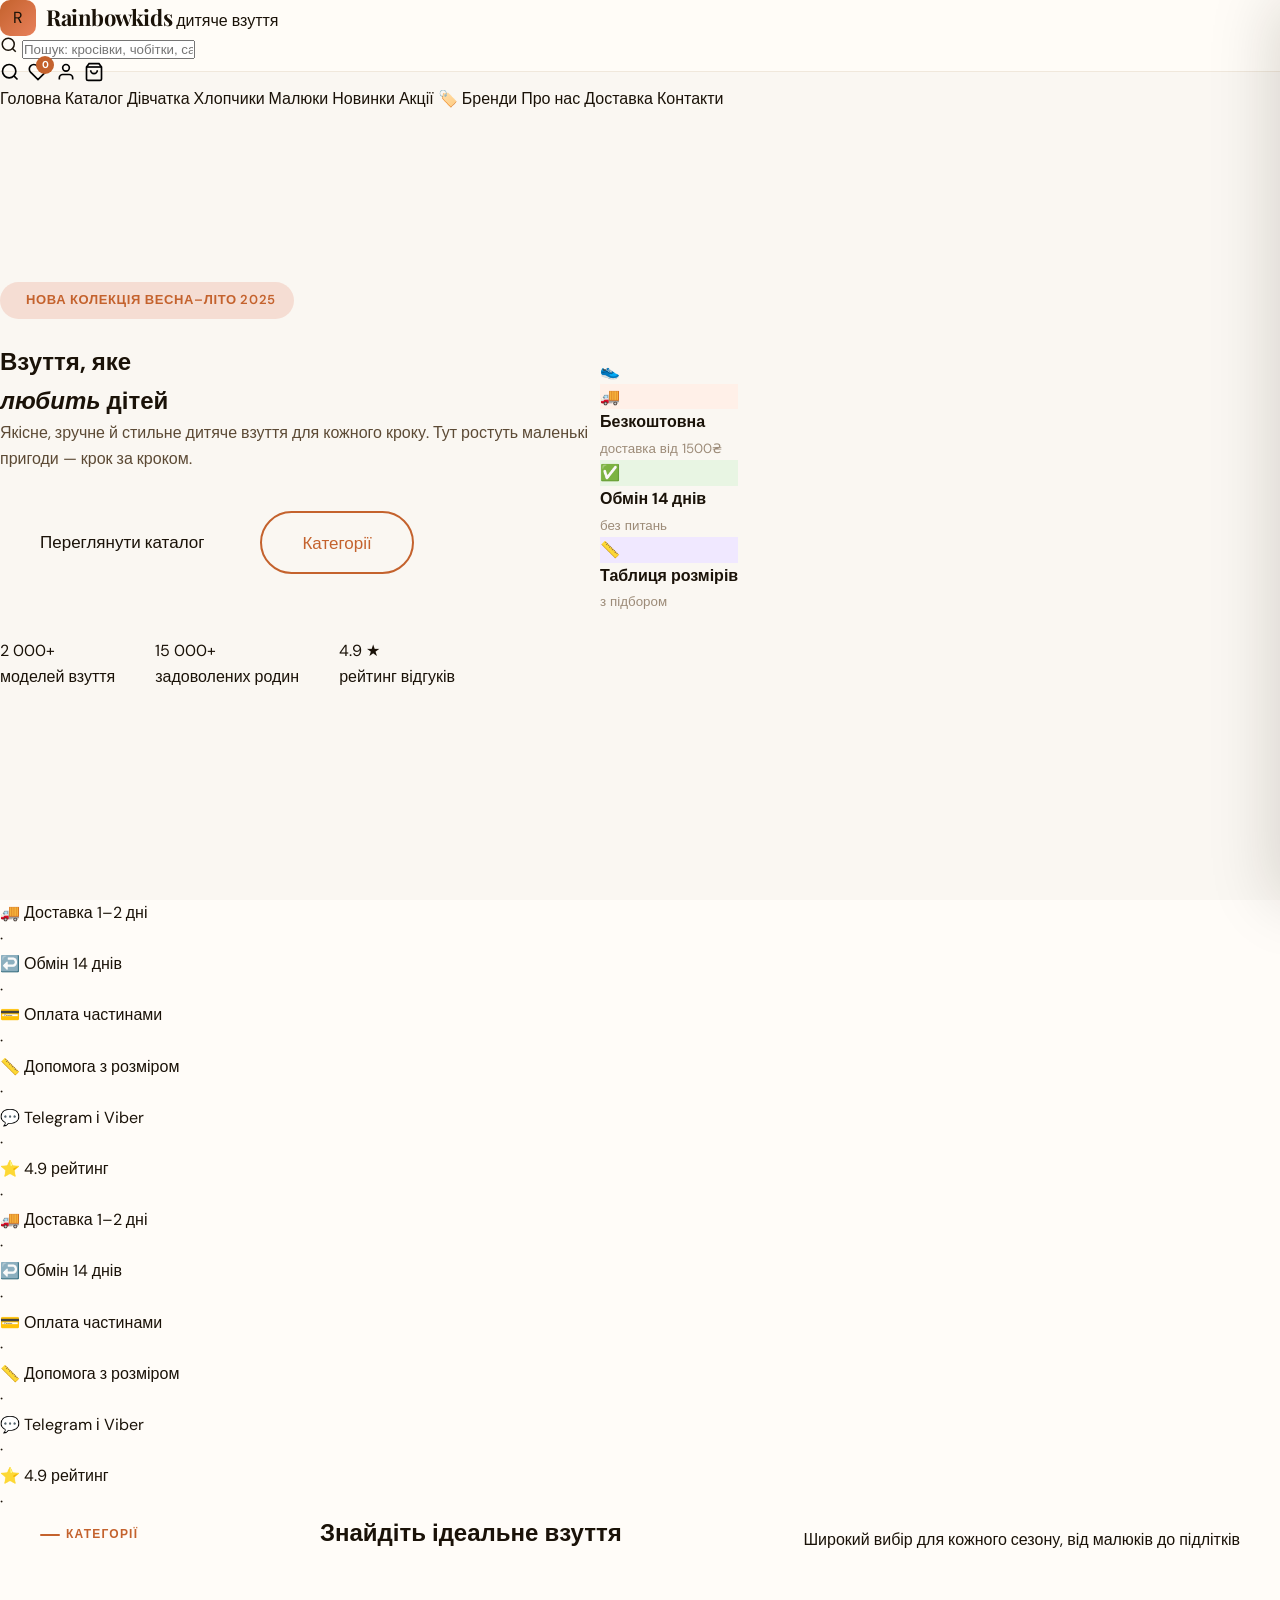
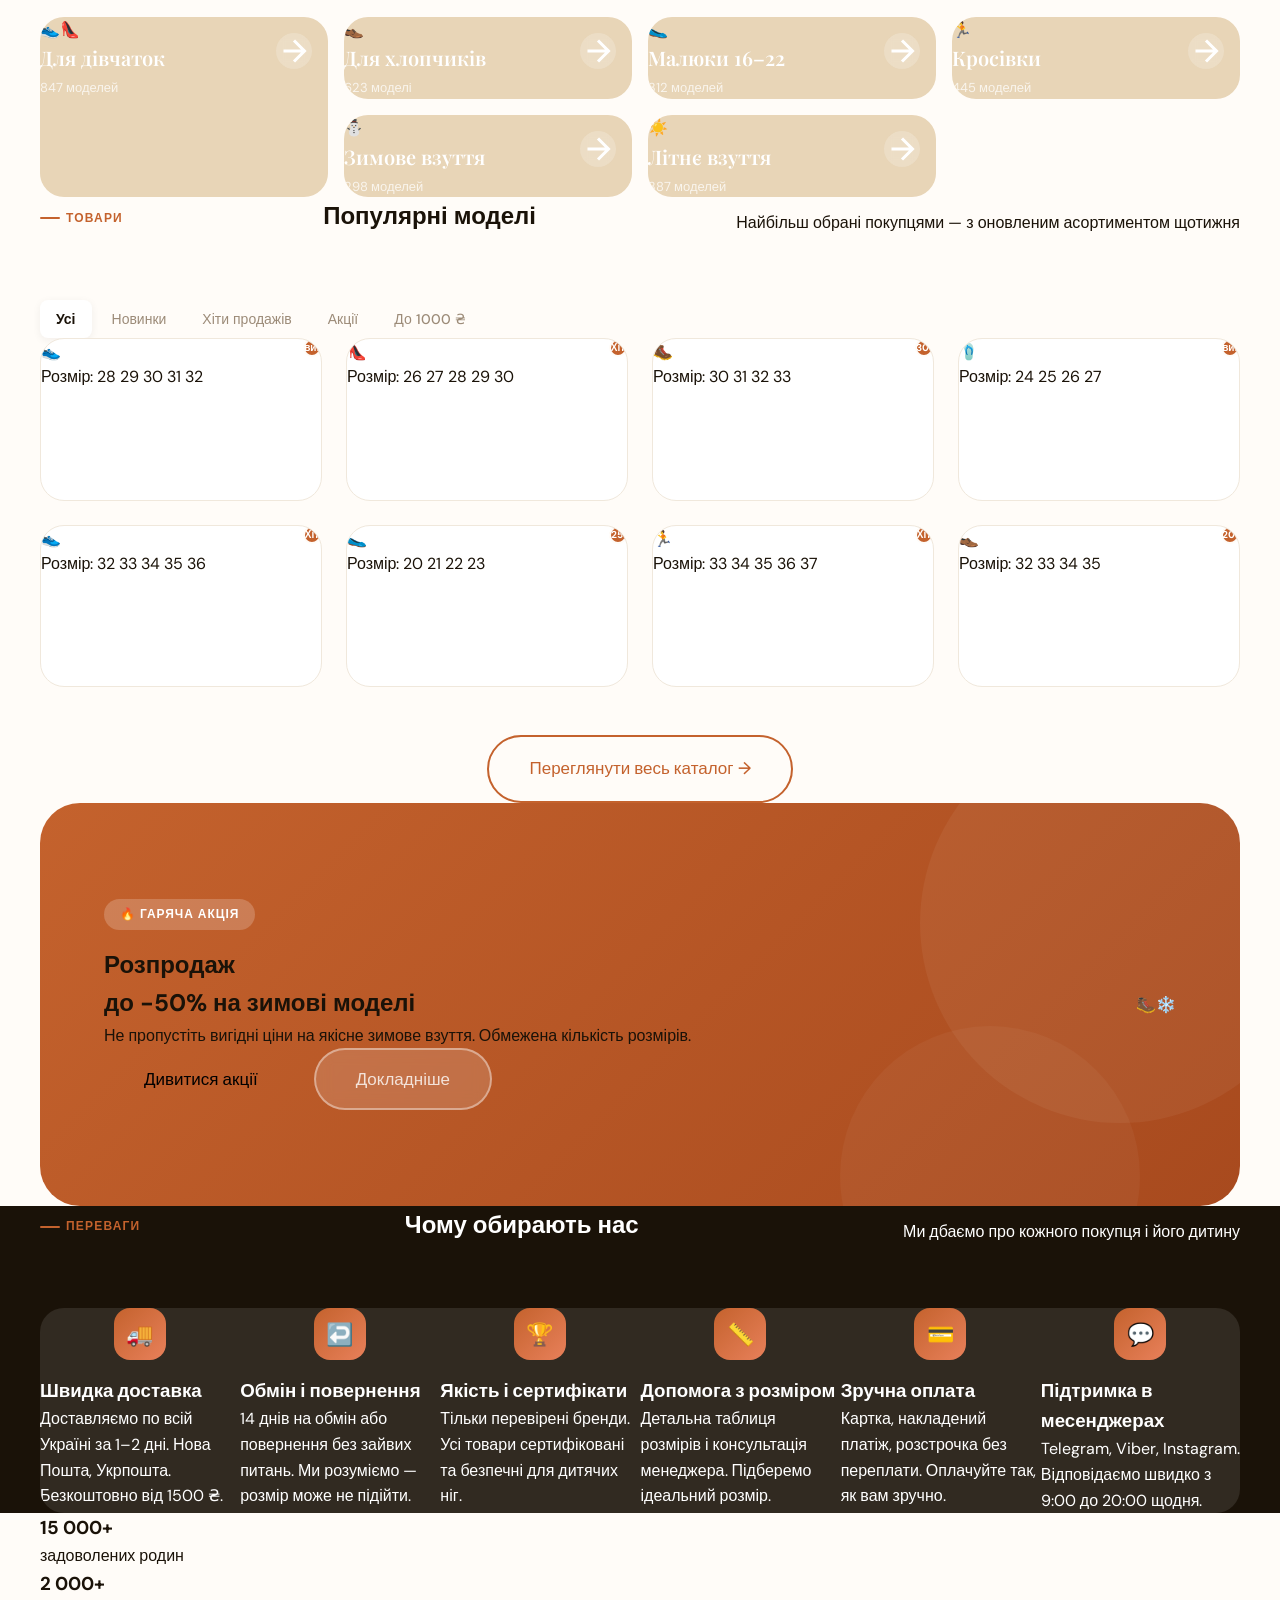
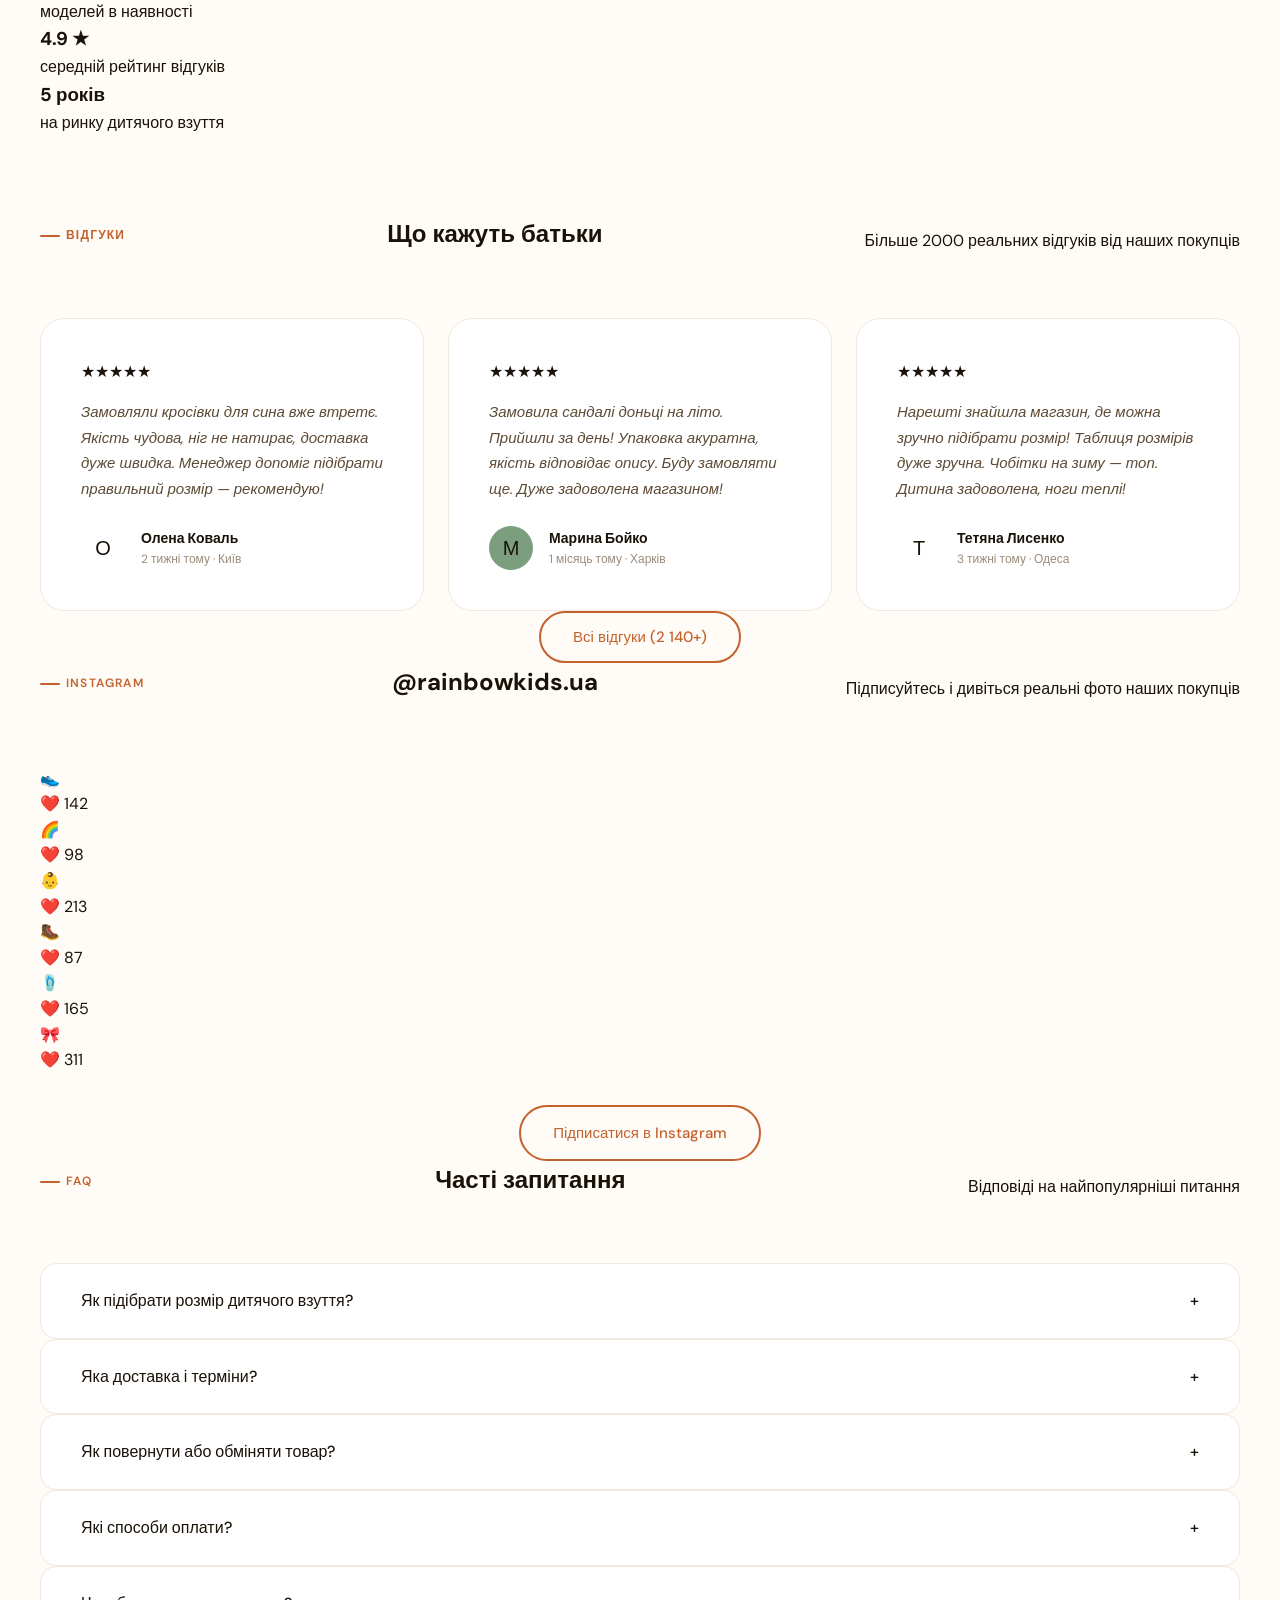
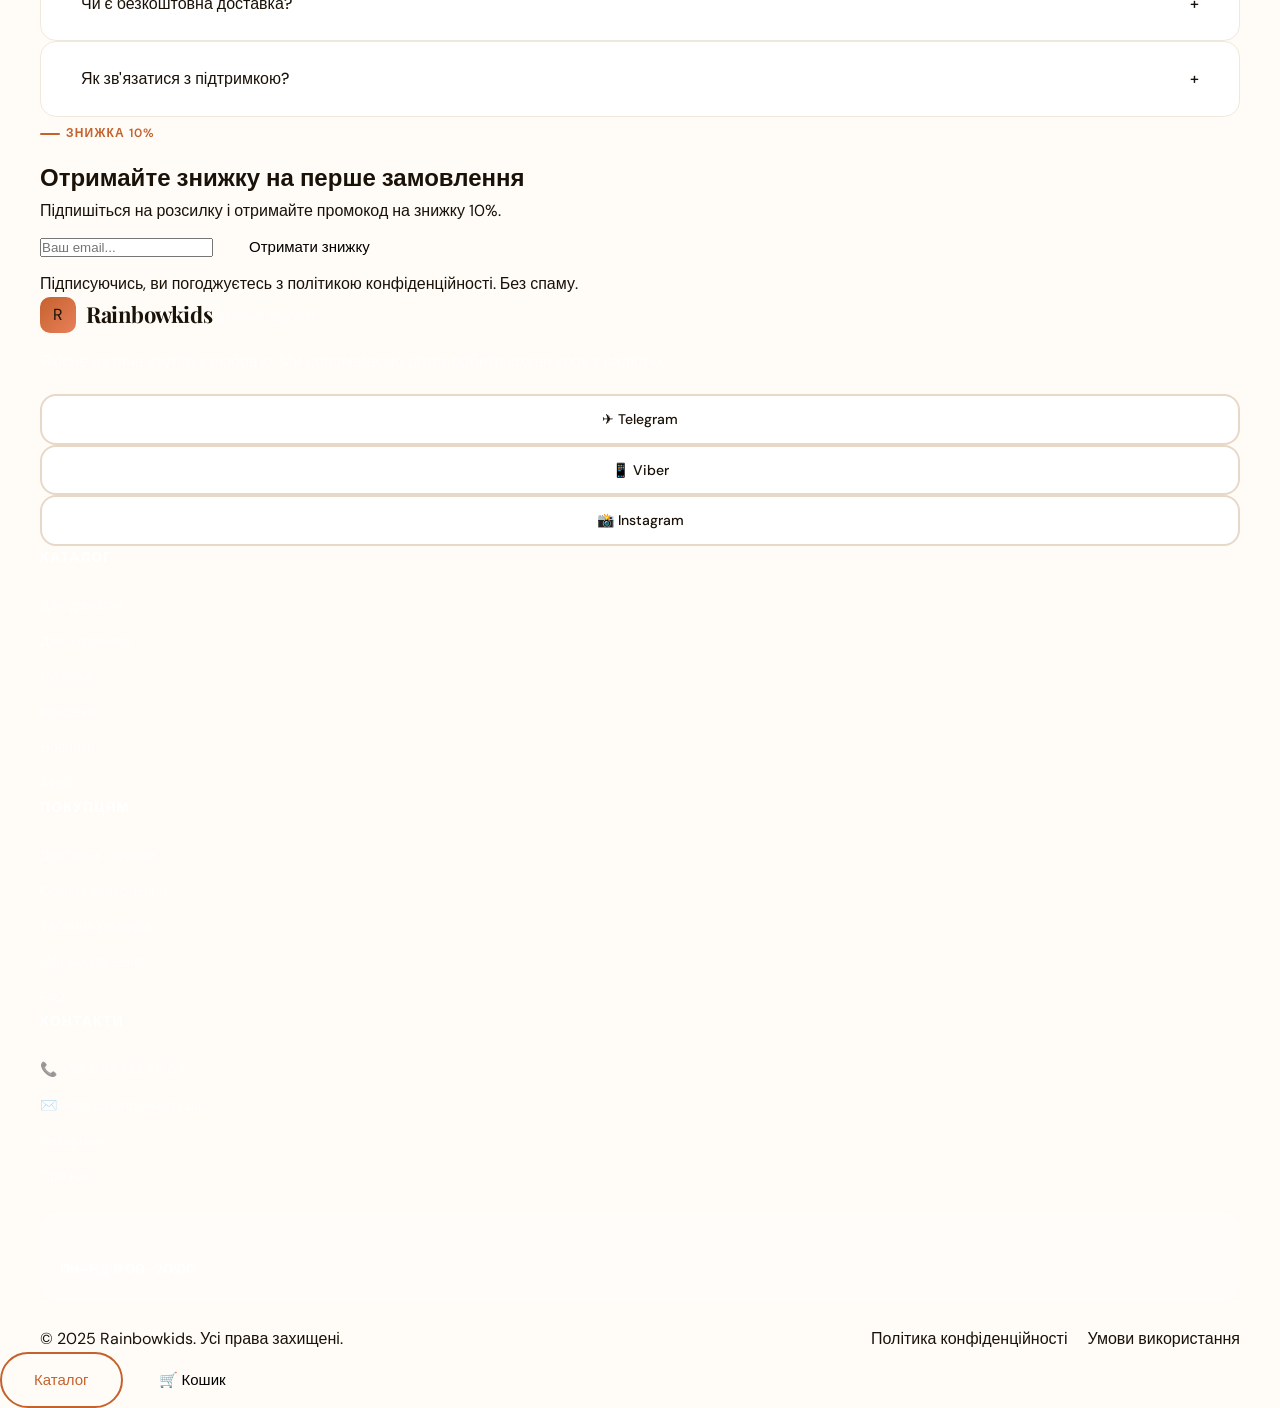
<file: index.html>
<!DOCTYPE html>
<html lang="uk">
<head>
  <meta charset="UTF-8">
  <meta name="viewport" content="width=device-width, initial-scale=1.0">
  <title>Rainbowkids — Дитяче взуття з любов'ю</title>
  <meta name="description" content="Інтернет-магазин дитячого взуття Rainbowkids. Великий вибір для дітей. Швидка доставка по Україні.">
  <link rel="icon" href="data:image/svg+xml,<svg xmlns='http://www.w3.org/2000/svg' viewBox='0 0 100 100'><text y='.9em' font-size='90'>👟</text></svg>">
  <link rel="stylesheet" href="css/main.css">
</head>
<body>

<div id="mobileMenu" class="mobile-nav">
  
  <div class="mobile-nav-panel">
    <button class="mobile-nav-close" onclick="closeMobileMenu()">✕</button>
    <a href="index.html" class="mobile-nav-link">🏠 Головна</a>
    <a href="pages/catalog.html" class="mobile-nav-link">👟 Каталог</a>
    <a href="#categories" class="mobile-nav-link">📦 Категорії</a>
    <a href="#" class="mobile-nav-link">✨ Новинки</a>
    <a href="#" class="mobile-nav-link">🏷️ Акції</a>
    <a href="#" class="mobile-nav-link">ℹ️ Про нас</a>
    <a href="#" class="mobile-nav-link">🚚 Доставка</a>
    <a href="#" class="mobile-nav-link">📞 Контакти</a>
    <div style="margin-top:auto;padding-top:24px;display:flex;flex-direction:column;gap:10px;">
      <a href="https://t.me/rainbowkids" class="messenger-btn tg" style="justify-content:center;text-decoration:none;">Telegram</a>
      <a href="viber://chat" class="messenger-btn vb" style="justify-content:center;text-decoration:none;">Viber</a>
    </div>
  </div>
</div>
<div id="mobileOverlay" class="mobile-nav-overlay"></div>

<header class="header site-header">
  <div class="header-top">
    <a href="index.html" class="logo">
      <div class="logo-mark">R</div>
      <div>
        <span class="logo-text">Rainbowkids</span>
        <span class="logo-sub">дитяче взуття</span>
      </div>
    </a>
    <div class="header-search">
      <svg class="search-icon" width="18" height="18" fill="none" stroke="currentColor" stroke-width="2" viewBox="0 0 24 24"><circle cx="11" cy="11" r="8"/><path d="m21 21-4.35-4.35"/></svg>
      <input type="text" placeholder="Пошук: кросівки, чобітки, сандалі...">
    </div>
    <div class="header-actions">
      <button class="action-btn" onclick="focusSearch()" title="Пошук">
        <svg width="20" height="20" fill="none" stroke="currentColor" stroke-width="2" viewBox="0 0 24 24"><circle cx="11" cy="11" r="8"/><path d="m21 21-4.35-4.35"/></svg>
      </button>
      <button class="action-btn" title="Обране">
        <svg width="20" height="20" fill="none" stroke="currentColor" stroke-width="2" viewBox="0 0 24 24"><path d="M20.84 4.61a5.5 5.5 0 0 0-7.78 0L12 5.67l-1.06-1.06a5.5 5.5 0 0 0-7.78 7.78l1.06 1.06L12 21.23l7.78-7.78 1.06-1.06a5.5 5.5 0 0 0 0-7.78z"/></svg>
        <span class="badge-count wish-count">0</span>
      </button>
      <button class="action-btn" title="Кабінет">
        <svg width="20" height="20" fill="none" stroke="currentColor" stroke-width="2" viewBox="0 0 24 24"><path d="M20 21v-2a4 4 0 0 0-4-4H8a4 4 0 0 0-4 4v2"/><circle cx="12" cy="7" r="4"/></svg>
      </button>
      <button class="action-btn cart-action" onclick="openCart()" title="Кошик">
        <svg width="20" height="20" fill="none" stroke="currentColor" stroke-width="2" viewBox="0 0 24 24"><path d="M6 2 3 6v14a2 2 0 0 0 2 2h14a2 2 0 0 0 2-2V6l-3-4z"/><line x1="3" y1="6" x2="21" y2="6"/><path d="M16 10a4 4 0 0 1-8 0"/></svg>
        <span class="badge-count cart-count">0</span>
      </button>
      <button class="burger mobile-menu-btn" id="mobileMenuBtn" aria-label="Меню" onclick="document.getElementById('mobileMenu')?.classList.contains('open') ? closeMobileMenu() : openMobileMenu()"><span></span><span></span><span></span></button>
    </div>
  </div>
  <nav class="main-nav">
    <div class="nav-inner">
      <a href="index.html" class="nav-link active">Головна</a>
      <a href="pages/catalog.html" class="nav-link">Каталог</a>
      <a href="#" class="nav-link">Дівчатка</a>
      <a href="#" class="nav-link">Хлопчики</a>
      <a href="#" class="nav-link">Малюки</a>
      <a href="#" class="nav-link">Новинки <span class="new-dot"></span></a>
      <a href="#" class="nav-link">Акції 🏷️</a>
      <a href="#" class="nav-link">Бренди</a>
      <a href="#" class="nav-link">Про нас</a>
      <a href="#" class="nav-link">Доставка</a>
      <a href="#" class="nav-link">Контакти</a>
    </div>
  </nav>
</header>

<main>

<section class="hero">
  <div class="hero-content reveal reveal fade-up">
    <div class="hero-tag"><span></span>Нова колекція Весна–Літо 2025</div>
    <h1>Взуття, яке<br><em>любить</em> дітей</h1>
    <p class="hero-desc">Якісне, зручне й стильне дитяче взуття для кожного кроку. Тут ростуть маленькі пригоди — крок за кроком.</p>
    <div class="hero-actions">
      <a href="pages/catalog.html" class="btn btn-coral btn-lg">Переглянути каталог</a>
      <button class="btn btn-outline btn-lg" onclick="document.getElementById('categories').scrollIntoView({behavior:'smooth'})">Категорії</button>
    </div>
    <div class="hero-stats">
      <div class="stat-item"><div class="stat-num">2 000+</div><div class="stat-label">моделей взуття</div></div>
      <div class="stat-item"><div class="stat-num">15 000+</div><div class="stat-label">задоволених родин</div></div>
      <div class="stat-item"><div class="stat-num">4.9 ★</div><div class="stat-label">рейтинг відгуків</div></div>
    </div>
  </div>
  <div class="hero-visual">
    <div class="hero-img-placeholder">
      <div class="big-shoe-visual"><div class="shoe-circle"><span>👟</span></div></div>
      <div class="floating-card card-1">
        <div class="fc-icon" style="background:#FFF0E8;">🚚</div>
        <div><strong>Безкоштовна</strong><br><small style="color:var(--text-muted)">доставка від 1500₴</small></div>
      </div>
      <div class="floating-card card-2">
        <div class="fc-icon" style="background:#E8F5E3;">✅</div>
        <div><strong>Обмін 14 днів</strong><br><small style="color:var(--text-muted)">без питань</small></div>
      </div>
      <div class="floating-card card-3">
        <div class="fc-icon" style="background:#F0E8FF;">📏</div>
        <div><strong>Таблиця розмірів</strong><br><small style="color:var(--text-muted)">з підбором</small></div>
      </div>
    </div>
  </div>
</section>

<div class="features-strip">
  <div class="features-track">
    <div class="feature-item"><span>🚚</span> Доставка 1–2 дні</div><div class="feature-sep">·</div>
    <div class="feature-item"><span>↩️</span> Обмін 14 днів</div><div class="feature-sep">·</div>
    <div class="feature-item"><span>💳</span> Оплата частинами</div><div class="feature-sep">·</div>
    <div class="feature-item"><span>📏</span> Допомога з розміром</div><div class="feature-sep">·</div>
    <div class="feature-item"><span>💬</span> Telegram і Viber</div><div class="feature-sep">·</div>
    <div class="feature-item"><span>⭐</span> 4.9 рейтинг</div><div class="feature-sep">·</div>
    <div class="feature-item"><span>🚚</span> Доставка 1–2 дні</div><div class="feature-sep">·</div>
    <div class="feature-item"><span>↩️</span> Обмін 14 днів</div><div class="feature-sep">·</div>
    <div class="feature-item"><span>💳</span> Оплата частинами</div><div class="feature-sep">·</div>
    <div class="feature-item"><span>📏</span> Допомога з розміром</div><div class="feature-sep">·</div>
    <div class="feature-item"><span>💬</span> Telegram і Viber</div><div class="feature-sep">·</div>
    <div class="feature-item"><span>⭐</span> 4.9 рейтинг</div><div class="feature-sep">·</div>
  </div>
</div>

<section class="categories-section" id="categories">
  <div class="container">
    <div class="section-header reveal reveal fade-up">
      <div class="section-tag">Категорії</div>
      <h2>Знайдіть ідеальне взуття</h2>
      <p>Широкий вибір для кожного сезону, від малюків до підлітків</p>
    </div>
    <div class="categories-grid">
      <div class="cat-card large reveal fade-up stagger-1">
        <div class="cat-img"><div class="cat-img-inner">👟👠</div></div>
        <div class="cat-body"><div><div class="cat-name">Для дівчаток</div><div class="cat-count">847 моделей</div></div><svg class="cat-arrow" width="20" height="20" fill="none" stroke="currentColor" stroke-width="2" viewBox="0 0 24 24"><path d="M5 12h14M12 5l7 7-7 7"/></svg></div>
      </div>
      <div class="cat-card reveal fade-up stagger-2">
        <div class="cat-img"><div class="cat-img-inner">👞</div></div>
        <div class="cat-body"><div><div class="cat-name">Для хлопчиків</div><div class="cat-count">623 моделі</div></div><svg class="cat-arrow" width="20" height="20" fill="none" stroke="currentColor" stroke-width="2" viewBox="0 0 24 24"><path d="M5 12h14M12 5l7 7-7 7"/></svg></div>
      </div>
      <div class="cat-card reveal fade-up stagger-3">
        <div class="cat-img"><div class="cat-img-inner">🥿</div></div>
        <div class="cat-body"><div><div class="cat-name">Малюки 16–22</div><div class="cat-count">312 моделей</div></div><svg class="cat-arrow" width="20" height="20" fill="none" stroke="currentColor" stroke-width="2" viewBox="0 0 24 24"><path d="M5 12h14M12 5l7 7-7 7"/></svg></div>
      </div>
      <div class="cat-card reveal fade-up stagger-1">
        <div class="cat-img"><div class="cat-img-inner">🏃</div></div>
        <div class="cat-body"><div><div class="cat-name">Кросівки</div><div class="cat-count">445 моделей</div></div><svg class="cat-arrow" width="20" height="20" fill="none" stroke="currentColor" stroke-width="2" viewBox="0 0 24 24"><path d="M5 12h14M12 5l7 7-7 7"/></svg></div>
      </div>
      <div class="cat-card reveal fade-up stagger-2">
        <div class="cat-img"><div class="cat-img-inner">⛄</div></div>
        <div class="cat-body"><div><div class="cat-name">Зимове взуття</div><div class="cat-count">298 моделей</div></div><svg class="cat-arrow" width="20" height="20" fill="none" stroke="currentColor" stroke-width="2" viewBox="0 0 24 24"><path d="M5 12h14M12 5l7 7-7 7"/></svg></div>
      </div>
      <div class="cat-card reveal fade-up stagger-3">
        <div class="cat-img"><div class="cat-img-inner">☀️</div></div>
        <div class="cat-body"><div><div class="cat-name">Літнє взуття</div><div class="cat-count">387 моделей</div></div><svg class="cat-arrow" width="20" height="20" fill="none" stroke="currentColor" stroke-width="2" viewBox="0 0 24 24"><path d="M5 12h14M12 5l7 7-7 7"/></svg></div>
      </div>
    </div>
  </div>
</section>

<section class="products-section">
  <div class="container">
    <div class="section-header reveal reveal fade-up">
      <div class="section-tag">Товари</div>
      <h2>Популярні моделі</h2>
      <p>Найбільш обрані покупцями — з оновленим асортиментом щотижня</p>
    </div>
    <div class="products-tabs reveal fade-up">
      <button class="tab-btn active">Усі</button>
      <button class="tab-btn">Новинки</button>
      <button class="tab-btn">Хіти продажів</button>
      <button class="tab-btn">Акції</button>
      <button class="tab-btn">До 1000 ₴</button>
    </div>
    <div class="products-grid">
      <div class="product-card reveal fade-up stagger-1">
        <div class="product-img"><div class="product-img-inner">👟</div>
          <div class="product-badges"><span class="badge badge-new">Новинка</span></div>
          <div class="product-actions">
            <button class="product-action-btn" onclick="toggleWish(this,'Кросівки Sport Air Pro')"><svg width="16" height="16" fill="none" stroke="currentColor" stroke-width="2" viewBox="0 0 24 24"><path d="M20.84 4.61a5.5 5.5 0 0 0-7.78 0L12 5.67l-1.06-1.06a5.5 5.5 0 0 0-7.78 7.78l1.06 1.06L12 21.23l7.78-7.78 1.06-1.06a5.5 5.5 0 0 0 0-7.78z"/></svg></button>
          </div>
          <div class="product-sizes"><span class="sizes-label">Розмір:</span><span class="size-chip">28</span><span class="size-chip">29</span><span class="size-chip">30</span><span class="size-chip sold-out">31</span><span class="size-chip">32</span></div>
        </div>
        <div class="product-body"><div class="product-brand">Nike Kids</div><div class="product-name">Кросівки Sport Air Pro</div>
          <div class="product-footer"><div class="product-price"><span class="price-current">1 450 ₴</span><span class="price-old">1 800 ₴</span><span class="price-discount">-19%</span></div>
            <button class="cart-btn" onclick="addToCart('Кросівки Sport Air Pro',1450,'32','👟')"><svg width="16" height="16" fill="none" stroke="currentColor" stroke-width="2.5" viewBox="0 0 24 24"><path d="M6 2 3 6v14a2 2 0 0 0 2 2h14a2 2 0 0 0 2-2V6l-3-4z"/><line x1="3" y1="6" x2="21" y2="6"/><path d="M16 10a4 4 0 0 1-8 0"/></svg></button>
          </div>
        </div>
      </div>
      <div class="product-card reveal fade-up stagger-2">
        <div class="product-img"><div class="product-img-inner">👠</div>
          <div class="product-badges"><span class="badge badge-hit">Хіт</span></div>
          <div class="product-actions"><button class="product-action-btn" onclick="toggleWish(this,'Туфлі Princess Bow')"><svg width="16" height="16" fill="none" stroke="currentColor" stroke-width="2" viewBox="0 0 24 24"><path d="M20.84 4.61a5.5 5.5 0 0 0-7.78 0L12 5.67l-1.06-1.06a5.5 5.5 0 0 0-7.78 7.78l1.06 1.06L12 21.23l7.78-7.78 1.06-1.06a5.5 5.5 0 0 0 0-7.78z"/></svg></button></div>
          <div class="product-sizes"><span class="sizes-label">Розмір:</span><span class="size-chip">26</span><span class="size-chip">27</span><span class="size-chip">28</span><span class="size-chip">29</span><span class="size-chip">30</span></div>
        </div>
        <div class="product-body"><div class="product-brand">Bartek</div><div class="product-name">Туфлі Princess Bow</div>
          <div class="product-footer"><div class="product-price"><span class="price-current">890 ₴</span></div>
            <button class="cart-btn" onclick="addToCart('Туфлі Princess Bow',890,'28','👠')"><svg width="16" height="16" fill="none" stroke="currentColor" stroke-width="2.5" viewBox="0 0 24 24"><path d="M6 2 3 6v14a2 2 0 0 0 2 2h14a2 2 0 0 0 2-2V6l-3-4z"/><line x1="3" y1="6" x2="21" y2="6"/><path d="M16 10a4 4 0 0 1-8 0"/></svg></button>
          </div>
        </div>
      </div>
      <div class="product-card reveal fade-up stagger-3">
        <div class="product-img"><div class="product-img-inner">🥾</div>
          <div class="product-badges"><span class="badge badge-sale">-30%</span></div>
          <div class="product-actions"><button class="product-action-btn" onclick="toggleWish(this,'Чоботи Winter Warm Plus')"><svg width="16" height="16" fill="none" stroke="currentColor" stroke-width="2" viewBox="0 0 24 24"><path d="M20.84 4.61a5.5 5.5 0 0 0-7.78 0L12 5.67l-1.06-1.06a5.5 5.5 0 0 0-7.78 7.78l1.06 1.06L12 21.23l7.78-7.78 1.06-1.06a5.5 5.5 0 0 0 0-7.78z"/></svg></button></div>
          <div class="product-sizes"><span class="sizes-label">Розмір:</span><span class="size-chip">30</span><span class="size-chip">31</span><span class="size-chip sold-out">32</span><span class="size-chip">33</span></div>
        </div>
        <div class="product-body"><div class="product-brand">Geox</div><div class="product-name">Чоботи Winter Warm Plus</div>
          <div class="product-footer"><div class="product-price"><span class="price-current">1 750 ₴</span><span class="price-old">2 500 ₴</span><span class="price-discount">-30%</span></div>
            <button class="cart-btn" onclick="addToCart('Чоботи Winter Warm Plus',1750,'31','🥾')"><svg width="16" height="16" fill="none" stroke="currentColor" stroke-width="2.5" viewBox="0 0 24 24"><path d="M6 2 3 6v14a2 2 0 0 0 2 2h14a2 2 0 0 0 2-2V6l-3-4z"/><line x1="3" y1="6" x2="21" y2="6"/><path d="M16 10a4 4 0 0 1-8 0"/></svg></button>
          </div>
        </div>
      </div>
      <div class="product-card reveal fade-up stagger-4">
        <div class="product-img"><div class="product-img-inner">🩴</div>
          <div class="product-badges"><span class="badge badge-new">Новинка</span></div>
          <div class="product-actions"><button class="product-action-btn" onclick="toggleWish(this,'Сандалі Summer Joy Kids')"><svg width="16" height="16" fill="none" stroke="currentColor" stroke-width="2" viewBox="0 0 24 24"><path d="M20.84 4.61a5.5 5.5 0 0 0-7.78 0L12 5.67l-1.06-1.06a5.5 5.5 0 0 0-7.78 7.78l1.06 1.06L12 21.23l7.78-7.78 1.06-1.06a5.5 5.5 0 0 0 0-7.78z"/></svg></button></div>
          <div class="product-sizes"><span class="sizes-label">Розмір:</span><span class="size-chip">24</span><span class="size-chip">25</span><span class="size-chip">26</span><span class="size-chip">27</span></div>
        </div>
        <div class="product-body"><div class="product-brand">Clarks</div><div class="product-name">Сандалі Summer Joy Kids</div>
          <div class="product-footer"><div class="product-price"><span class="price-current">720 ₴</span></div>
            <button class="cart-btn" onclick="addToCart('Сандалі Summer Joy Kids',720,'26','🩴')"><svg width="16" height="16" fill="none" stroke="currentColor" stroke-width="2.5" viewBox="0 0 24 24"><path d="M6 2 3 6v14a2 2 0 0 0 2 2h14a2 2 0 0 0 2-2V6l-3-4z"/><line x1="3" y1="6" x2="21" y2="6"/><path d="M16 10a4 4 0 0 1-8 0"/></svg></button>
          </div>
        </div>
      </div>
      <div class="product-card reveal fade-up stagger-1">
        <div class="product-img"><div class="product-img-inner">👟</div>
          <div class="product-badges"><span class="badge badge-hit">Хіт</span></div>
          <div class="product-actions"><button class="product-action-btn" onclick="toggleWish(this,'Кеди Classic White Jr.')"><svg width="16" height="16" fill="none" stroke="currentColor" stroke-width="2" viewBox="0 0 24 24"><path d="M20.84 4.61a5.5 5.5 0 0 0-7.78 0L12 5.67l-1.06-1.06a5.5 5.5 0 0 0-7.78 7.78l1.06 1.06L12 21.23l7.78-7.78 1.06-1.06a5.5 5.5 0 0 0 0-7.78z"/></svg></button></div>
          <div class="product-sizes"><span class="sizes-label">Розмір:</span><span class="size-chip">32</span><span class="size-chip">33</span><span class="size-chip">34</span><span class="size-chip">35</span><span class="size-chip">36</span></div>
        </div>
        <div class="product-body"><div class="product-brand">Converse</div><div class="product-name">Кеди Classic White Jr.</div>
          <div class="product-footer"><div class="product-price"><span class="price-current">1 290 ₴</span><span class="price-old">1 490 ₴</span><span class="price-discount">-13%</span></div>
            <button class="cart-btn" onclick="addToCart('Кеди Classic White Jr.',1290,'34','👟')"><svg width="16" height="16" fill="none" stroke="currentColor" stroke-width="2.5" viewBox="0 0 24 24"><path d="M6 2 3 6v14a2 2 0 0 0 2 2h14a2 2 0 0 0 2-2V6l-3-4z"/><line x1="3" y1="6" x2="21" y2="6"/><path d="M16 10a4 4 0 0 1-8 0"/></svg></button>
          </div>
        </div>
      </div>
      <div class="product-card reveal fade-up stagger-2">
        <div class="product-img"><div class="product-img-inner">🥿</div>
          <div class="product-badges"><span class="badge badge-new">Новинка</span><span class="badge badge-sale">-25%</span></div>
          <div class="product-actions"><button class="product-action-btn" onclick="toggleWish(this,'Мокасини Soft Step Baby')"><svg width="16" height="16" fill="none" stroke="currentColor" stroke-width="2" viewBox="0 0 24 24"><path d="M20.84 4.61a5.5 5.5 0 0 0-7.78 0L12 5.67l-1.06-1.06a5.5 5.5 0 0 0-7.78 7.78l1.06 1.06L12 21.23l7.78-7.78 1.06-1.06a5.5 5.5 0 0 0 0-7.78z"/></svg></button></div>
          <div class="product-sizes"><span class="sizes-label">Розмір:</span><span class="size-chip">20</span><span class="size-chip">21</span><span class="size-chip">22</span><span class="size-chip sold-out">23</span></div>
        </div>
        <div class="product-body"><div class="product-brand">Bobux</div><div class="product-name">Мокасини Soft Step Baby</div>
          <div class="product-footer"><div class="product-price"><span class="price-current">675 ₴</span><span class="price-old">900 ₴</span><span class="price-discount">-25%</span></div>
            <button class="cart-btn" onclick="addToCart('Мокасини Soft Step Baby',675,'21','🥿')"><svg width="16" height="16" fill="none" stroke="currentColor" stroke-width="2.5" viewBox="0 0 24 24"><path d="M6 2 3 6v14a2 2 0 0 0 2 2h14a2 2 0 0 0 2-2V6l-3-4z"/><line x1="3" y1="6" x2="21" y2="6"/><path d="M16 10a4 4 0 0 1-8 0"/></svg></button>
          </div>
        </div>
      </div>
      <div class="product-card reveal fade-up stagger-3">
        <div class="product-img"><div class="product-img-inner">🏃</div>
          <div class="product-badges"><span class="badge badge-hit">Хіт</span></div>
          <div class="product-actions"><button class="product-action-btn" onclick="toggleWish(this,'Кросівки Run Fast Junior')"><svg width="16" height="16" fill="none" stroke="currentColor" stroke-width="2" viewBox="0 0 24 24"><path d="M20.84 4.61a5.5 5.5 0 0 0-7.78 0L12 5.67l-1.06-1.06a5.5 5.5 0 0 0-7.78 7.78l1.06 1.06L12 21.23l7.78-7.78 1.06-1.06a5.5 5.5 0 0 0 0-7.78z"/></svg></button></div>
          <div class="product-sizes"><span class="sizes-label">Розмір:</span><span class="size-chip">33</span><span class="size-chip">34</span><span class="size-chip">35</span><span class="size-chip">36</span><span class="size-chip">37</span></div>
        </div>
        <div class="product-body"><div class="product-brand">Adidas Kids</div><div class="product-name">Кросівки Run Fast Junior</div>
          <div class="product-footer"><div class="product-price"><span class="price-current">1 890 ₴</span></div>
            <button class="cart-btn" onclick="addToCart('Кросівки Run Fast Junior',1890,'35','🏃')"><svg width="16" height="16" fill="none" stroke="currentColor" stroke-width="2.5" viewBox="0 0 24 24"><path d="M6 2 3 6v14a2 2 0 0 0 2 2h14a2 2 0 0 0 2-2V6l-3-4z"/><line x1="3" y1="6" x2="21" y2="6"/><path d="M16 10a4 4 0 0 1-8 0"/></svg></button>
          </div>
        </div>
      </div>
      <div class="product-card reveal fade-up stagger-4">
        <div class="product-img"><div class="product-img-inner">👞</div>
          <div class="product-badges"><span class="badge badge-sale">-20%</span></div>
          <div class="product-actions"><button class="product-action-btn" onclick="toggleWish(this,'Туфлі School Classic Premium')"><svg width="16" height="16" fill="none" stroke="currentColor" stroke-width="2" viewBox="0 0 24 24"><path d="M20.84 4.61a5.5 5.5 0 0 0-7.78 0L12 5.67l-1.06-1.06a5.5 5.5 0 0 0-7.78 7.78l1.06 1.06L12 21.23l7.78-7.78 1.06-1.06a5.5 5.5 0 0 0 0-7.78z"/></svg></button></div>
          <div class="product-sizes"><span class="sizes-label">Розмір:</span><span class="size-chip">32</span><span class="size-chip">33</span><span class="size-chip sold-out">34</span><span class="size-chip">35</span></div>
        </div>
        <div class="product-body"><div class="product-brand">Naturino</div><div class="product-name">Туфлі School Classic Premium</div>
          <div class="product-footer"><div class="product-price"><span class="price-current">1 360 ₴</span><span class="price-old">1 700 ₴</span><span class="price-discount">-20%</span></div>
            <button class="cart-btn" onclick="addToCart('Туфлі School Classic Premium',1360,'33','👞')"><svg width="16" height="16" fill="none" stroke="currentColor" stroke-width="2.5" viewBox="0 0 24 24"><path d="M6 2 3 6v14a2 2 0 0 0 2 2h14a2 2 0 0 0 2-2V6l-3-4z"/><line x1="3" y1="6" x2="21" y2="6"/><path d="M16 10a4 4 0 0 1-8 0"/></svg></button>
          </div>
        </div>
      </div>
    </div>
    <div style="text-align:center;margin-top:48px;" class="reveal fade-up">
      <a href="pages/catalog.html" class="btn btn-outline btn-lg">Переглянути весь каталог →</a>
    </div>
  </div>
</section>

<section class="promo-section">
  <div class="container">
    <div class="promo-banner reveal fade-in">
      <div class="promo-content">
        <span class="promo-tag">🔥 Гаряча акція</span>
        <h2>Розпродаж<br>до -50% на зимові моделі</h2>
        <p>Не пропустіть вигідні ціни на якісне зимове взуття. Обмежена кількість розмірів.</p>
        <div class="promo-actions">
          <button class="btn btn-coral btn-lg" onclick="showToast('🏷️ Переходимо в акції!')">Дивитися акції</button>
          <button class="btn btn-ghost btn-lg" style="color:rgba(255,255,255,0.8);">Докладніше</button>
        </div>
      </div>
      <div class="promo-visual">🥾❄️</div>
    </div>
  </div>
</section>

<section class="benefits-section">
  <div class="container">
    <div class="section-header reveal reveal fade-up">
      <div class="section-tag">Переваги</div>
      <h2>Чому обирають нас</h2>
      <p>Ми дбаємо про кожного покупця і його дитину</p>
    </div>
    <div class="benefits-grid">
      <div class="benefit-card reveal fade-up stagger-1"><div class="benefit-icon">🚚</div><h3>Швидка доставка</h3><p>Доставляємо по всій Україні за 1–2 дні. Нова Пошта, Укрпошта. Безкоштовно від 1500 ₴.</p></div>
      <div class="benefit-card reveal fade-up stagger-2"><div class="benefit-icon">↩️</div><h3>Обмін і повернення</h3><p>14 днів на обмін або повернення без зайвих питань. Ми розуміємо — розмір може не підійти.</p></div>
      <div class="benefit-card reveal fade-up stagger-3"><div class="benefit-icon">🏆</div><h3>Якість і сертифікати</h3><p>Тільки перевірені бренди. Усі товари сертифіковані та безпечні для дитячих ніг.</p></div>
      <div class="benefit-card reveal fade-up stagger-1"><div class="benefit-icon">📏</div><h3>Допомога з розміром</h3><p>Детальна таблиця розмірів і консультація менеджера. Підберемо ідеальний розмір.</p></div>
      <div class="benefit-card reveal fade-up stagger-2"><div class="benefit-icon">💳</div><h3>Зручна оплата</h3><p>Картка, накладений платіж, розстрочка без переплати. Оплачуйте так, як вам зручно.</p></div>
      <div class="benefit-card reveal fade-up stagger-3"><div class="benefit-icon">💬</div><h3>Підтримка в месенджерах</h3><p>Telegram, Viber, Instagram. Відповідаємо швидко з 9:00 до 20:00 щодня.</p></div>
    </div>
  </div>
</section>

<section style="padding:0 0 80px;">
  <div class="container">
    <div class="trust-bar reveal fade-in">
      <div class="trust-item"><h3>15 000+</h3><p>задоволених родин</p></div>
      <div class="trust-item"><h3>2 000+</h3><p>моделей в наявності</p></div>
      <div class="trust-item"><h3>4.9 ★</h3><p>середній рейтинг відгуків</p></div>
      <div class="trust-item"><h3>5 років</h3><p>на ринку дитячого взуття</p></div>
    </div>
  </div>
</section>

<section class="reviews-section">
  <div class="container">
    <div class="section-header reveal reveal fade-up"><div class="section-tag">Відгуки</div><h2>Що кажуть батьки</h2><p>Більше 2000 реальних відгуків від наших покупців</p></div>
    <div class="reviews-grid">
      <div class="review-card reveal fade-up stagger-1"><div class="review-stars">★★★★★</div><p class="review-text">Замовляли кросівки для сина вже втретє. Якість чудова, ніг не натирає, доставка дуже швидка. Менеджер допоміг підібрати правильний розмір — рекомендую!</p><div class="review-author"><div class="review-avatar" style="background:var(--coral);">О</div><div><div class="review-name">Олена Коваль</div><div class="review-date">2 тижні тому · Київ</div></div></div></div>
      <div class="review-card reveal fade-up stagger-2"><div class="review-stars">★★★★★</div><p class="review-text">Замовила сандалі доньці на літо. Прийшли за день! Упаковка акуратна, якість відповідає опису. Буду замовляти ще. Дуже задоволена магазином!</p><div class="review-author"><div class="review-avatar" style="background:var(--sage);">М</div><div><div class="review-name">Марина Бойко</div><div class="review-date">1 місяць тому · Харків</div></div></div></div>
      <div class="review-card reveal fade-up stagger-3"><div class="review-stars">★★★★★</div><p class="review-text">Нарешті знайшла магазин, де можна зручно підібрати розмір! Таблиця розмірів дуже зручна. Чобітки на зиму — топ. Дитина задоволена, ноги теплі!</p><div class="review-author"><div class="review-avatar" style="background:var(--lavender);color:var(--text-primary);">Т</div><div><div class="review-name">Тетяна Лисенко</div><div class="review-date">3 тижні тому · Одеса</div></div></div></div>
    </div>
    <div style="text-align:center;" class="reveal fade-up"><button class="btn btn-outline">Всі відгуки (2 140+)</button></div>
  </div>
</section>

<section class="instagram-section">
  <div class="container">
    <div class="section-header reveal reveal fade-up"><div class="section-tag">Instagram</div><h2>@rainbowkids.ua</h2><p>Підписуйтесь і дивіться реальні фото наших покупців</p></div>
    <div class="instagram-grid reveal fade-in">
      <div class="ig-item"><span>👟</span><div class="ig-overlay">❤️ 142</div></div>
      <div class="ig-item"><span>🌈</span><div class="ig-overlay">❤️ 98</div></div>
      <div class="ig-item"><span>👶</span><div class="ig-overlay">❤️ 213</div></div>
      <div class="ig-item"><span>🥾</span><div class="ig-overlay">❤️ 87</div></div>
      <div class="ig-item"><span>🩴</span><div class="ig-overlay">❤️ 165</div></div>
      <div class="ig-item"><span>🎀</span><div class="ig-overlay">❤️ 311</div></div>
    </div>
    <div style="text-align:center;margin-top:32px;" class="reveal fade-up"><a href="https://instagram.com/rainbowkids.ua" class="btn btn-outline" target="_blank" rel="noopener">Підписатися в Instagram</a></div>
  </div>
</section>

<section class="faq-section">
  <div class="container">
    <div class="section-header reveal reveal fade-up"><div class="section-tag">FAQ</div><h2>Часті запитання</h2><p>Відповіді на найпопулярніші питання</p></div>
    <div class="faq-grid">
      <div class="faq-item"><div class="faq-q faq-question">Як підібрати розмір дитячого взуття? <div class="faq-icon">+</div></div><div class="faq-a">Виміряйте стопу дитини в сантиметрах і порівняйте з нашою таблицею розмірів. Якщо є сумніви — пишіть нам у Telegram або Viber, підберемо разом.</div></div>
      <div class="faq-item"><div class="faq-q faq-question">Яка доставка і терміни? <div class="faq-icon">+</div></div><div class="faq-a">Доставляємо Новою Поштою та Укрпоштою по всій Україні. Зазвичай 1–2 дні після відправки. Відправляємо в день замовлення або наступного дня.</div></div>
      <div class="faq-item"><div class="faq-q faq-question">Як повернути або обміняти товар? <div class="faq-icon">+</div></div><div class="faq-a">Протягом 14 днів ви можете повернути або обміняти товар без жодних проблем. Напишіть нам — домовимося про деталі.</div></div>
      <div class="faq-item"><div class="faq-q faq-question">Які способи оплати? <div class="faq-icon">+</div></div><div class="faq-a">Приймаємо оплату карткою онлайн, накладним платежем, через Privat24, а також пропонуємо розстрочку без переплати.</div></div>
      <div class="faq-item"><div class="faq-q faq-question">Чи є безкоштовна доставка? <div class="faq-icon">+</div></div><div class="faq-a">Так! Безкоштовна доставка при замовленні від 1500 грн.</div></div>
      <div class="faq-item"><div class="faq-q faq-question">Як зв'язатися з підтримкою? <div class="faq-icon">+</div></div><div class="faq-a">Telegram, Viber, Instagram або телефоном. Працюємо з 9:00 до 20:00 щодня. Зазвичай відповідаємо протягом 15–30 хвилин.</div></div>
    </div>
  </div>
</section>

<section class="newsletter-section">
  <div class="container">
    <div class="newsletter-inner reveal fade-up">
      <div class="section-tag" style="margin-bottom:16px;">Знижка 10%</div>
      <h2>Отримайте знижку на перше замовлення</h2>
      <p>Підпишіться на розсилку і отримайте промокод на знижку 10%.</p>
      <div class="newsletter-form">
        <input type="email" placeholder="Ваш email...">
        <button class="btn btn-coral" onclick="showToast('🎉 Промокод надіслано!')">Отримати знижку</button>
      </div>
      <p class="newsletter-consent">Підписуючись, ви погоджуєтесь з <a href="#" style="color:var(--coral)">політикою конфіденційності</a>. Без спаму.</p>
    </div>
  </div>
</section>

</main>

<footer class="site-footer">
  <div class="container">
    <div class="footer-main">
      <div class="footer-logo">
        <a href="index.html" class="logo"><div class="logo-mark">R</div><div><span class="logo-text">Rainbowkids</span><span class="logo-sub" style="color:rgba(255,255,255,0.4)">дитяче взуття</span></div></a>
        <p style="color:rgba(255,255,255,0.6);margin-top:16px;">Якісне дитяче взуття з любов'ю. Ми допомагаємо дітям робити кожен крок з радістю.</p>
        <div class="footer-messengers" style="margin-top:20px;">
          <a href="https://t.me/rainbowkids" class="messenger-btn tg" target="_blank" rel="noopener">✈ Telegram</a>
          <a href="viber://chat" class="messenger-btn vb">📱 Viber</a>
          <a href="https://instagram.com/rainbowkids.ua" class="messenger-btn ig" target="_blank" rel="noopener">📸 Instagram</a>
        </div>
      </div>
      <div class="footer-col"><h4>Каталог</h4><ul class="footer-links"><li><a href="#">Для дівчаток</a></li><li><a href="#">Для хлопчиків</a></li><li><a href="#">Малюки</a></li><li><a href="#">Кросівки</a></li><li><a href="#">Новинки</a></li><li><a href="#">Акції</a></li></ul></div>
      <div class="footer-col"><h4>Покупцям</h4><ul class="footer-links"><li><a href="#">Доставка і оплата</a></li><li><a href="#">Обмін і повернення</a></li><li><a href="#">Таблиця розмірів</a></li><li><a href="#">Мої замовлення</a></li><li><a href="#">FAQ</a></li></ul></div>
      <div class="footer-col"><h4>Контакти</h4><ul class="footer-links"><li><a href="tel:+380991234567">📞 +38 099 123 45 67</a></li><li><a href="mailto:hello@rainbowkids.ua">✉️ hello@rainbowkids.ua</a></li><li><a href="#">Instagram</a></li><li><a href="#">Про нас</a></li></ul>
        <div style="margin-top:24px;padding:20px;background:rgba(255,255,255,0.07);border-radius:16px;"><div style="color:rgba(255,255,255,0.5);font-size:0.75rem;margin-bottom:6px;">Графік роботи</div><div style="color:#fff;font-weight:600;font-size:0.9rem;">Пн–Нд 9:00–20:00</div></div>
      </div>
    </div>
    <div class="footer-bottom"><span>© 2025 Rainbowkids. Усі права захищені.</span><div style="display:flex;gap:20px;flex-wrap:wrap;"><a href="#">Політика конфіденційності</a><a href="#">Умови використання</a></div></div>
  </div>
</footer>

<div id="cartOverlay" class="cart-overlay"></div>
<div id="cartDrawer" class="cart-drawer">
  <div class="cart-header"><h3>Мій кошик</h3><button class="cart-close" onclick="closeCart()">✕</button></div>
  <div class="cart-body" id="cartBody"><div class="cart-empty"><span>🛒</span><h4>Кошик порожній</h4><p>Додайте товари, щоб продовжити</p><button class="btn btn-coral btn-sm" onclick="closeCart()">В каталог</button></div></div>
  <div class="cart-footer"><div class="cart-total"><span class="cart-total-label">Разом:</span><span class="cart-total-price" id="cartTotal">0 ₴</span></div><button class="btn btn-coral cart-checkout-btn btn-lg" onclick="showToast('🎉 Переходимо до оформлення!')">Оформити замовлення</button></div>
</div>

<div class="sticky-mobile">
  <a href="pages/catalog.html" class="btn btn-outline" style="flex:1;justify-content:center;">Каталог</a>
  <button class="btn btn-coral" style="flex:1;" onclick="openCart()">🛒 Кошик</button>
</div>

<div id="cartToast" class="cart-toast"></div>
<script>
function focusSearch(){document.querySelector('.header-search input')?.focus();}
function addToCart(name, price, size, emoji){
  if (typeof cart === "undefined") return;
  cart.add({
    id: String(name).toLowerCase().replace(/[^a-zа-яіїєґ0-9]+/gi, "-"),
    name: name,
    brand: "Rainbowkids",
    price: Number(price),
    size: size,
    emoji: emoji || "👟"
  });
}
function toggleWish(btn, name){
  btn.classList.toggle("active");
  const countEl = document.querySelector(".wish-count");
  const current = Number(countEl?.textContent || 0);
  const next = btn.classList.contains("active") ? current + 1 : Math.max(0, current - 1);
  if (countEl) countEl.textContent = String(next);
  if (typeof showToast === "function") {
    showToast(btn.classList.contains("active") ? `❤️ ${name} додано в обране` : `🤍 ${name} прибрано з обраного`);
  }
}
</script>
<script src="js/main.js"></script>
</body>
</html>
</file>
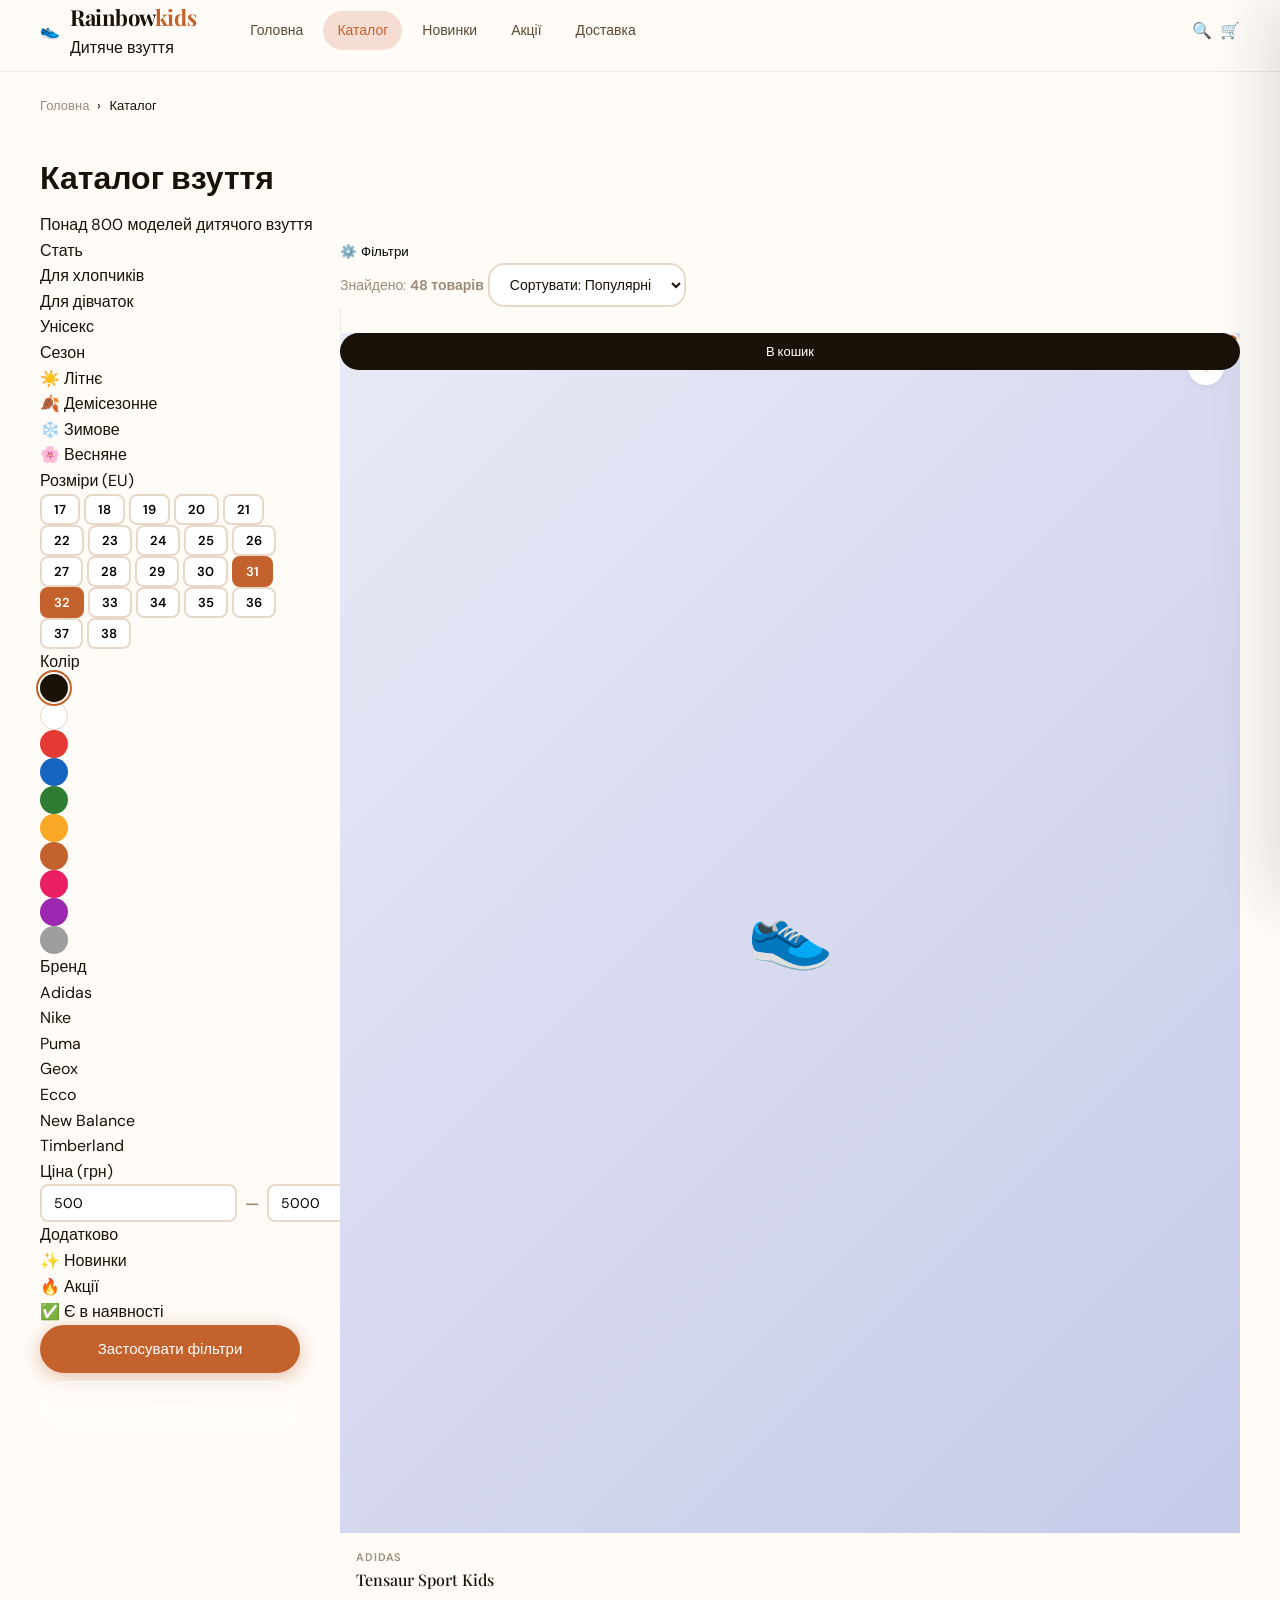
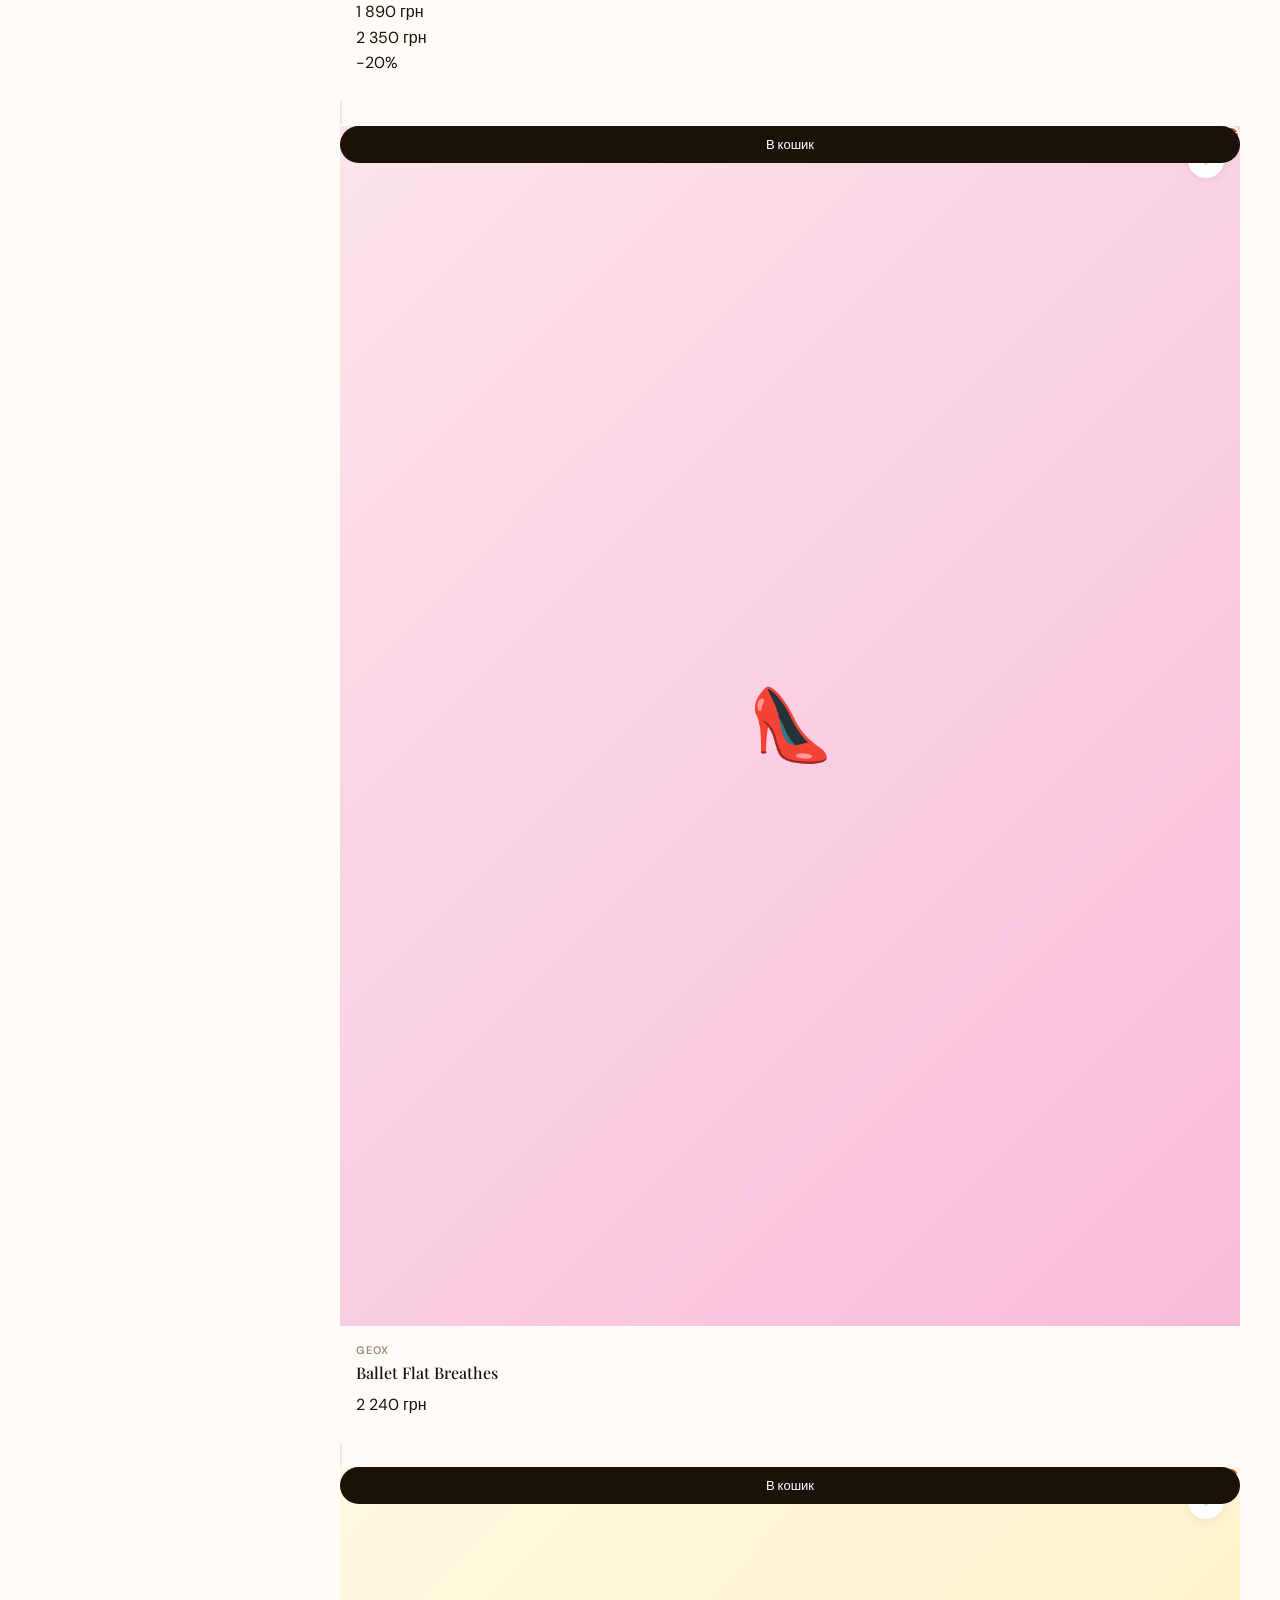
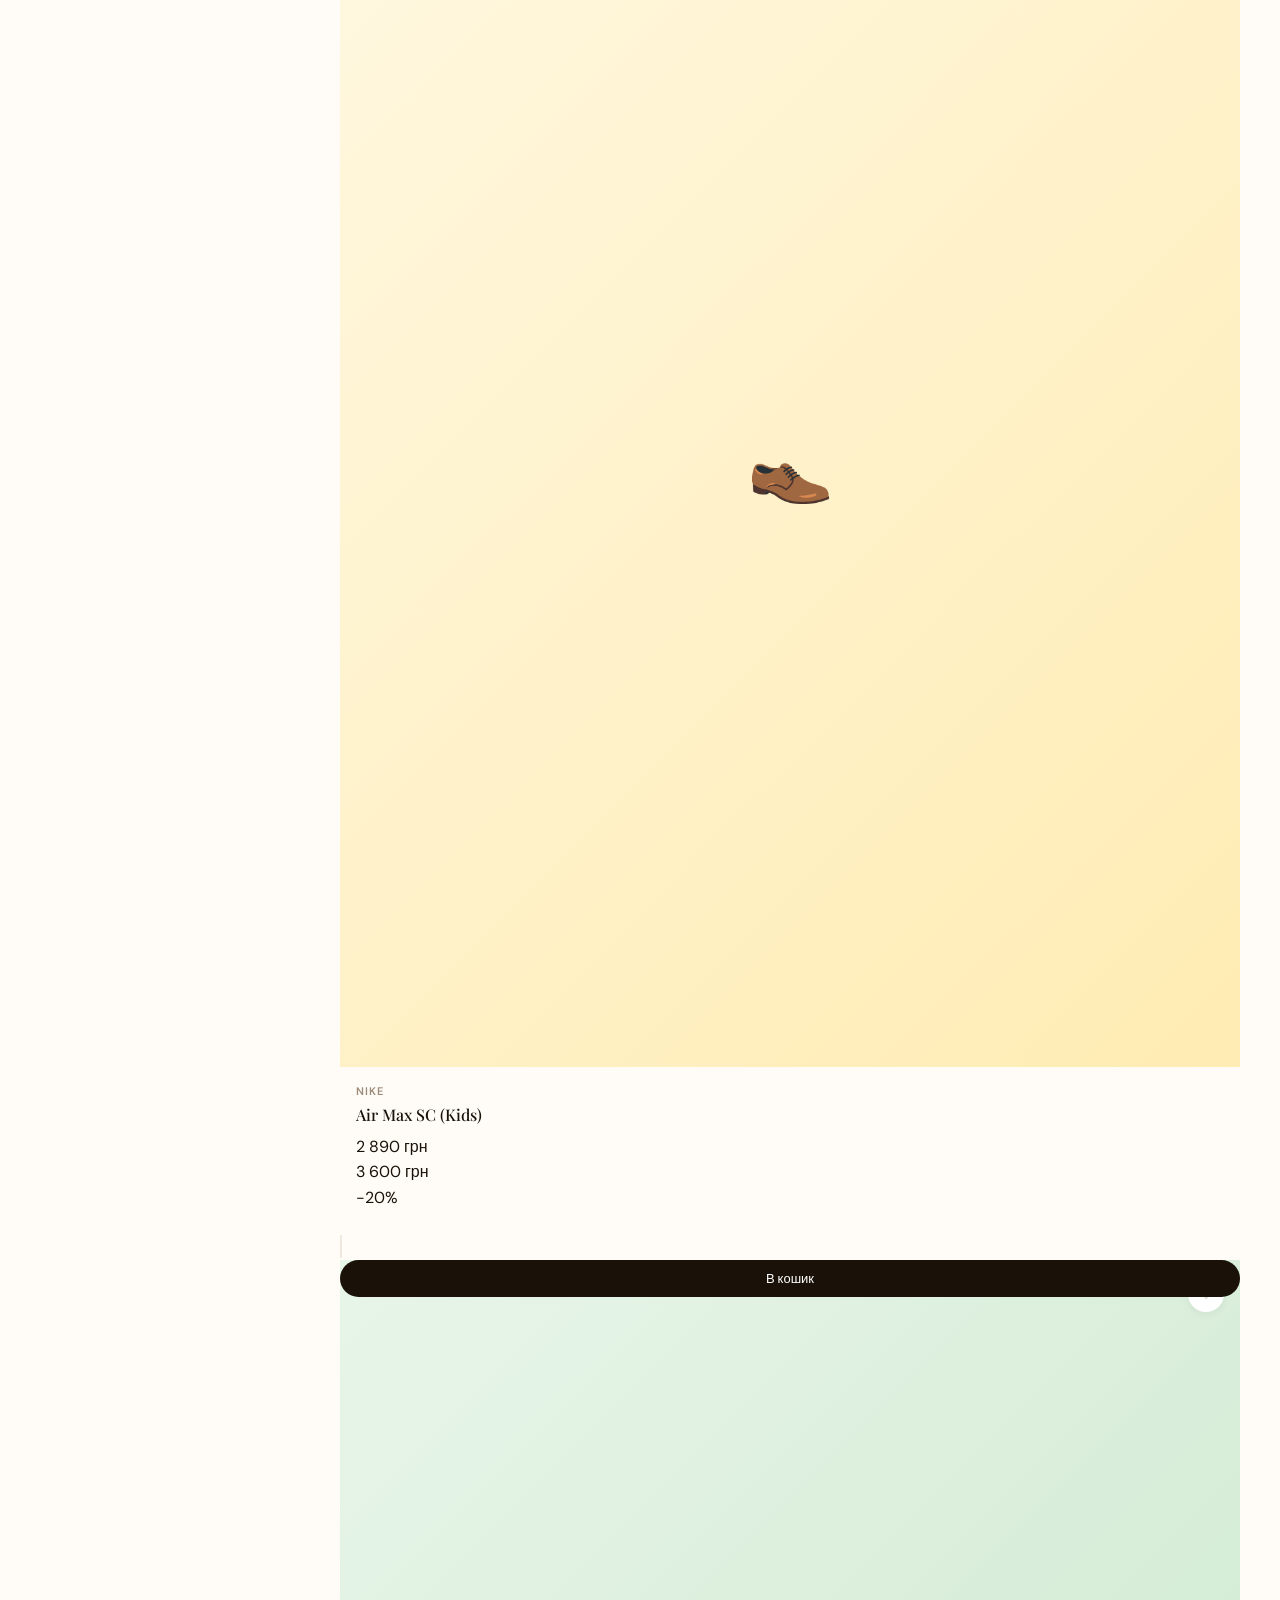
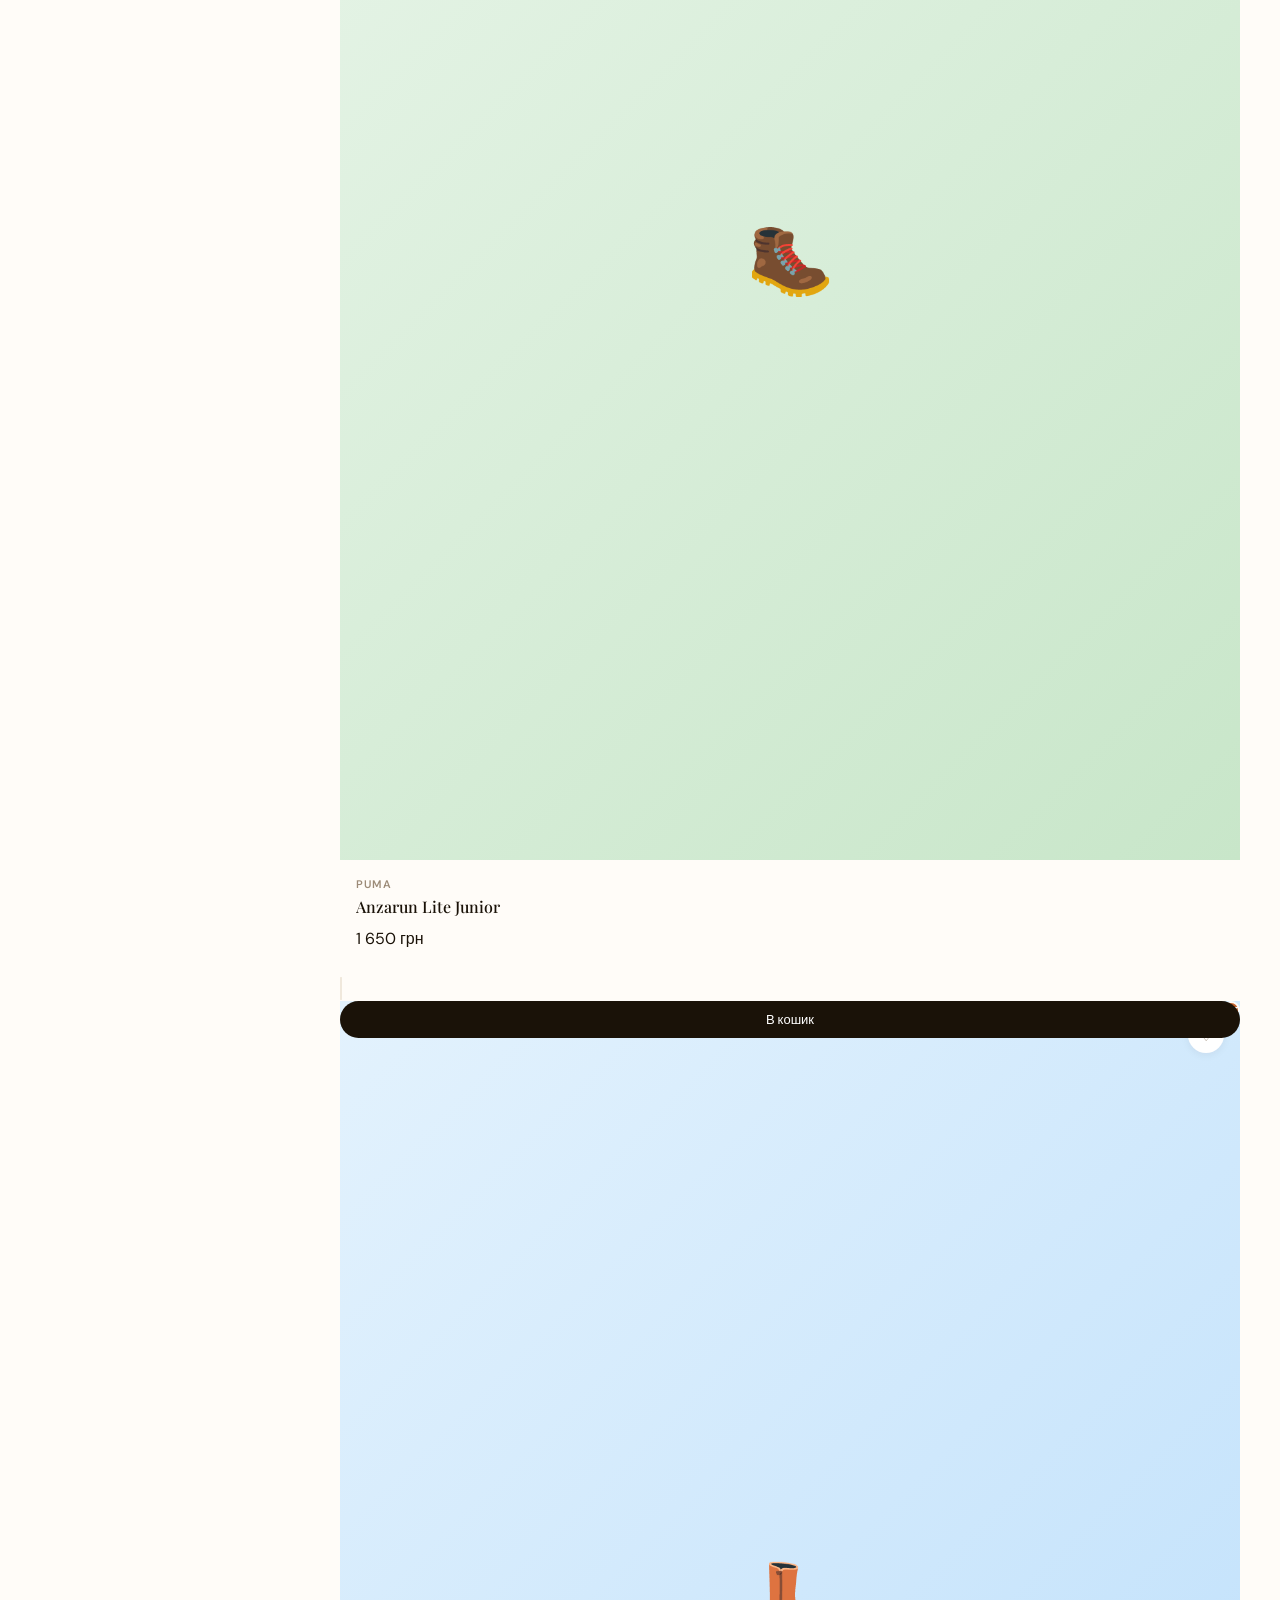
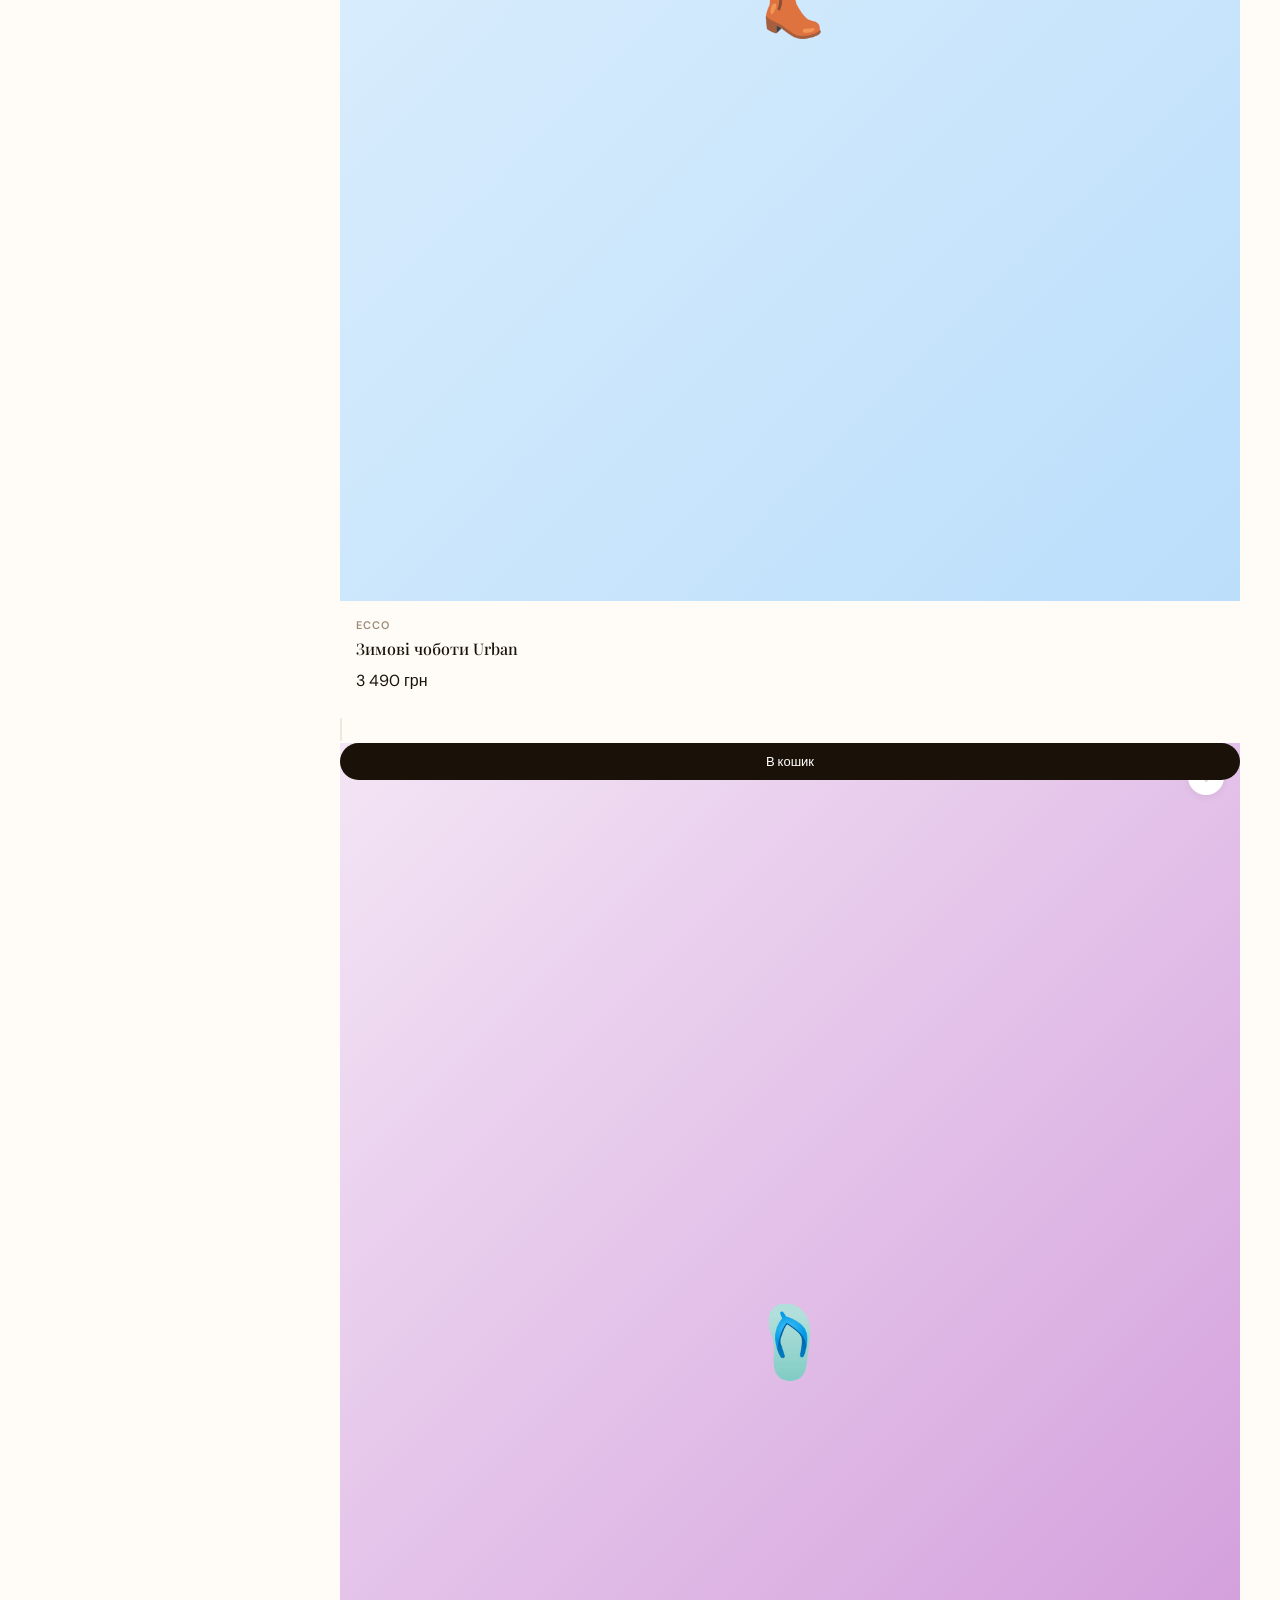
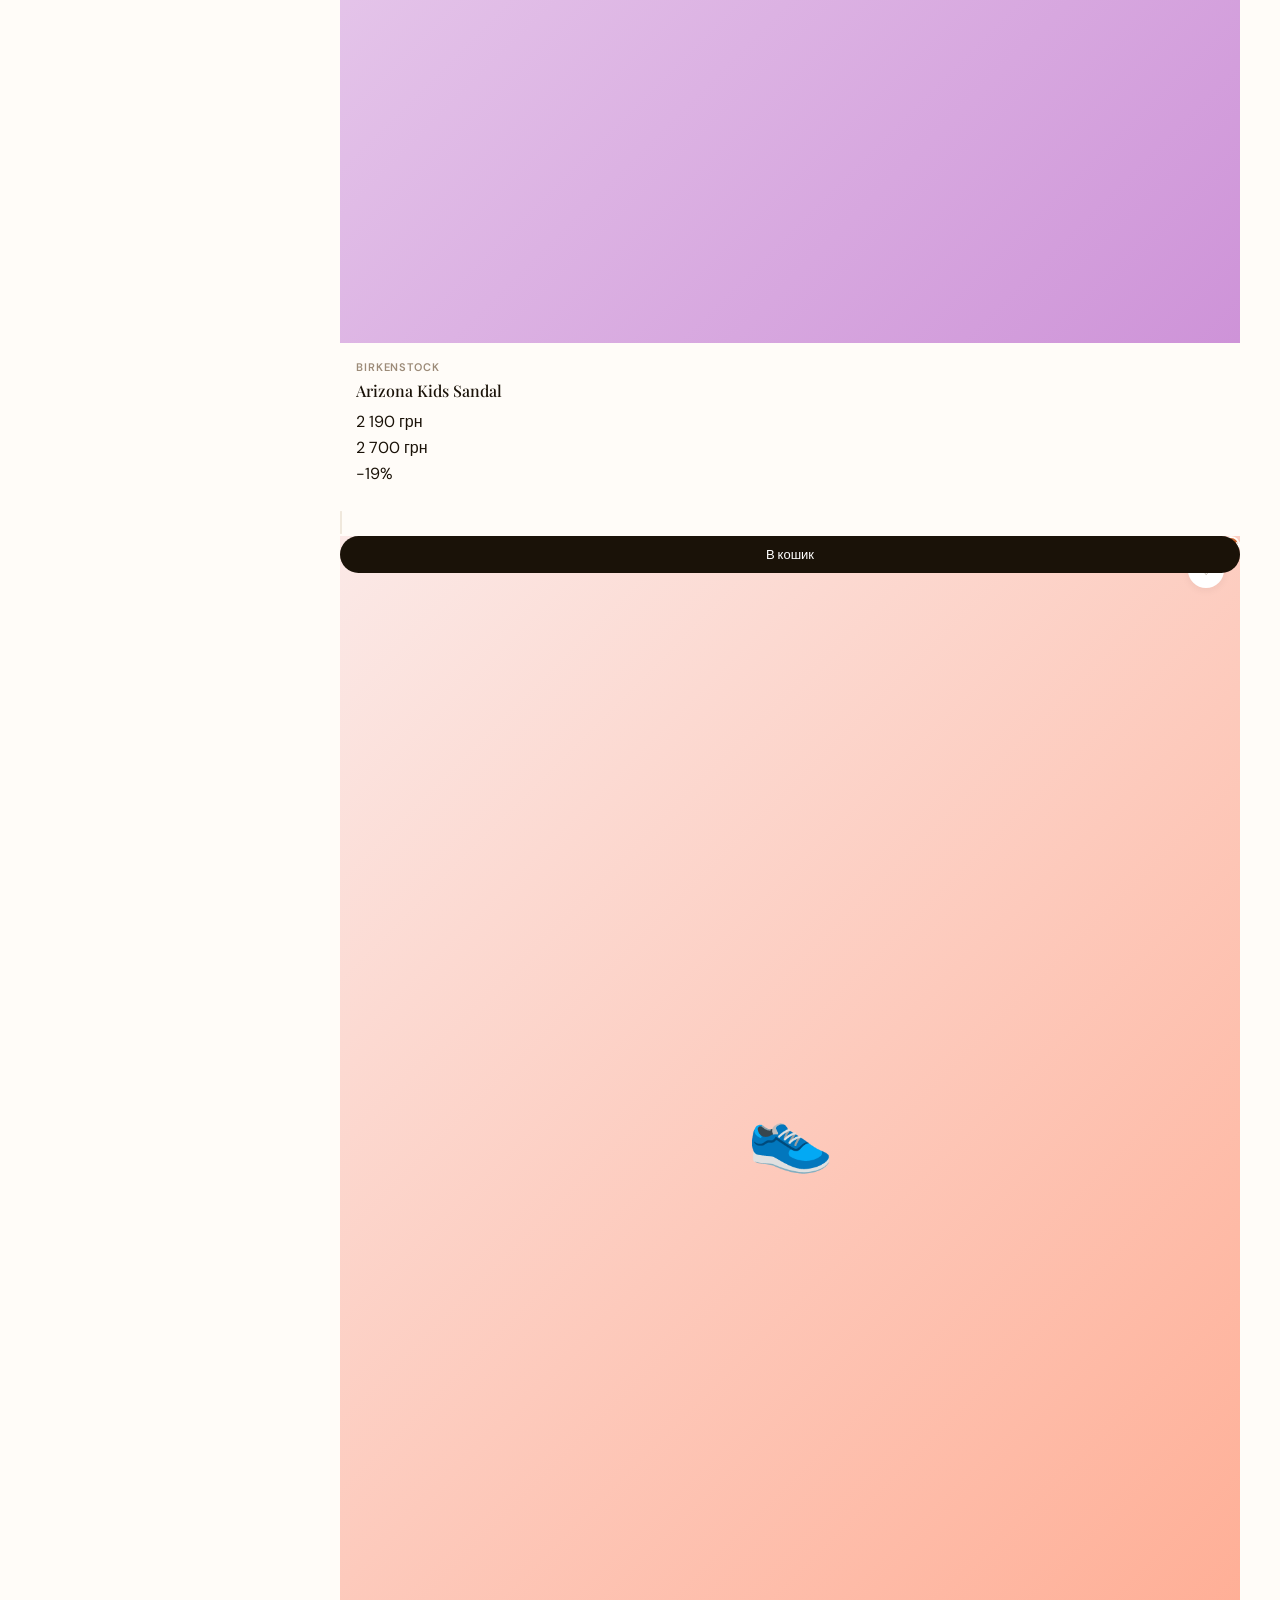
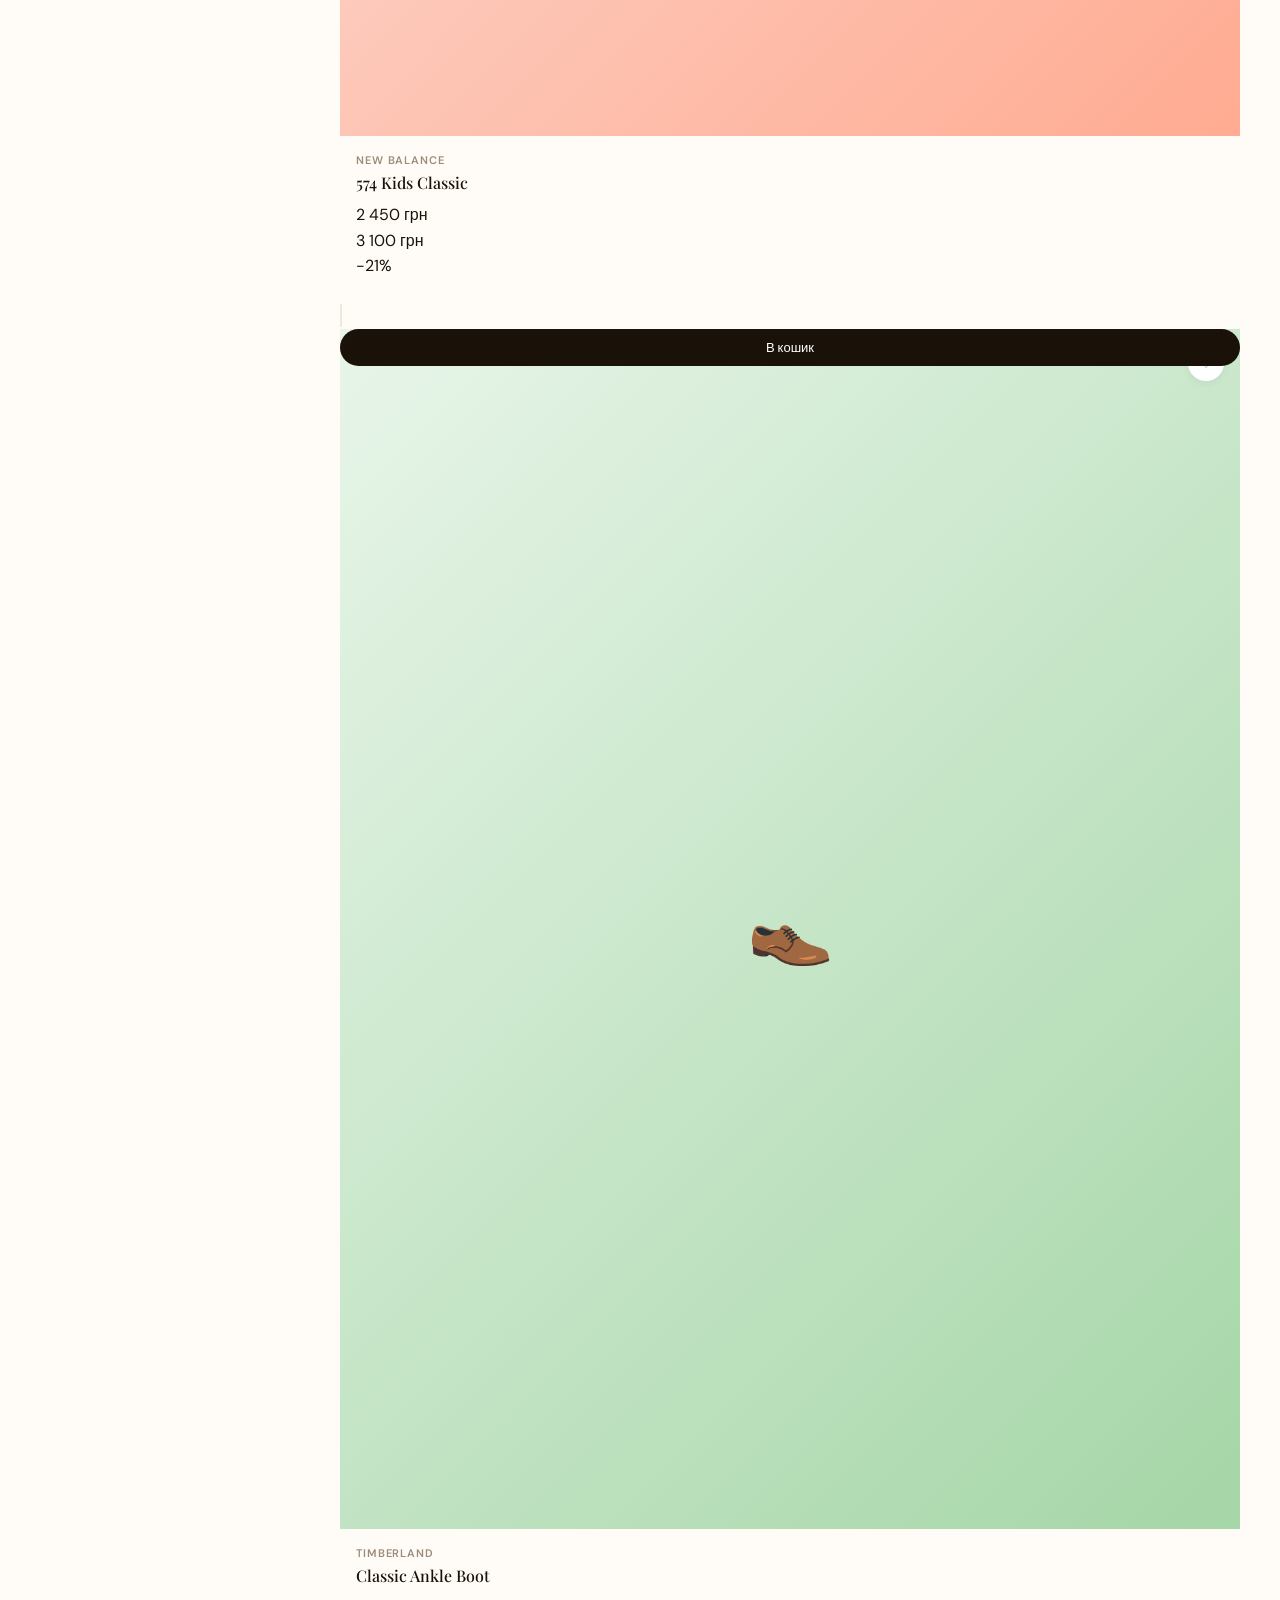
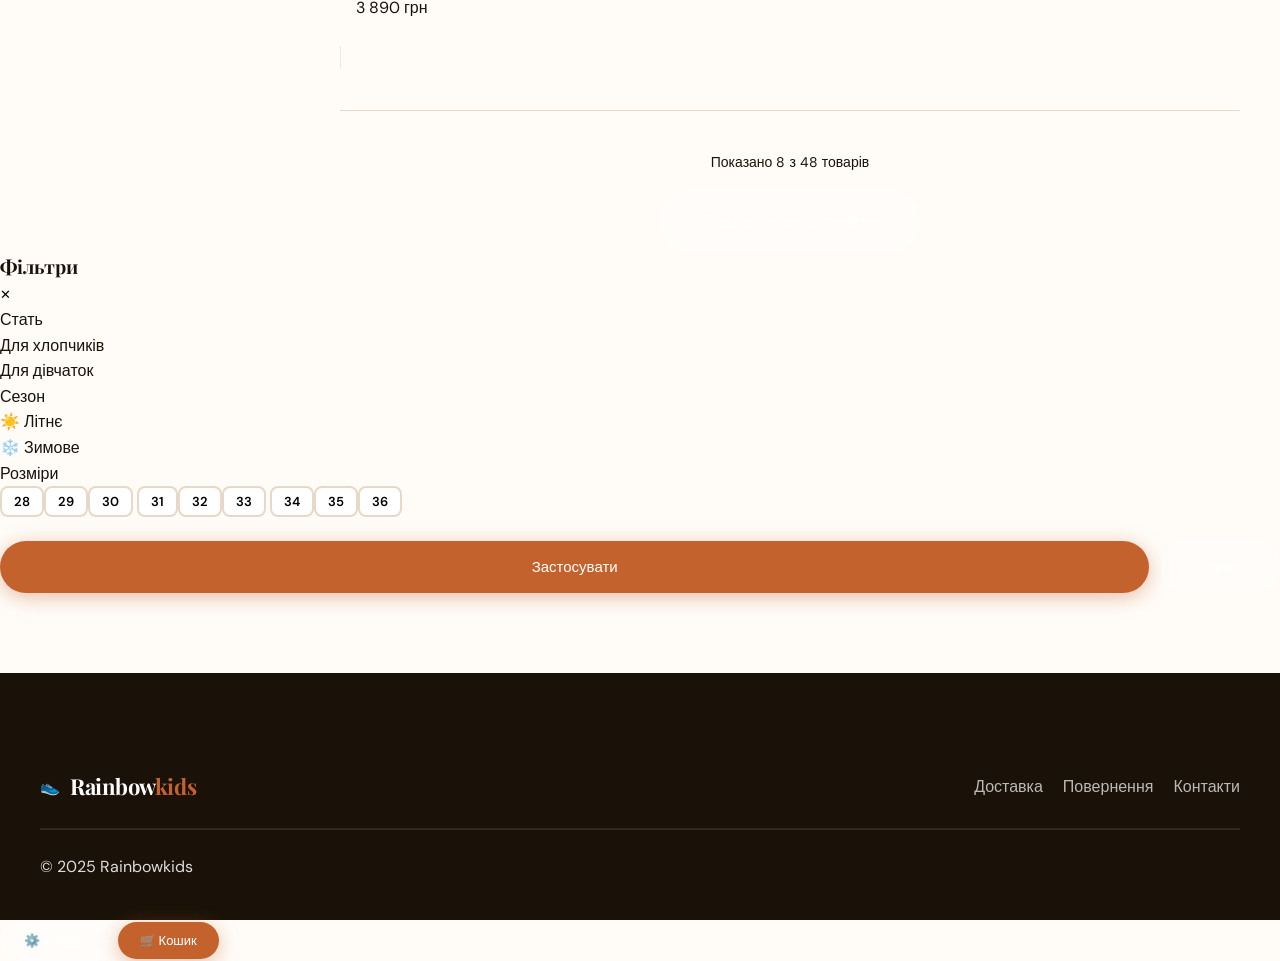
<file: pages/catalog.html>
<!DOCTYPE html>
<html lang="uk">
<head>
  <meta charset="UTF-8">
  <meta name="viewport" content="width=device-width, initial-scale=1.0">
  <title>Каталог — Rainbowkids</title>
  <meta name="description" content="Каталог дитячого взуття Rainbowkids — великий вибір кросівок, сандалій, чобіт для дітей">
  <link rel="stylesheet" href="../css/main.css">
  <link rel="icon" href="data:image/svg+xml,<svg xmlns='http://www.w3.org/2000/svg' viewBox='0 0 100 100'><text y='.9em' font-size='90'>👟</text></svg>">
  <style>
    body { padding-top: var(--header-h); }
  </style>
</head>
<body>

<!-- HEADER -->
<header class="header scrolled" id="header">
  <div class="container">
    <div class="header-inner">
      <a href="../index.html" class="logo">
        <div class="logo-icon">👟</div>
        <div>
          <div class="logo-text">Rainbow<span>kids</span></div>
          <div class="logo-sub">Дитяче взуття</div>
        </div>
      </a>
      <nav class="nav">
        <a href="../index.html" class="nav-link">Головна</a>
        <a href="catalog.html" class="nav-link active">Каталог</a>
        <a href="catalog.html?cat=new" class="nav-link">Новинки</a>
        <a href="catalog.html?cat=sale" class="nav-link">Акції</a>
        <a href="delivery.html" class="nav-link">Доставка</a>
      </nav>
      <div class="header-actions">
        <div class="action-btn" onclick="toggleSearch()">🔍</div>
        <div class="action-btn" onclick="toggleCart()">🛒<span class="badge-count" id="cartCount" style="display:none">0</span></div>
        <div class="burger" id="burger" onclick="toggleMobileNav()"><span></span><span></span><span></span></div>
      </div>
    </div>
  </div>
</header>

<div class="mobile-nav" id="mobileNav">
  <ul class="mobile-nav-list">
    <li><a href="../index.html" class="mobile-nav-link">🏠 Головна <span>›</span></a></li>
    <li><a href="catalog.html" class="mobile-nav-link">👟 Каталог <span>›</span></a></li>
    <li><a href="delivery.html" class="mobile-nav-link">🚚 Доставка <span>›</span></a></li>
    <li><a href="returns.html" class="mobile-nav-link">🔄 Повернення <span>›</span></a></li>
  </ul>
</div>

<!-- PAGE HEADER -->
<div class="page-header">
  <div class="container">
    <div class="breadcrumbs" style="margin-bottom:12px;">
      <a href="../index.html" class="breadcrumb-item">Головна</a>
      <span class="breadcrumb-sep">›</span>
      <span>Каталог</span>
    </div>
    <h1>Каталог взуття</h1>
    <p style="color:var(--warm-gray); margin-top:8px;">Понад 800 моделей дитячого взуття</p>
  </div>
</div>

<!-- CATALOG LAYOUT -->
<div class="container">
  <div class="catalog-layout">

    <!-- SIDEBAR -->
    <aside class="catalog-sidebar">

      <div class="sidebar-section">
        <div class="sidebar-title">Стать</div>
        <div class="filter-checkboxes">
          <label class="filter-check"><input type="checkbox"> Для хлопчиків</label>
          <label class="filter-check"><input type="checkbox"> Для дівчаток</label>
          <label class="filter-check"><input type="checkbox"> Унісекс</label>
        </div>
      </div>

      <div class="sidebar-section">
        <div class="sidebar-title">Сезон</div>
        <div class="filter-checkboxes">
          <label class="filter-check"><input type="checkbox"> ☀️ Літнє</label>
          <label class="filter-check"><input type="checkbox"> 🍂 Демісезонне</label>
          <label class="filter-check"><input type="checkbox"> ❄️ Зимове</label>
          <label class="filter-check"><input type="checkbox"> 🌸 Весняне</label>
        </div>
      </div>

      <div class="sidebar-section">
        <div class="sidebar-title">Розміри (EU)</div>
        <div class="size-filter-grid">
          <button class="size-filter-btn">17</button>
          <button class="size-filter-btn">18</button>
          <button class="size-filter-btn">19</button>
          <button class="size-filter-btn">20</button>
          <button class="size-filter-btn">21</button>
          <button class="size-filter-btn">22</button>
          <button class="size-filter-btn">23</button>
          <button class="size-filter-btn">24</button>
          <button class="size-filter-btn">25</button>
          <button class="size-filter-btn">26</button>
          <button class="size-filter-btn">27</button>
          <button class="size-filter-btn">28</button>
          <button class="size-filter-btn">29</button>
          <button class="size-filter-btn">30</button>
          <button class="size-filter-btn active">31</button>
          <button class="size-filter-btn active">32</button>
          <button class="size-filter-btn">33</button>
          <button class="size-filter-btn">34</button>
          <button class="size-filter-btn">35</button>
          <button class="size-filter-btn">36</button>
          <button class="size-filter-btn">37</button>
          <button class="size-filter-btn">38</button>
        </div>
      </div>

      <div class="sidebar-section">
        <div class="sidebar-title">Колір</div>
        <div class="color-filter-grid">
          <div class="color-swatch active" style="background:#1A1208;" title="Чорний"></div>
          <div class="color-swatch" style="background:#FFFFFF; border:1.5px solid var(--border);" title="Білий"></div>
          <div class="color-swatch" style="background:#E53935;" title="Червоний"></div>
          <div class="color-swatch" style="background:#1565C0;" title="Синій"></div>
          <div class="color-swatch" style="background:#2E7D32;" title="Зелений"></div>
          <div class="color-swatch" style="background:#F9A825;" title="Жовтий"></div>
          <div class="color-swatch" style="background:#C4622D;" title="Рудий"></div>
          <div class="color-swatch" style="background:#E91E63;" title="Рожевий"></div>
          <div class="color-swatch" style="background:#9C27B0;" title="Фіолетовий"></div>
          <div class="color-swatch" style="background:#9E9E9E;" title="Сірий"></div>
        </div>
      </div>

      <div class="sidebar-section">
        <div class="sidebar-title">Бренд</div>
        <div class="filter-checkboxes">
          <label class="filter-check"><input type="checkbox"> Adidas</label>
          <label class="filter-check"><input type="checkbox"> Nike</label>
          <label class="filter-check"><input type="checkbox"> Puma</label>
          <label class="filter-check"><input type="checkbox"> Geox</label>
          <label class="filter-check"><input type="checkbox"> Ecco</label>
          <label class="filter-check"><input type="checkbox"> New Balance</label>
          <label class="filter-check"><input type="checkbox"> Timberland</label>
        </div>
      </div>

      <div class="sidebar-section">
        <div class="sidebar-title">Ціна (грн)</div>
        <div class="price-range">
          <div class="price-inputs">
            <input type="number" class="price-input" placeholder="від" value="500">
            <span class="price-sep">—</span>
            <input type="number" class="price-input" placeholder="до" value="5000">
          </div>
        </div>
      </div>

      <div class="sidebar-section">
        <div class="sidebar-title">Додатково</div>
        <div class="filter-checkboxes">
          <label class="filter-check"><input type="checkbox"> ✨ Новинки</label>
          <label class="filter-check"><input type="checkbox"> 🔥 Акції</label>
          <label class="filter-check"><input type="checkbox"> ✅ Є в наявності</label>
        </div>
      </div>

      <div class="sidebar-apply">
        <button class="btn btn-primary btn-full" onclick="showToast('Фільтри застосовано', 'success')">Застосувати фільтри</button>
        <button class="btn btn-ghost btn-full" style="margin-top:8px;" onclick="showToast('Фільтри скинуто')">Скинути</button>
      </div>
    </aside>

    <!-- CATALOG MAIN -->
    <div class="catalog-main">
      <div class="catalog-main-header">
        <div>
          <button class="filter-toggle-btn" onclick="toggleFilters()">⚙️ Фільтри</button>
        </div>
        <span class="catalog-count">Знайдено: <strong>48 товарів</strong></span>
        <select class="sort-select">
          <option>Сортувати: Популярні</option>
          <option>За зростанням ціни</option>
          <option>За спаданням ціни</option>
          <option>Новинки спочатку</option>
          <option>Акції спочатку</option>
        </select>
      </div>

      <div class="catalog-grid">

        <a href="product.html" class="product-card reveal">
          <div class="product-img-wrap">
            <div style="position:absolute;inset:0;background:linear-gradient(135deg,#E8EAF6,#C5CAE9);display:flex;align-items:center;justify-content:center;font-size:70px;">👟</div>
            <div class="product-badges"><span class="badge badge-new">Новинка</span></div>
            <div class="product-fav" data-id="c1">♡</div>
            <div class="product-card-action">
              <button class="btn btn-dark btn-sm btn-full" data-add-cart data-name="Adidas Tensaur Sport" data-price="1890" data-emoji="👟" onclick="event.preventDefault()">В кошик</button>
            </div>
          </div>
          <div class="product-info">
            <div class="product-brand">Adidas</div>
            <div class="product-name">Tensaur Sport Kids</div>
            <div class="product-pricing">
              <div class="product-price">1 890 грн</div>
              <div class="product-price-old">2 350 грн</div>
              <div class="product-discount">-20%</div>
            </div>
          </div>
        </a>

        <a href="product.html" class="product-card reveal reveal-delay-1">
          <div class="product-img-wrap">
            <div style="position:absolute;inset:0;background:linear-gradient(135deg,#FCE4EC,#F8BBD9);display:flex;align-items:center;justify-content:center;font-size:70px;">👠</div>
            <div class="product-badges"><span class="badge badge-hit">Хіт</span></div>
            <div class="product-fav" data-id="c2">♡</div>
            <div class="product-card-action">
              <button class="btn btn-dark btn-sm btn-full" data-add-cart data-name="Geox Ballet" data-price="2240" data-emoji="👠" onclick="event.preventDefault()">В кошик</button>
            </div>
          </div>
          <div class="product-info">
            <div class="product-brand">Geox</div>
            <div class="product-name">Ballet Flat Breathes</div>
            <div class="product-pricing">
              <div class="product-price">2 240 грн</div>
            </div>
          </div>
        </a>

        <a href="product.html" class="product-card reveal reveal-delay-2">
          <div class="product-img-wrap">
            <div style="position:absolute;inset:0;background:linear-gradient(135deg,#FFF8E1,#FFECB3);display:flex;align-items:center;justify-content:center;font-size:70px;">👞</div>
            <div class="product-badges"><span class="badge badge-sale">Акція</span></div>
            <div class="product-fav" data-id="c3">♡</div>
            <div class="product-card-action">
              <button class="btn btn-dark btn-sm btn-full" data-add-cart data-name="Nike Air Max SC" data-price="2890" data-emoji="👞" onclick="event.preventDefault()">В кошик</button>
            </div>
          </div>
          <div class="product-info">
            <div class="product-brand">Nike</div>
            <div class="product-name">Air Max SC (Kids)</div>
            <div class="product-pricing">
              <div class="product-price">2 890 грн</div>
              <div class="product-price-old">3 600 грн</div>
              <div class="product-discount">-20%</div>
            </div>
          </div>
        </a>

        <a href="product.html" class="product-card reveal">
          <div class="product-img-wrap">
            <div style="position:absolute;inset:0;background:linear-gradient(135deg,#E8F5E9,#C8E6C9);display:flex;align-items:center;justify-content:center;font-size:70px;">🥾</div>
            <div class="product-fav" data-id="c4">♡</div>
            <div class="product-card-action">
              <button class="btn btn-dark btn-sm btn-full" data-add-cart data-name="Puma Anzarun" data-price="1650" data-emoji="🥾" onclick="event.preventDefault()">В кошик</button>
            </div>
          </div>
          <div class="product-info">
            <div class="product-brand">Puma</div>
            <div class="product-name">Anzarun Lite Junior</div>
            <div class="product-pricing">
              <div class="product-price">1 650 грн</div>
            </div>
          </div>
        </a>

        <a href="product.html" class="product-card reveal reveal-delay-1">
          <div class="product-img-wrap">
            <div style="position:absolute;inset:0;background:linear-gradient(135deg,#E3F2FD,#BBDEFB);display:flex;align-items:center;justify-content:center;font-size:70px;">👢</div>
            <div class="product-badges"><span class="badge badge-hit">Хіт</span></div>
            <div class="product-fav" data-id="c5">♡</div>
            <div class="product-card-action">
              <button class="btn btn-dark btn-sm btn-full" data-add-cart data-name="Ecco Urban Boots" data-price="3490" data-emoji="👢" onclick="event.preventDefault()">В кошик</button>
            </div>
          </div>
          <div class="product-info">
            <div class="product-brand">Ecco</div>
            <div class="product-name">Зимові чоботи Urban</div>
            <div class="product-pricing">
              <div class="product-price">3 490 грн</div>
            </div>
          </div>
        </a>

        <a href="product.html" class="product-card reveal reveal-delay-2">
          <div class="product-img-wrap">
            <div style="position:absolute;inset:0;background:linear-gradient(135deg,#F3E5F5,#CE93D8);display:flex;align-items:center;justify-content:center;font-size:70px;">🩴</div>
            <div class="product-fav" data-id="c6">♡</div>
            <div class="product-card-action">
              <button class="btn btn-dark btn-sm btn-full" data-add-cart data-name="Birkenstock Arizona" data-price="2190" data-emoji="🩴" onclick="event.preventDefault()">В кошик</button>
            </div>
          </div>
          <div class="product-info">
            <div class="product-brand">Birkenstock</div>
            <div class="product-name">Arizona Kids Sandal</div>
            <div class="product-pricing">
              <div class="product-price">2 190 грн</div>
              <div class="product-price-old">2 700 грн</div>
              <div class="product-discount">-19%</div>
            </div>
          </div>
        </a>

        <a href="product.html" class="product-card reveal">
          <div class="product-img-wrap">
            <div style="position:absolute;inset:0;background:linear-gradient(135deg,#FBE9E7,#FFAB91);display:flex;align-items:center;justify-content:center;font-size:70px;">👟</div>
            <div class="product-badges"><span class="badge badge-new">Новинка</span></div>
            <div class="product-fav" data-id="c7">♡</div>
            <div class="product-card-action">
              <button class="btn btn-dark btn-sm btn-full" data-add-cart data-name="New Balance 574" data-price="2450" data-emoji="👟" onclick="event.preventDefault()">В кошик</button>
            </div>
          </div>
          <div class="product-info">
            <div class="product-brand">New Balance</div>
            <div class="product-name">574 Kids Classic</div>
            <div class="product-pricing">
              <div class="product-price">2 450 грн</div>
              <div class="product-price-old">3 100 грн</div>
              <div class="product-discount">-21%</div>
            </div>
          </div>
        </a>

        <a href="product.html" class="product-card reveal reveal-delay-1">
          <div class="product-img-wrap">
            <div style="position:absolute;inset:0;background:linear-gradient(135deg,#E8F5E9,#A5D6A7);display:flex;align-items:center;justify-content:center;font-size:70px;">👞</div>
            <div class="product-fav" data-id="c8">♡</div>
            <div class="product-card-action">
              <button class="btn btn-dark btn-sm btn-full" data-add-cart data-name="Timberland Classic" data-price="3890" data-emoji="👞" onclick="event.preventDefault()">В кошик</button>
            </div>
          </div>
          <div class="product-info">
            <div class="product-brand">Timberland</div>
            <div class="product-name">Classic Ankle Boot</div>
            <div class="product-pricing">
              <div class="product-price">3 890 грн</div>
            </div>
          </div>
        </a>

      </div>

      <div style="text-align:center; margin-top:40px; padding-top:40px; border-top:1px solid var(--border);">
        <p style="color:var(--warm-gray); font-size:14px; margin-bottom:16px;">Показано 8 з 48 товарів</p>
        <button class="btn btn-ghost btn-lg" onclick="this.textContent='Завантажено ✓'; this.disabled=true; showToast('Всі товари завантажені')">Показати ще 8 товарів</button>
      </div>
    </div>
  </div>
</div>

<!-- MOBILE FILTER DRAWER -->
<div class="filter-drawer" id="filterDrawer">
  <div class="filter-drawer-header">
    <h3 style="font-family:var(--font-display);">Фільтри</h3>
    <button class="cart-close" onclick="toggleFilters()">✕</button>
  </div>
  <div class="sidebar-section">
    <div class="sidebar-title">Стать</div>
    <div class="filter-checkboxes">
      <label class="filter-check"><input type="checkbox"> Для хлопчиків</label>
      <label class="filter-check"><input type="checkbox"> Для дівчаток</label>
    </div>
  </div>
  <div class="sidebar-section">
    <div class="sidebar-title">Сезон</div>
    <div class="filter-checkboxes">
      <label class="filter-check"><input type="checkbox"> ☀️ Літнє</label>
      <label class="filter-check"><input type="checkbox"> ❄️ Зимове</label>
    </div>
  </div>
  <div class="sidebar-section">
    <div class="sidebar-title">Розміри</div>
    <div class="size-filter-grid">
      <button class="size-filter-btn">28</button><button class="size-filter-btn">29</button><button class="size-filter-btn">30</button>
      <button class="size-filter-btn">31</button><button class="size-filter-btn">32</button><button class="size-filter-btn">33</button>
      <button class="size-filter-btn">34</button><button class="size-filter-btn">35</button><button class="size-filter-btn">36</button>
    </div>
  </div>
  <div style="margin-top:24px; display:flex; gap:12px;">
    <button class="btn btn-primary btn-full" onclick="toggleFilters(); showToast('Фільтри застосовано', 'success')">Застосувати</button>
    <button class="btn btn-ghost" onclick="toggleFilters()">Скинути</button>
  </div>
</div>

<!-- FOOTER -->
<footer class="footer" style="margin-top:80px;">
  <div class="container">
    <div style="display:flex; justify-content:space-between; align-items:center; flex-wrap:wrap; gap:20px; padding-bottom:24px; border-bottom:1px solid rgba(255,255,255,.08);">
      <div style="display:flex;align-items:center;gap:10px;">
        <div class="logo-icon">👟</div>
        <div class="logo-text" style="color:white;">Rainbow<span>kids</span></div>
      </div>
      <div style="display:flex; gap:20px; color:rgba(255,255,255,.7);">
        <a href="delivery.html" class="footer-link">Доставка</a>
        <a href="returns.html" class="footer-link">Повернення</a>
        <a href="../index.html#contacts" class="footer-link">Контакти</a>
      </div>
    </div>
    <div class="footer-bottom">
      <span>© 2025 Rainbowkids</span>
    </div>
  </div>
</footer>

<div class="sticky-mobile-cta">
  <button class="btn btn-ghost btn-sm" style="flex:1;" onclick="toggleFilters()">⚙️ Фільтри</button>
  <button class="btn btn-primary btn-sm" style="flex:1;" onclick="toggleCart()">🛒 Кошик</button>
</div>

<div class="toast-container" id="toastContainer"></div>
<div class="drawer-overlay" id="drawerOverlay" onclick="closeCart(); if(document.getElementById('filterDrawer')?.classList.contains('open')) toggleFilters();"></div>
<div class="cart-drawer" id="cartDrawer">
  <div class="cart-header"><h3>🛒 Кошик</h3><div class="cart-close" onclick="closeCart()">✕</div></div>
  <div class="cart-body" id="cartBody"><div class="cart-empty"><div class="cart-empty-icon">🛒</div><h4>Кошик порожній</h4><p>Додайте товари</p></div></div>
  <div class="cart-footer"><div class="cart-total"><span class="cart-total-label">Разом:</span><span class="cart-total-price" id="cartTotal">0 грн</span></div><a href="checkout.html" class="btn btn-primary btn-full">Оформити замовлення →</a></div>
</div>
<div class="search-overlay" id="searchOverlay" onclick="closeSearch(event)">
  <div class="search-box"><div class="search-input-wrap"><svg width="20" height="20" fill="none" stroke="currentColor" stroke-width="2" viewBox="0 0 24 24"><circle cx="11" cy="11" r="8"/><path d="m21 21-4.35-4.35"/></svg><input type="text" class="search-input" placeholder="Пошук взуття..."></div><p class="search-hint">Натисніть Esc щоб закрити</p></div>
</div>

<script src="../js/main.js"></script>
</body>
</html>
</file>
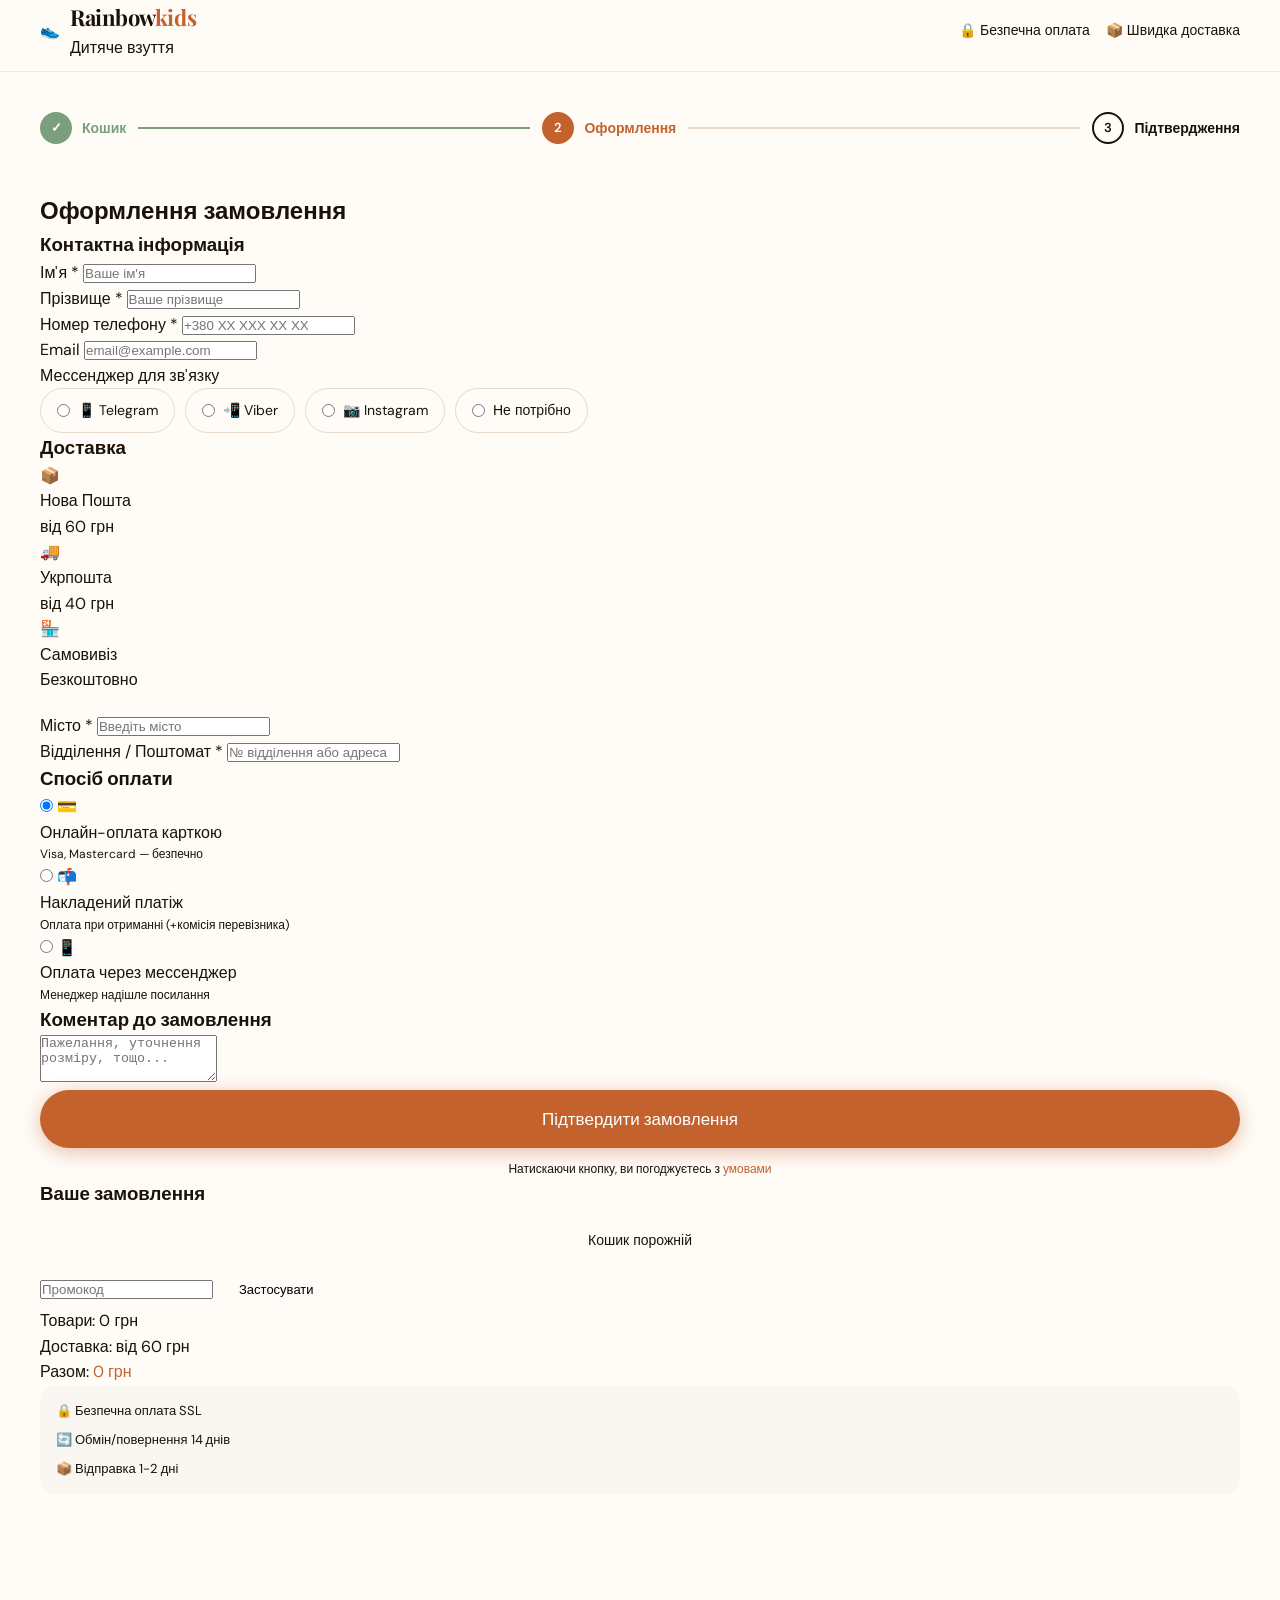
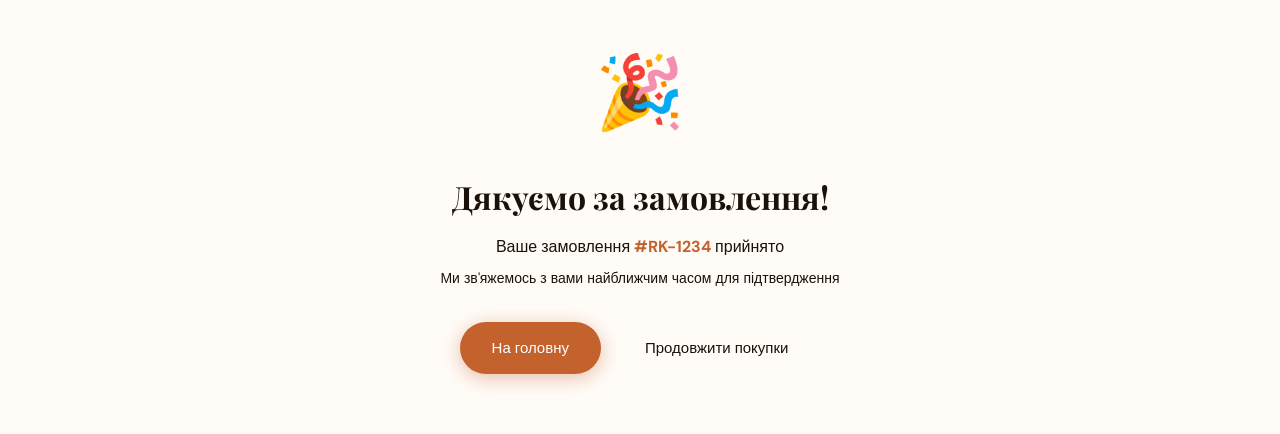
<file: pages/checkout.html>
<!DOCTYPE html>
<html lang="uk">
<head>
  <meta charset="UTF-8">
  <meta name="viewport" content="width=device-width, initial-scale=1.0">
  <title>Оформлення замовлення — Rainbowkids</title>
  <meta name="description" content="Оформлення замовлення в інтернет-магазині дитячого взуття Rainbowkids">
  <link rel="stylesheet" href="../css/main.css">
  <style>
    body { padding-top: var(--header-h); }
    .checkout-section { padding: 40px 0 80px; }
    .checkout-steps { display: flex; align-items: center; gap: 0; margin-bottom: 48px; }
    .step { display: flex; align-items: center; gap: 10px; font-size: 14px; font-weight: 600; color: var(--warm-gray); }
    .step.active { color: var(--terra); }
    .step.done { color: var(--sage); }
    .step-num { width: 32px; height: 32px; border-radius: 50%; border: 2px solid currentColor; display: flex; align-items: center; justify-content: center; font-size: 13px; flex-shrink: 0; }
    .step.active .step-num { background: var(--terra); color: white; border-color: var(--terra); }
    .step.done .step-num { background: var(--sage); color: white; border-color: var(--sage); }
    .step-line { flex: 1; height: 2px; background: var(--border); margin: 0 12px; }
    .step.done + .step-line { background: var(--sage); }
  </style>
</head>
<body>

<!-- HEADER -->
<header class="header" id="header">
  <div class="container">
    <div class="header-inner">
      <a href="../index.html" class="logo">
        <div class="logo-icon">👟</div>
        <div>
          <div class="logo-text">Rainbow<span>kids</span></div>
          <div class="logo-sub">Дитяче взуття</div>
        </div>
      </a>
      <div style="margin-left:auto; display:flex; align-items:center; gap:16px; font-size:14px; color:var(--warm-gray);">
        <span>🔒 Безпечна оплата</span>
        <span>📦 Швидка доставка</span>
      </div>
    </div>
  </div>
</header>

<!-- CHECKOUT -->
<section class="checkout-section">
  <div class="container">

    <div class="checkout-steps">
      <div class="step done">
        <div class="step-num">✓</div>
        <span>Кошик</span>
      </div>
      <div class="step-line"></div>
      <div class="step active">
        <div class="step-num">2</div>
        <span>Оформлення</span>
      </div>
      <div class="step-line"></div>
      <div class="step">
        <div class="step-num">3</div>
        <span>Підтвердження</span>
      </div>
    </div>

    <div class="checkout-layout">
      <!-- FORM -->
      <div class="checkout-form">
        <h1 class="checkout-title">Оформлення замовлення</h1>

        <!-- CONTACTS -->
        <div class="form-section">
          <h3 class="form-section-title">Контактна інформація</h3>
          <div class="form-grid form-grid-2">
            <div class="form-group">
              <label class="form-label">Ім'я *</label>
              <input type="text" class="form-input" placeholder="Ваше ім'я" id="firstName">
            </div>
            <div class="form-group">
              <label class="form-label">Прізвище *</label>
              <input type="text" class="form-input" placeholder="Ваше прізвище" id="lastName">
            </div>
            <div class="form-group">
              <label class="form-label">Номер телефону *</label>
              <input type="tel" class="form-input" placeholder="+380 XX XXX XX XX" id="phone">
            </div>
            <div class="form-group">
              <label class="form-label">Email</label>
              <input type="email" class="form-input" placeholder="email@example.com" id="email">
            </div>
            <div class="form-group" style="grid-column: span 2;">
              <label class="form-label">Мессенджер для зв'язку</label>
              <div style="display:flex; gap:10px; flex-wrap:wrap;">
                <label style="display:flex; align-items:center; gap:8px; cursor:pointer; font-size:14px; padding:10px 16px; border:1.5px solid var(--border); border-radius:var(--radius-full); transition:var(--transition);" onclick="this.style.borderColor='var(--terra)'; this.style.background='var(--terra-pale)'">
                  <input type="radio" name="messenger" value="telegram" style="accent-color:var(--terra);"> 📱 Telegram
                </label>
                <label style="display:flex; align-items:center; gap:8px; cursor:pointer; font-size:14px; padding:10px 16px; border:1.5px solid var(--border); border-radius:var(--radius-full); transition:var(--transition);">
                  <input type="radio" name="messenger" value="viber" style="accent-color:var(--terra);"> 📲 Viber
                </label>
                <label style="display:flex; align-items:center; gap:8px; cursor:pointer; font-size:14px; padding:10px 16px; border:1.5px solid var(--border); border-radius:var(--radius-full); transition:var(--transition);">
                  <input type="radio" name="messenger" value="instagram" style="accent-color:var(--terra);"> 📷 Instagram
                </label>
                <label style="display:flex; align-items:center; gap:8px; cursor:pointer; font-size:14px; padding:10px 16px; border:1.5px solid var(--border); border-radius:var(--radius-full); transition:var(--transition);">
                  <input type="radio" name="messenger" value="none" style="accent-color:var(--terra);"> Не потрібно
                </label>
              </div>
            </div>
          </div>
        </div>

        <!-- DELIVERY -->
        <div class="form-section">
          <h3 class="form-section-title">Доставка</h3>
          <div class="delivery-methods" style="margin-bottom:20px;">
            <div class="delivery-method active" onclick="selectDelivery(this)">
              <div class="delivery-method-icon">📦</div>
              <div class="delivery-method-label">Нова Пошта</div>
              <div class="delivery-method-price">від 60 грн</div>
            </div>
            <div class="delivery-method" onclick="selectDelivery(this)">
              <div class="delivery-method-icon">🚚</div>
              <div class="delivery-method-label">Укрпошта</div>
              <div class="delivery-method-price">від 40 грн</div>
            </div>
            <div class="delivery-method" onclick="selectDelivery(this)">
              <div class="delivery-method-icon">🏪</div>
              <div class="delivery-method-label">Самовивіз</div>
              <div class="delivery-method-price">Безкоштовно</div>
            </div>
          </div>
          <div class="form-grid form-grid-2">
            <div class="form-group">
              <label class="form-label">Місто *</label>
              <input type="text" class="form-input" placeholder="Введіть місто" id="city">
            </div>
            <div class="form-group">
              <label class="form-label">Відділення / Поштомат *</label>
              <input type="text" class="form-input" placeholder="№ відділення або адреса" id="branch">
            </div>
          </div>
        </div>

        <!-- PAYMENT -->
        <div class="form-section">
          <h3 class="form-section-title">Спосіб оплати</h3>
          <div class="payment-methods">
            <div class="payment-method active" onclick="selectPayment(this)">
              <input type="radio" name="payment" checked>
              <span class="payment-method-icon">💳</span>
              <div>
                <div class="payment-method-label">Онлайн-оплата карткою</div>
                <div style="font-size:12px; color:var(--warm-gray);">Visa, Mastercard — безпечно</div>
              </div>
            </div>
            <div class="payment-method" onclick="selectPayment(this)">
              <input type="radio" name="payment">
              <span class="payment-method-icon">📬</span>
              <div>
                <div class="payment-method-label">Накладений платіж</div>
                <div style="font-size:12px; color:var(--warm-gray);">Оплата при отриманні (+комісія перевізника)</div>
              </div>
            </div>
            <div class="payment-method" onclick="selectPayment(this)">
              <input type="radio" name="payment">
              <span class="payment-method-icon">📱</span>
              <div>
                <div class="payment-method-label">Оплата через мессенджер</div>
                <div style="font-size:12px; color:var(--warm-gray);">Менеджер надішле посилання</div>
              </div>
            </div>
          </div>
        </div>

        <!-- COMMENT -->
        <div class="form-section">
          <h3 class="form-section-title">Коментар до замовлення</h3>
          <div class="form-group">
            <textarea class="form-input" rows="3" placeholder="Пажелання, уточнення розміру, тощо..." style="resize:vertical;"></textarea>
          </div>
        </div>

        <button class="btn btn-primary btn-lg btn-full" onclick="submitOrder()" id="submitBtn">
          Підтвердити замовлення
        </button>
        <p style="text-align:center; font-size:12px; color:var(--warm-gray); margin-top:12px;">
          Натискаючи кнопку, ви погоджуєтесь з <a href="privacy.html" style="color:var(--terra);">умовами</a>
        </p>
      </div>

      <!-- ORDER SUMMARY -->
      <div class="order-summary">
        <h3 class="order-summary-title">Ваше замовлення</h3>

        <div class="order-items" id="orderItems">
          <!-- Populated by JS -->
        </div>

        <div class="promo-input-wrap">
          <input type="text" class="promo-input" placeholder="Промокод" id="promoInput">
          <button class="btn btn-secondary btn-sm" onclick="applyPromo()">Застосувати</button>
        </div>

        <div class="order-divider"></div>

        <div class="order-totals">
          <div class="order-total-row">
            <span>Товари:</span>
            <span id="subtotalVal">0 грн</span>
          </div>
          <div class="order-total-row">
            <span>Доставка:</span>
            <span id="deliveryVal">від 60 грн</span>
          </div>
          <div class="order-total-row" id="discountRow" style="display:none; color:var(--sage);">
            <span>Знижка:</span>
            <span id="discountVal">-0 грн</span>
          </div>
          <div class="order-divider"></div>
          <div class="order-total-row grand">
            <span>Разом:</span>
            <span id="grandTotalVal" style="color:var(--terra);">0 грн</span>
          </div>
        </div>

        <div style="background:var(--cream); border-radius:var(--radius-md); padding:16px; font-size:13px; color:var(--warm-gray); display:flex; flex-direction:column; gap:8px;">
          <div style="display:flex; gap:8px; align-items:center;">🔒 Безпечна оплата SSL</div>
          <div style="display:flex; gap:8px; align-items:center;">🔄 Обмін/повернення 14 днів</div>
          <div style="display:flex; gap:8px; align-items:center;">📦 Відправка 1-2 дні</div>
        </div>
      </div>
    </div>
  </div>
</section>

<!-- SUCCESS MODAL -->
<div class="modal-overlay" id="successModal">
  <div class="modal-box" style="text-align:center; padding:60px 40px;">
    <div style="font-size:72px; margin-bottom:20px;">🎉</div>
    <h2 style="font-family:var(--font-display); font-size:32px; margin-bottom:12px; color:var(--deep);">Дякуємо за замовлення!</h2>
    <p style="color:var(--warm-gray); margin-bottom:8px; font-size:16px;">Ваше замовлення <strong style="color:var(--terra);" id="orderNum">#RK-1234</strong> прийнято</p>
    <p style="color:var(--warm-gray); margin-bottom:32px; font-size:14px;">Ми зв'яжемось з вами найближчим часом для підтвердження</p>
    <div style="display:flex; gap:12px; justify-content:center; flex-wrap:wrap;">
      <a href="../index.html" class="btn btn-primary">На головну</a>
      <a href="catalog.html" class="btn btn-secondary">Продовжити покупки</a>
    </div>
  </div>
</div>

<script src="../js/main.js"></script>
<script>
function selectDelivery(el) {
  document.querySelectorAll('.delivery-method').forEach(d => d.classList.remove('active'));
  el.classList.add('active');
}
function selectPayment(el) {
  document.querySelectorAll('.payment-method').forEach(d => d.classList.remove('active'));
  el.classList.add('active');
  el.querySelector('input[type=radio]').checked = true;
}

function loadOrderItems() {
  const cart = JSON.parse(localStorage.getItem('rk_cart') || '[]');
  const container = document.getElementById('orderItems');
  let subtotal = 0;
  if (cart.length === 0) {
    container.innerHTML = '<p style="color:var(--warm-gray); font-size:14px; text-align:center; padding:20px 0;">Кошик порожній</p>';
  } else {
    container.innerHTML = cart.map(item => {
      subtotal += item.price * item.qty;
      return `
        <div class="order-item">
          <div class="order-item-img"><div style="width:100%;height:100%;background:var(--cream-dark);display:flex;align-items:center;justify-content:center;font-size:24px;">👟</div></div>
          <div>
            <div class="order-item-name">${item.name}</div>
            <div class="order-item-meta">Розмір: ${item.size} · ${item.qty} шт.</div>
          </div>
          <div class="order-item-price">${(item.price * item.qty).toLocaleString('uk-UA')} грн</div>
        </div>`;
    }).join('');
  }
  document.getElementById('subtotalVal').textContent = subtotal.toLocaleString('uk-UA') + ' грн';
  document.getElementById('grandTotalVal').textContent = subtotal.toLocaleString('uk-UA') + ' грн';
}

function applyPromo() {
  const code = document.getElementById('promoInput').value.trim().toUpperCase();
  if (code === 'RAINBOW10') {
    const subtotal = parseInt(document.getElementById('subtotalVal').textContent);
    const discount = Math.round(subtotal * 0.1);
    document.getElementById('discountRow').style.display = 'flex';
    document.getElementById('discountVal').textContent = '-' + discount.toLocaleString('uk-UA') + ' грн';
    showToast('Промокод застосовано! Знижка 10%', 'success');
  } else {
    showToast('Невірний промокод', '');
  }
}

function submitOrder() {
  const firstName = document.getElementById('firstName').value.trim();
  const phone = document.getElementById('phone').value.trim();
  if (!firstName || !phone) {
    showToast('Будь ласка, заповніть обов\'язкові поля', '');
    return;
  }
  const btn = document.getElementById('submitBtn');
  btn.textContent = 'Обробляємо...';
  btn.disabled = true;
  setTimeout(() => {
    const orderNum = '#RK-' + Math.floor(1000 + Math.random() * 9000);
    document.getElementById('orderNum').textContent = orderNum;
    document.getElementById('successModal').classList.add('open');
    localStorage.removeItem('rk_cart');
    updateCartCount();
  }, 1500);
}

loadOrderItems();
</script>
</body>
</html>
</file>
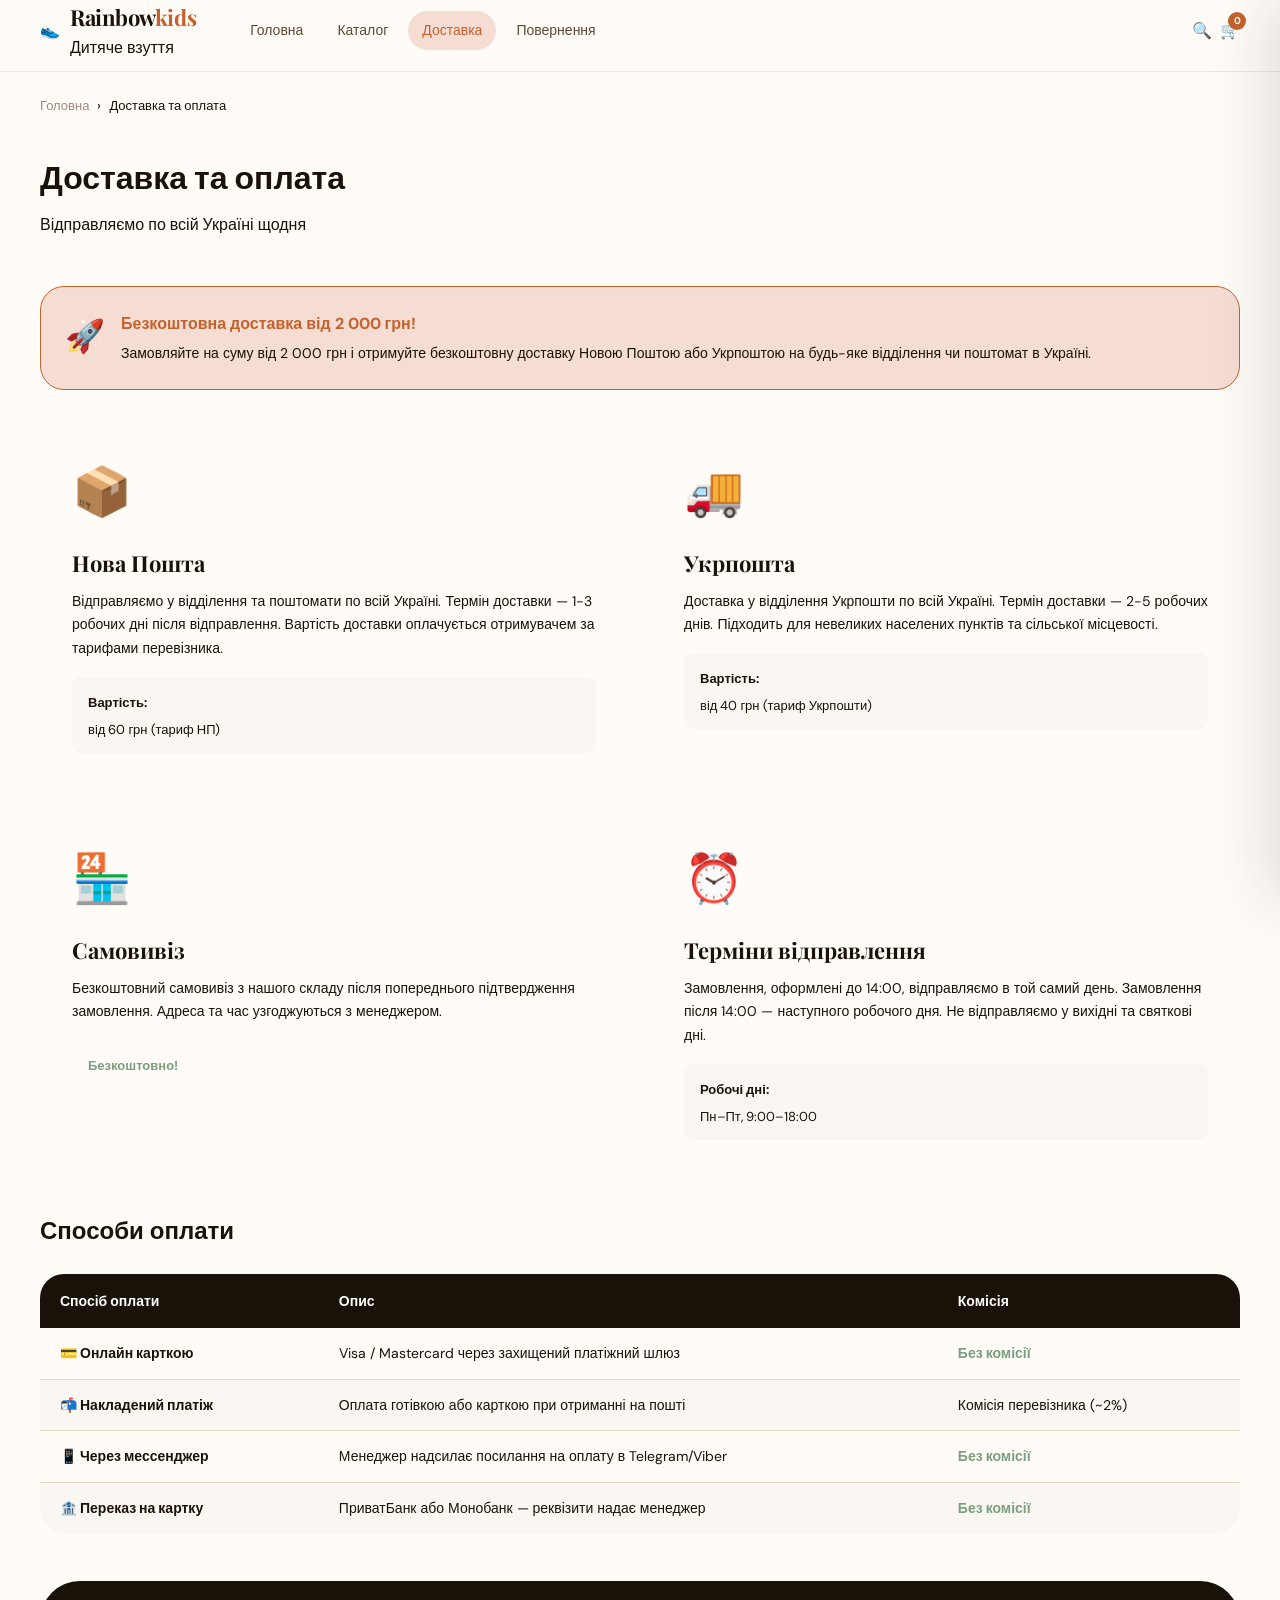
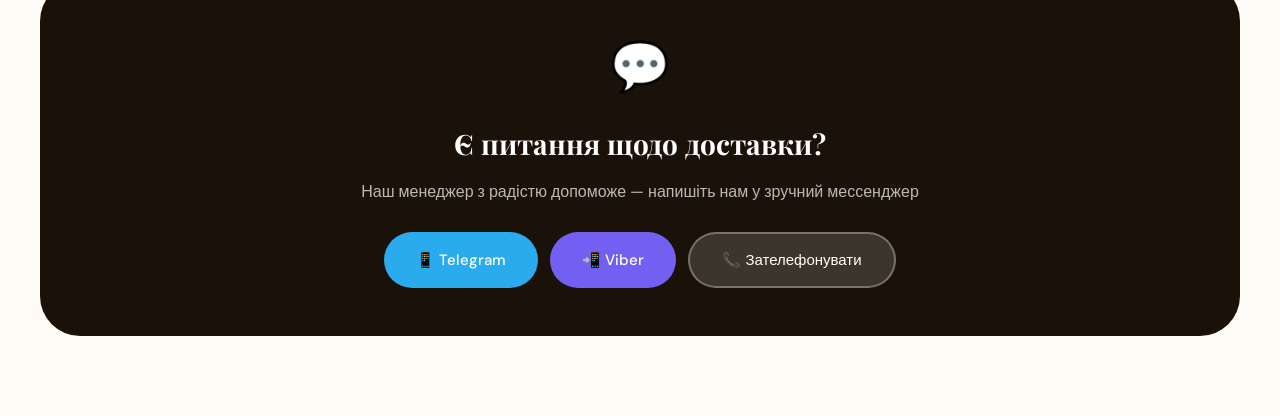
<file: pages/delivery.html>
<!DOCTYPE html>
<html lang="uk">
<head>
  <meta charset="UTF-8">
  <meta name="viewport" content="width=device-width, initial-scale=1.0">
  <title>Доставка та оплата — Rainbowkids</title>
  <link rel="stylesheet" href="../css/main.css">
  <style>
    body { padding-top: var(--header-h); }
    .info-page { padding: 0 0 80px; }
    .info-grid { display: grid; grid-template-columns: 1fr 1fr; gap: 24px; margin-bottom: 40px; }
    .info-card { background: var(--white); border-radius: var(--radius-lg); padding: 32px; box-shadow: var(--shadow-card); }
    .info-card-icon { font-size: 48px; margin-bottom: 16px; }
    .info-card h3 { font-family: var(--font-display); font-size: 22px; margin-bottom: 8px; }
    .info-card p { color: var(--warm-gray); font-size: 14px; line-height: 1.7; }
    .delivery-table { width: 100%; border-collapse: collapse; background: var(--white); border-radius: var(--radius-lg); overflow: hidden; box-shadow: var(--shadow-card); }
    .delivery-table th { background: var(--deep); color: white; padding: 16px 20px; text-align: left; font-size: 14px; }
    .delivery-table td { padding: 14px 20px; font-size: 14px; border-bottom: 1px solid var(--border); }
    .delivery-table tr:last-child td { border-bottom: none; }
    .delivery-table tr:nth-child(even) td { background: var(--cream); }
    .highlight-box { background: var(--terra-pale); border: 1.5px solid var(--terra); border-radius: var(--radius-lg); padding: 24px; display: flex; gap: 16px; align-items: flex-start; margin-bottom: 32px; }
    .highlight-box-icon { font-size: 32px; flex-shrink: 0; }
    .highlight-box h4 { font-weight: 700; margin-bottom: 6px; color: var(--terra); }
    .highlight-box p { font-size: 14px; color: var(--deep-mid); line-height: 1.6; }
    @media(max-width:768px) { .info-grid { grid-template-columns: 1fr; } }
  </style>
</head>
<body>

<header class="header scrolled" id="header">
  <div class="container">
    <div class="header-inner">
      <a href="../index.html" class="logo">
        <div class="logo-icon">👟</div>
        <div>
          <div class="logo-text">Rainbow<span>kids</span></div>
          <div class="logo-sub">Дитяче взуття</div>
        </div>
      </a>
      <nav class="nav">
        <a href="../index.html" class="nav-link">Головна</a>
        <a href="catalog.html" class="nav-link">Каталог</a>
        <a href="delivery.html" class="nav-link active">Доставка</a>
        <a href="returns.html" class="nav-link">Повернення</a>
      </nav>
      <div class="header-actions">
        <div class="action-btn" onclick="toggleSearch()">🔍</div>
        <div class="action-btn" onclick="toggleCart()">🛒<span class="badge-count" id="cartCount">0</span></div>
        <div class="burger" id="burger" onclick="toggleMobileNav()"><span></span><span></span><span></span></div>
      </div>
    </div>
  </div>
</header>

<div class="mobile-nav" id="mobileNav">
  <ul class="mobile-nav-list">
    <li><a href="../index.html" class="mobile-nav-link">Головна <span>›</span></a></li>
    <li><a href="catalog.html" class="mobile-nav-link">Каталог <span>›</span></a></li>
    <li><a href="delivery.html" class="mobile-nav-link">Доставка <span>›</span></a></li>
    <li><a href="returns.html" class="mobile-nav-link">Повернення <span>›</span></a></li>
  </ul>
</div>

<div class="page-header">
  <div class="container">
    <div class="breadcrumbs" style="margin-bottom:12px;">
      <a href="../index.html" class="breadcrumb-item">Головна</a>
      <span class="breadcrumb-sep">›</span>
      <span>Доставка та оплата</span>
    </div>
    <h1>Доставка та оплата</h1>
    <p style="color:var(--warm-gray); margin-top:8px; font-size:16px;">Відправляємо по всій Україні щодня</p>
  </div>
</div>

<section class="info-page">
  <div class="container" style="padding-top:48px;">

    <div class="highlight-box">
      <div class="highlight-box-icon">🚀</div>
      <div>
        <h4>Безкоштовна доставка від 2 000 грн!</h4>
        <p>Замовляйте на суму від 2 000 грн і отримуйте безкоштовну доставку Новою Поштою або Укрпоштою на будь-яке відділення чи поштомат в Україні.</p>
      </div>
    </div>

    <div class="info-grid">
      <div class="info-card">
        <div class="info-card-icon">📦</div>
        <h3>Нова Пошта</h3>
        <p>Відправляємо у відділення та поштомати по всій Україні. Термін доставки — 1-3 робочих дні після відправлення. Вартість доставки оплачується отримувачем за тарифами перевізника.</p>
        <div style="margin-top:16px; padding:12px 16px; background:var(--cream); border-radius:var(--radius-sm);">
          <strong style="font-size:13px;">Вартість:</strong>
          <p style="font-size:13px; margin-top:4px; color:var(--warm-gray);">від 60 грн (тариф НП)</p>
        </div>
      </div>
      <div class="info-card">
        <div class="info-card-icon">🚚</div>
        <h3>Укрпошта</h3>
        <p>Доставка у відділення Укрпошти по всій Україні. Термін доставки — 2-5 робочих днів. Підходить для невеликих населених пунктів та сільської місцевості.</p>
        <div style="margin-top:16px; padding:12px 16px; background:var(--cream); border-radius:var(--radius-sm);">
          <strong style="font-size:13px;">Вартість:</strong>
          <p style="font-size:13px; margin-top:4px; color:var(--warm-gray);">від 40 грн (тариф Укрпошти)</p>
        </div>
      </div>
      <div class="info-card">
        <div class="info-card-icon">🏪</div>
        <h3>Самовивіз</h3>
        <p>Безкоштовний самовивіз з нашого складу після попереднього підтвердження замовлення. Адреса та час узгоджуються з менеджером.</p>
        <div style="margin-top:16px; padding:12px 16px; background:var(--sage-pale); border-radius:var(--radius-sm);">
          <strong style="font-size:13px; color:var(--sage);">Безкоштовно!</strong>
        </div>
      </div>
      <div class="info-card">
        <div class="info-card-icon">⏰</div>
        <h3>Терміни відправлення</h3>
        <p>Замовлення, оформлені до 14:00, відправляємо в той самий день. Замовлення після 14:00 — наступного робочого дня. Не відправляємо у вихідні та святкові дні.</p>
        <div style="margin-top:16px; padding:12px 16px; background:var(--cream); border-radius:var(--radius-sm);">
          <strong style="font-size:13px;">Робочі дні:</strong>
          <p style="font-size:13px; margin-top:4px; color:var(--warm-gray);">Пн–Пт, 9:00–18:00</p>
        </div>
      </div>
    </div>

    <h2 class="section-title" style="margin-bottom:24px;">Способи оплати</h2>
    <table class="delivery-table" style="margin-bottom:48px;">
      <thead>
        <tr>
          <th>Спосіб оплати</th>
          <th>Опис</th>
          <th>Комісія</th>
        </tr>
      </thead>
      <tbody>
        <tr>
          <td><strong>💳 Онлайн карткою</strong></td>
          <td>Visa / Mastercard через захищений платіжний шлюз</td>
          <td style="color:var(--sage); font-weight:600;">Без комісії</td>
        </tr>
        <tr>
          <td><strong>📬 Накладений платіж</strong></td>
          <td>Оплата готівкою або карткою при отриманні на пошті</td>
          <td>Комісія перевізника (~2%)</td>
        </tr>
        <tr>
          <td><strong>📱 Через мессенджер</strong></td>
          <td>Менеджер надсилає посилання на оплату в Telegram/Viber</td>
          <td style="color:var(--sage); font-weight:600;">Без комісії</td>
        </tr>
        <tr>
          <td><strong>🏦 Переказ на картку</strong></td>
          <td>ПриватБанк або Монобанк — реквізити надає менеджер</td>
          <td style="color:var(--sage); font-weight:600;">Без комісії</td>
        </tr>
      </tbody>
    </table>

    <div style="background:var(--deep); border-radius:var(--radius-xl); padding:48px; text-align:center; color:white;">
      <div style="font-size:48px; margin-bottom:16px;">💬</div>
      <h3 style="font-family:var(--font-display); font-size:28px; margin-bottom:12px;">Є питання щодо доставки?</h3>
      <p style="color:rgba(255,255,255,.7); margin-bottom:28px;">Наш менеджер з радістю допоможе — напишіть нам у зручний мессенджер</p>
      <div style="display:flex; gap:12px; justify-content:center; flex-wrap:wrap;">
        <a href="https://t.me/rainbowkids" class="btn" style="background:#2AABEE; color:white; border-color:#2AABEE;">📱 Telegram</a>
        <a href="viber://chat" class="btn" style="background:#7360f2; color:white; border-color:#7360f2;">📲 Viber</a>
        <a href="tel:+380501234567" class="btn btn-ghost" style="border-color:rgba(255,255,255,.3); color:white;">📞 Зателефонувати</a>
      </div>
    </div>
  </div>
</section>

<div class="toast-container" id="toastContainer"></div>
<div class="drawer-overlay" id="drawerOverlay" onclick="closeCart()"></div>
<div class="cart-drawer" id="cartDrawer">
  <div class="cart-header"><h3>Кошик</h3><div class="cart-close" onclick="closeCart()">✕</div></div>
  <div class="cart-body" id="cartBody"><div class="cart-empty"><div class="cart-empty-icon">🛒</div><h4>Кошик порожній</h4><p>Додайте товари з каталогу</p></div></div>
  <div class="cart-footer"><div class="cart-total"><span class="cart-total-label">Разом:</span><span class="cart-total-price" id="cartTotal">0 грн</span></div><a href="checkout.html" class="btn btn-primary btn-full">Оформити замовлення</a></div>
</div>
<div class="search-overlay" id="searchOverlay" onclick="closeSearch(event)">
  <div class="search-box"><div class="search-input-wrap"><svg width="20" height="20" fill="none" stroke="currentColor" stroke-width="2" viewBox="0 0 24 24"><circle cx="11" cy="11" r="8"/><path d="m21 21-4.35-4.35"/></svg><input type="text" class="search-input" placeholder="Пошук взуття..."></div><p class="search-hint">Натисніть Esc щоб закрити</p></div>
</div>
<script src="../js/main.js"></script>
</body>
</html>
</file>
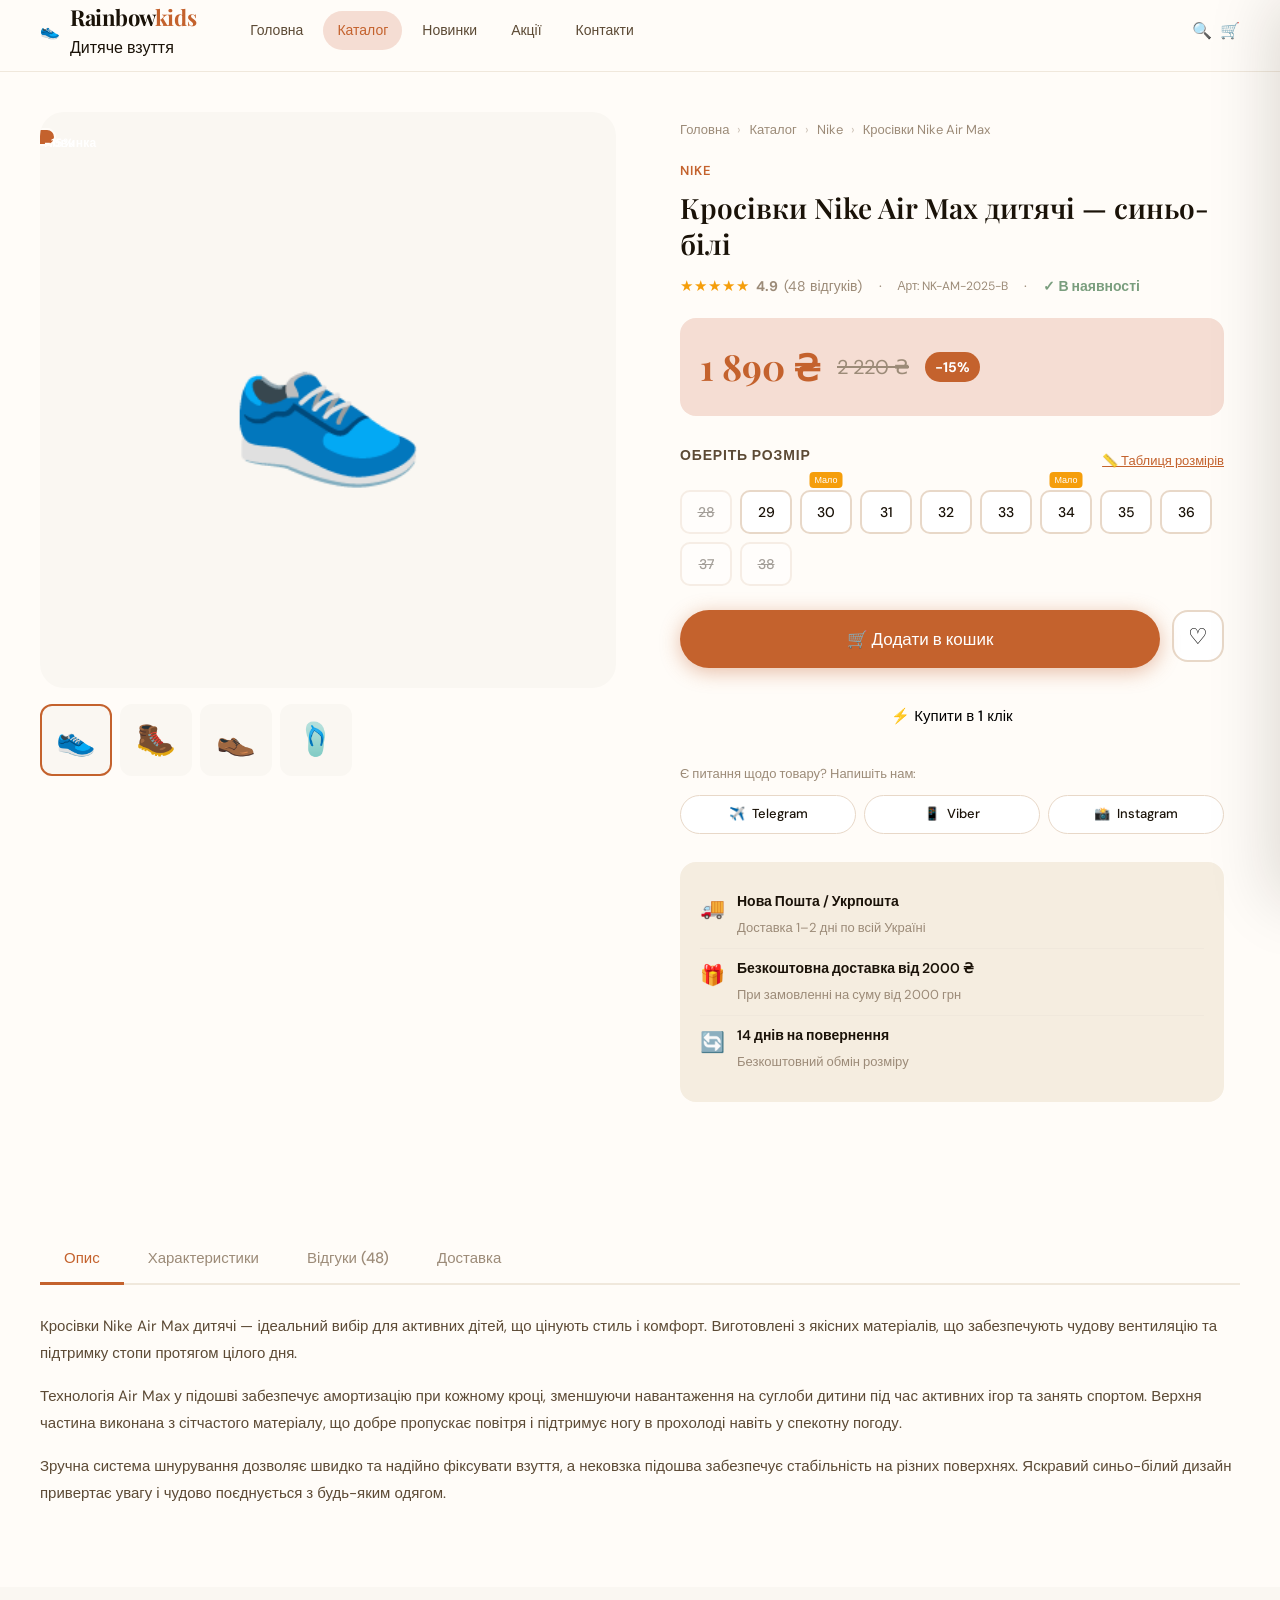
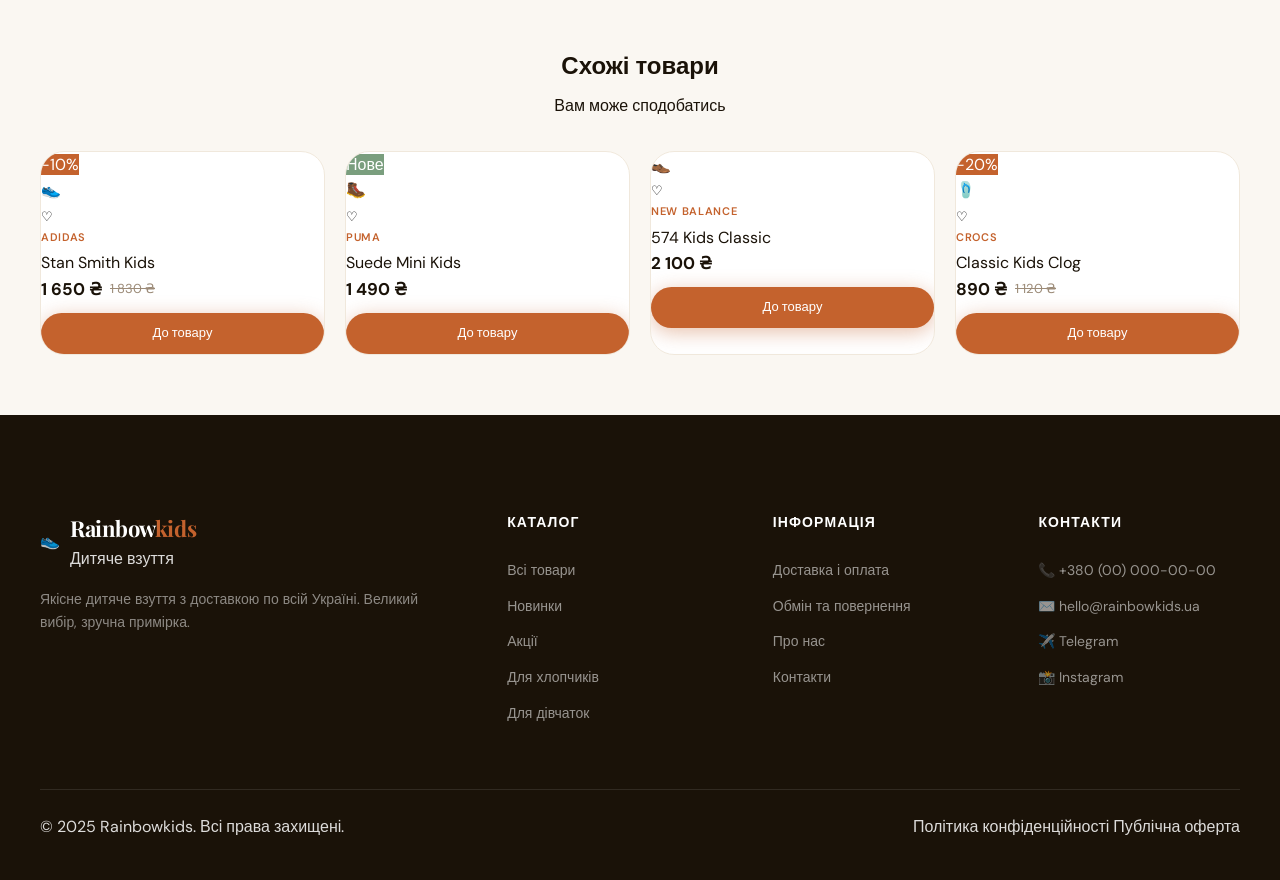
<file: pages/product.html>
<!DOCTYPE html>
<html lang="uk">
<head>
  <meta charset="UTF-8">
  <meta name="viewport" content="width=device-width, initial-scale=1.0">
  <title>Кросівки Nike Air Max — Rainbowkids</title>
  <meta name="description" content="Кросівки Nike Air Max для хлопчиків. Розміри 28–38. Доставка по всій Україні. Ціна 1890 ₴.">
  <meta property="og:title" content="Кросівки Nike Air Max — Rainbowkids">
  <meta property="og:description" content="Стильні кросівки Nike Air Max для дітей. Якісні матеріали, зручна підошва.">
  <meta property="og:type" content="product">
  <link rel="stylesheet" href="../css/main.css">
  <link rel="icon" href="data:image/svg+xml,<svg xmlns='http://www.w3.org/2000/svg' viewBox='0 0 100 100'><text y='.9em' font-size='90'>👟</text></svg>">
  <style>
    body { padding-top: var(--header-h); }

    /* ── PRODUCT GALLERY ── */
    .product-layout { display: grid; grid-template-columns: 1fr 1fr; gap: 48px; align-items: start; padding: 40px 0 80px; }
    .gallery { position: sticky; top: calc(var(--header-h) + 24px); }
    .gallery-main { position: relative; aspect-ratio: 1; background: var(--cream); border-radius: var(--radius-lg); overflow: hidden; margin-bottom: 12px; cursor: zoom-in; }
    .gallery-main-img { width: 100%; height: 100%; display: flex; align-items: center; justify-content: center; font-size: 160px; line-height: 1; user-select: none; transition: transform var(--transition-base); }
    .gallery-main:hover .gallery-main-img { transform: scale(1.05); }
    .gallery-badge { position: absolute; top: 16px; left: 16px; display: flex; flex-direction: column; gap: 6px; }
    .gallery-badge .badge { display: inline-block; padding: 4px 10px; border-radius: var(--radius-full); font-size: 12px; font-weight: 600; letter-spacing: 0.02em; }
    .badge-new { background: var(--sage); color: #fff; }
    .badge-sale { background: var(--terra); color: #fff; }
    .gallery-thumbs { display: flex; gap: 8px; }
    .gallery-thumb { width: 72px; height: 72px; background: var(--cream); border-radius: 12px; display: flex; align-items: center; justify-content: center; font-size: 32px; cursor: pointer; border: 2px solid transparent; transition: border-color var(--transition-fast); flex-shrink: 0; }
    .gallery-thumb.active, .gallery-thumb:hover { border-color: var(--terra); }

    /* ── PRODUCT INFO ── */
    .product-info { padding-top: 8px; }
    .product-breadcrumb { display: flex; align-items: center; gap: 8px; font-size: 13px; color: var(--text-muted); margin-bottom: 20px; }
    .product-breadcrumb a { color: var(--text-muted); transition: color var(--transition-fast); }
    .product-breadcrumb a:hover { color: var(--terra); }
    .product-breadcrumb span { opacity: 0.5; }
    .product-brand { font-size: 13px; font-weight: 600; color: var(--terra); text-transform: uppercase; letter-spacing: 0.08em; margin-bottom: 8px; }
    .product-title { font-family: var(--font-display); font-size: 28px; font-weight: 600; line-height: 1.3; margin-bottom: 12px; color: var(--deep); }
    .product-meta { display: flex; align-items: center; gap: 16px; margin-bottom: 20px; font-size: 14px; color: var(--text-muted); }
    .product-rating { display: flex; align-items: center; gap: 6px; }
    .stars { color: #f59e0b; font-size: 15px; letter-spacing: 1px; }
    .product-sku { font-size: 12px; color: var(--text-muted); }

    .product-price-block { display: flex; align-items: center; gap: 16px; margin-bottom: 28px; padding: 20px; background: var(--terra-pale); border-radius: var(--radius-md); }
    .product-price { font-size: 36px; font-weight: 700; color: var(--terra); font-family: var(--font-display); }
    .product-price-old { font-size: 20px; color: var(--text-muted); text-decoration: line-through; }
    .product-discount { background: var(--terra); color: #fff; padding: 4px 10px; border-radius: var(--radius-full); font-size: 14px; font-weight: 700; }

    /* ── SIZE PICKER ── */
    .product-section-title { font-size: 14px; font-weight: 600; color: var(--text-secondary); text-transform: uppercase; letter-spacing: 0.06em; margin-bottom: 12px; }
    .size-row { display: flex; align-items: center; justify-content: space-between; margin-bottom: 12px; }
    .size-guide-link { font-size: 13px; color: var(--terra); cursor: pointer; text-decoration: underline; }
    .size-grid { display: flex; flex-wrap: wrap; gap: 8px; margin-bottom: 24px; }
    .size-btn { min-width: 52px; height: 44px; padding: 0 8px; border-radius: 10px; border: 2px solid var(--border); background: #fff; font-size: 14px; font-weight: 500; cursor: pointer; transition: all var(--transition-fast); position: relative; }
    .size-btn:hover:not(.out) { border-color: var(--terra-light); color: var(--terra); }
    .size-btn.selected { border-color: var(--terra); background: var(--terra); color: #fff; }
    .size-btn.out { opacity: 0.4; cursor: not-allowed; text-decoration: line-through; }
    .size-btn.low::after { content: 'Мало'; position: absolute; top: -20px; left: 50%; transform: translateX(-50%); background: #f59e0b; color: #fff; font-size: 9px; padding: 2px 5px; border-radius: 4px; white-space: nowrap; pointer-events: none; }

    /* ── CTA BUTTONS ── */
    .product-cta { display: flex; gap: 12px; margin-bottom: 24px; }
    .btn-cart-main { flex: 1; }
    .btn-wish-lg { width: 52px; height: 52px; border-radius: var(--radius-md); border: 2px solid var(--border); background: #fff; font-size: 22px; display: flex; align-items: center; justify-content: center; cursor: pointer; transition: all var(--transition-fast); flex-shrink: 0; }
    .btn-wish-lg:hover, .btn-wish-lg.liked { border-color: #ef4444; background: #fef2f2; }

    .product-messengers { margin-bottom: 28px; }
    .product-messengers p { font-size: 13px; color: var(--text-muted); margin-bottom: 10px; }
    .messenger-btns { display: flex; gap: 8px; flex-wrap: wrap; }
    .messenger-btn { display: flex; align-items: center; gap: 7px; padding: 8px 14px; border-radius: var(--radius-full); font-size: 13px; font-weight: 500; cursor: pointer; border: 1.5px solid var(--border); background: #fff; transition: all var(--transition-fast); }
    .messenger-btn:hover { background: var(--cream); border-color: var(--terra-light); }

    /* ── DELIVERY INFO ── */
    .delivery-info-card { background: var(--sand-light); border-radius: var(--radius-md); padding: 20px; margin-bottom: 28px; }
    .delivery-info-row { display: flex; align-items: flex-start; gap: 12px; padding: 8px 0; }
    .delivery-info-row:not(:last-child) { border-bottom: 1px solid var(--border-light); }
    .delivery-info-icon { font-size: 20px; flex-shrink: 0; margin-top: 2px; }
    .delivery-info-text strong { display: block; font-size: 14px; font-weight: 600; margin-bottom: 2px; }
    .delivery-info-text span { font-size: 13px; color: var(--text-muted); }

    /* ── TABS ── */
    .product-tabs { margin-bottom: 80px; }
    .tab-list { display: flex; gap: 0; border-bottom: 2px solid var(--border-light); margin-bottom: 28px; }
    .tab-item { padding: 12px 24px; font-size: 15px; font-weight: 500; cursor: pointer; border-bottom: 3px solid transparent; margin-bottom: -2px; color: var(--text-muted); transition: all var(--transition-fast); }
    .tab-item.active { color: var(--terra); border-bottom-color: var(--terra); }
    .tab-content { display: none; }
    .tab-content.active { display: block; }

    /* Description */
    .desc-text { font-size: 15px; line-height: 1.8; color: var(--text-secondary); }
    .desc-text p { margin-bottom: 16px; }

    /* Specs */
    .specs-grid { display: grid; grid-template-columns: 1fr 1fr; gap: 0; border: 1px solid var(--border-light); border-radius: var(--radius-md); overflow: hidden; }
    .spec-row { display: contents; }
    .spec-row dt, .spec-row dd { padding: 12px 16px; font-size: 14px; border-bottom: 1px solid var(--border-light); }
    .spec-row dt { background: var(--cream); font-weight: 500; color: var(--text-secondary); }
    .spec-row dd { background: #fff; color: var(--text-primary); }

    /* Reviews */
    .reviews-summary { display: flex; align-items: center; gap: 32px; padding: 28px; background: var(--cream); border-radius: var(--radius-lg); margin-bottom: 28px; }
    .reviews-score { text-align: center; }
    .reviews-score-num { font-size: 56px; font-weight: 700; font-family: var(--font-display); color: var(--deep); line-height: 1; }
    .reviews-score-stars { font-size: 22px; color: #f59e0b; margin: 4px 0; }
    .reviews-score-count { font-size: 13px; color: var(--text-muted); }
    .reviews-bars { flex: 1; }
    .rating-bar-row { display: flex; align-items: center; gap: 10px; margin-bottom: 6px; font-size: 13px; }
    .rating-bar-row span:first-child { width: 20px; text-align: right; color: var(--text-muted); }
    .rating-bar-track { flex: 1; height: 6px; background: var(--border-light); border-radius: 3px; overflow: hidden; }
    .rating-bar-fill { height: 100%; background: #f59e0b; border-radius: 3px; transition: width 1s ease; }
    .review-card { background: #fff; border: 1px solid var(--border-light); border-radius: var(--radius-md); padding: 20px; margin-bottom: 16px; }
    .review-header { display: flex; justify-content: space-between; align-items: flex-start; margin-bottom: 10px; }
    .review-author { font-weight: 600; font-size: 14px; }
    .review-date { font-size: 12px; color: var(--text-muted); }
    .review-stars { color: #f59e0b; font-size: 14px; margin-bottom: 8px; }
    .review-text { font-size: 14px; line-height: 1.7; color: var(--text-secondary); }
    .review-verified { font-size: 12px; color: var(--sage); margin-top: 8px; }

    /* Size Guide Modal */
    .modal-overlay { position: fixed; inset: 0; background: var(--overlay); z-index: 1000; display: flex; align-items: center; justify-content: center; opacity: 0; pointer-events: none; transition: opacity var(--transition-base); padding: 20px; }
    .modal-overlay.open { opacity: 1; pointer-events: all; }
    .modal-box { background: #fff; border-radius: var(--radius-lg); padding: 32px; max-width: 560px; width: 100%; max-height: 80vh; overflow-y: auto; transform: translateY(20px); transition: transform var(--transition-base); }
    .modal-overlay.open .modal-box { transform: translateY(0); }
    .modal-header { display: flex; justify-content: space-between; align-items: center; margin-bottom: 20px; }
    .modal-title { font-family: var(--font-display); font-size: 20px; font-weight: 600; }
    .modal-close { font-size: 20px; cursor: pointer; color: var(--text-muted); width: 32px; height: 32px; display: flex; align-items: center; justify-content: center; border-radius: 50%; transition: background var(--transition-fast); }
    .modal-close:hover { background: var(--cream); }
    .size-table { width: 100%; border-collapse: collapse; font-size: 14px; }
    .size-table th, .size-table td { padding: 10px 14px; text-align: center; border-bottom: 1px solid var(--border-light); }
    .size-table th { background: var(--cream); font-weight: 600; color: var(--text-secondary); font-size: 12px; text-transform: uppercase; letter-spacing: 0.04em; }
    .size-table tr:hover td { background: var(--terra-pale); }

    /* ── RELATED PRODUCTS ── */
    .related-section { padding: 60px 0; background: var(--cream); }
    .related-grid { display: grid; grid-template-columns: repeat(4, 1fr); gap: 20px; margin-top: 32px; }

    /* ── RESPONSIVE ── */
    @media (max-width: 900px) {
      .product-layout { grid-template-columns: 1fr; gap: 32px; }
      .gallery { position: static; }
      .gallery-main-img { font-size: 120px; }
      .related-grid { grid-template-columns: repeat(2, 1fr); }
      .reviews-summary { flex-direction: column; gap: 20px; }
      .specs-grid { grid-template-columns: 1fr; }
      .spec-row dt, .spec-row dd { border-right: none; }
    }
    @media (max-width: 600px) {
      .product-title { font-size: 22px; }
      .product-price { font-size: 28px; }
      .product-cta { flex-direction: column; }
      .btn-wish-lg { width: 100%; }
      .gallery-main-img { font-size: 100px; }
      .related-grid { grid-template-columns: repeat(2, 1fr); gap: 12px; }
      .tab-item { padding: 10px 14px; font-size: 14px; }
    }
  </style>
</head>
<body>

<!-- HEADER -->
<header class="header" id="header">
  <div class="container">
    <div class="header-inner">
      <a href="../index.html" class="logo">
        <div class="logo-icon">👟</div>
        <div>
          <div class="logo-text">Rainbow<span>kids</span></div>
          <div class="logo-sub">Дитяче взуття</div>
        </div>
      </a>
      <nav class="nav">
        <a href="../index.html" class="nav-link">Головна</a>
        <a href="catalog.html" class="nav-link active">Каталог</a>
        <a href="catalog.html?cat=new" class="nav-link">Новинки</a>
        <a href="catalog.html?cat=sale" class="nav-link">Акції</a>
        <a href="../index.html#contacts" class="nav-link">Контакти</a>
      </nav>
      <div class="header-actions">
        <div class="action-btn" onclick="toggleSearch()" title="Пошук">🔍</div>
        <div class="action-btn" onclick="toggleCart()" title="Кошик">
          🛒<span class="badge-count" id="cartCount" style="display:none">0</span>
        </div>
        <div class="burger" id="burger" onclick="toggleMobileNav()">
          <span></span><span></span><span></span>
        </div>
      </div>
    </div>
  </div>
</header>

<!-- MOBILE NAV -->
<div class="mobile-nav" id="mobileNav">
  <ul class="mobile-nav-list">
    <li><a href="../index.html" class="mobile-nav-link">🏠 Головна <span>›</span></a></li>
    <li><a href="catalog.html" class="mobile-nav-link">👟 Каталог <span>›</span></a></li>
    <li><a href="catalog.html?cat=new" class="mobile-nav-link">✨ Новинки <span>›</span></a></li>
    <li><a href="catalog.html?cat=sale" class="mobile-nav-link">🔥 Акції <span>›</span></a></li>
    <li><a href="delivery.html" class="mobile-nav-link">🚚 Доставка <span>›</span></a></li>
    <li><a href="returns.html" class="mobile-nav-link">🔄 Повернення <span>›</span></a></li>
    <li><a href="../index.html#contacts" class="mobile-nav-link">📞 Контакти <span>›</span></a></li>
  </ul>
  <div class="mobile-nav-footer">
    <a href="https://t.me/rainbowkids" class="mobile-contact-btn">Telegram</a>
    <a href="viber://chat?number=380000000000" class="mobile-contact-btn">Viber</a>
  </div>
</div>
<div class="mobile-nav-overlay" id="mobileNavOverlay" onclick="toggleMobileNav()"></div>

<!-- SEARCH OVERLAY -->
<div class="search-overlay" id="searchOverlay" onclick="closeSearch(event)">
  <div class="search-box">
    <div class="search-input-wrap">
      <svg width="20" height="20" fill="none" stroke="currentColor" stroke-width="2" viewBox="0 0 24 24"><circle cx="11" cy="11" r="8"/><path d="m21 21-4.35-4.35"/></svg>
      <input type="text" class="search-input" placeholder="Пошук взуття: Nike, Adidas, сандалі...">
    </div>
    <p class="search-hint">Натисніть Esc щоб закрити</p>
  </div>
</div>

<!-- CART DRAWER -->
<div class="drawer-overlay" id="drawerOverlay" onclick="closeCart()"></div>
<div class="cart-drawer" id="cartDrawer">
  <div class="cart-header">
    <h3>🛒 Кошик</h3>
    <div class="cart-close" onclick="closeCart()">✕</div>
  </div>
  <div class="cart-body" id="cartBody">
    <div class="cart-empty">
      <div class="cart-empty-icon">🛒</div>
      <h4>Кошик порожній</h4>
      <p>Додайте товари з каталогу</p>
    </div>
  </div>
  <div class="cart-footer">
    <div class="cart-total">
      <span class="cart-total-label">Разом:</span>
      <span class="cart-total-price" id="cartTotal">0 ₴</span>
    </div>
    <a href="checkout.html" class="btn btn-primary btn-full">Оформити замовлення →</a>
  </div>
</div>

<!-- TOAST -->
<div class="toast-container" id="toastContainer"></div>

<!-- SIZE GUIDE MODAL -->
<div class="modal-overlay" id="sizeModal" onclick="closeSizeModal(event)">
  <div class="modal-box">
    <div class="modal-header">
      <h3 class="modal-title">📏 Таблиця розмірів</h3>
      <div class="modal-close" onclick="document.getElementById('sizeModal').classList.remove('open')">✕</div>
    </div>
    <p style="font-size:14px;color:var(--text-muted);margin-bottom:20px">Виміряйте довжину стопи дитини і знайдіть відповідний розмір:</p>
    <table class="size-table">
      <thead>
        <tr><th>EU Розмір</th><th>UA Розмір</th><th>Довжина стопи (см)</th><th>Вік (приблизно)</th></tr>
      </thead>
      <tbody>
        <tr><td>20</td><td>20</td><td>12.5 – 13</td><td>1–2 роки</td></tr>
        <tr><td>22</td><td>22</td><td>13.5 – 14</td><td>2–3 роки</td></tr>
        <tr><td>24</td><td>24</td><td>14.5 – 15</td><td>3–4 роки</td></tr>
        <tr><td>26</td><td>26</td><td>15.5 – 16.5</td><td>4–5 років</td></tr>
        <tr><td>28</td><td>28</td><td>17 – 18</td><td>5–6 років</td></tr>
        <tr><td>30</td><td>30</td><td>18.5 – 19.5</td><td>6–7 років</td></tr>
        <tr><td>32</td><td>32</td><td>20 – 21</td><td>7–8 років</td></tr>
        <tr><td>34</td><td>34</td><td>21.5 – 22.5</td><td>9–10 років</td></tr>
        <tr><td>36</td><td>36</td><td>23 – 24</td><td>10–12 років</td></tr>
        <tr><td>38</td><td>38</td><td>24.5 – 25.5</td><td>12–14 років</td></tr>
      </tbody>
    </table>
    <p style="font-size:13px;color:var(--text-muted);margin-top:16px">💡 Якщо ваша дитина на межі розмірів — беріть більший. Не знаєте розмір? Напишіть нам у Telegram або Viber!</p>
  </div>
</div>

<!-- =============================================
     MAIN CONTENT
============================================= -->
<main>
  <div class="container">
    <div class="product-layout">

      <!-- ─── GALLERY ─── -->
      <div class="gallery fade-in">
        <div class="gallery-main" id="galleryMain">
          <div class="gallery-badge">
            <span class="badge badge-new">Новинка</span>
            <span class="badge badge-sale">−15%</span>
          </div>
          <div class="gallery-main-img" id="mainImg">👟</div>
        </div>
        <div class="gallery-thumbs">
          <div class="gallery-thumb active" onclick="switchImg(this,'👟')">👟</div>
          <div class="gallery-thumb" onclick="switchImg(this,'🥾')">🥾</div>
          <div class="gallery-thumb" onclick="switchImg(this,'👞')">👞</div>
          <div class="gallery-thumb" onclick="switchImg(this,'🩴')">🩴</div>
        </div>
      </div>

      <!-- ─── INFO ─── -->
      <div class="product-info fade-up">

        <!-- Breadcrumb -->
        <div class="product-breadcrumb">
          <a href="../index.html">Головна</a>
          <span>›</span>
          <a href="catalog.html">Каталог</a>
          <span>›</span>
          <a href="catalog.html?brand=nike">Nike</a>
          <span>›</span>
          Кросівки Nike Air Max
        </div>

        <div class="product-brand">Nike</div>
        <h1 class="product-title">Кросівки Nike Air Max дитячі — синьо-білі</h1>

        <div class="product-meta">
          <div class="product-rating">
            <span class="stars">★★★★★</span>
            <strong>4.9</strong>
            <span>(48 відгуків)</span>
          </div>
          <span>·</span>
          <span class="product-sku">Арт: NK-AM-2025-B</span>
          <span>·</span>
          <span style="color:var(--sage);font-weight:600">✓ В наявності</span>
        </div>

        <!-- Price -->
        <div class="product-price-block">
          <span class="product-price">1 890 ₴</span>
          <span class="product-price-old">2 220 ₴</span>
          <span class="product-discount">−15%</span>
        </div>

        <!-- Sizes -->
        <div>
          <div class="size-row">
            <div class="product-section-title">Оберіть розмір</div>
            <span class="size-guide-link" onclick="document.getElementById('sizeModal').classList.add('open')">📏 Таблиця розмірів</span>
          </div>
          <div class="size-grid" id="sizeGrid">
            <button class="size-btn out" disabled>28</button>
            <button class="size-btn" onclick="selectSize(this)">29</button>
            <button class="size-btn low" onclick="selectSize(this)">30</button>
            <button class="size-btn" onclick="selectSize(this)">31</button>
            <button class="size-btn" onclick="selectSize(this)">32</button>
            <button class="size-btn" onclick="selectSize(this)">33</button>
            <button class="size-btn low" onclick="selectSize(this)">34</button>
            <button class="size-btn" onclick="selectSize(this)">35</button>
            <button class="size-btn" onclick="selectSize(this)">36</button>
            <button class="size-btn out" disabled>37</button>
            <button class="size-btn out" disabled>38</button>
          </div>
        </div>

        <!-- CTA -->
        <div class="product-cta">
          <button class="btn btn-primary btn-lg btn-cart-main" onclick="handleAddToCart()">
            🛒 Додати в кошик
          </button>
          <button class="btn-wish-lg" id="wishBtn" onclick="toggleWish(this,'Nike Air Max дитячі')" title="В обране">♡</button>
        </div>
        <button class="btn btn-secondary btn-full" style="margin-bottom:24px" onclick="quickBuy('Nike Air Max дитячі', 1890, '👟')">
          ⚡ Купити в 1 клік
        </button>

        <!-- Messengers -->
        <div class="product-messengers">
          <p>Є питання щодо товару? Напишіть нам:</p>
          <div class="messenger-btns">
            <a href="https://t.me/rainbowkids" class="messenger-btn" target="_blank">
              <span>✈️</span> Telegram
            </a>
            <a href="viber://chat?number=380000000000" class="messenger-btn">
              <span>📱</span> Viber
            </a>
            <a href="https://instagram.com/rainbowkids" class="messenger-btn" target="_blank">
              <span>📸</span> Instagram
            </a>
          </div>
        </div>

        <!-- Delivery Info -->
        <div class="delivery-info-card">
          <div class="delivery-info-row">
            <span class="delivery-info-icon">🚚</span>
            <div class="delivery-info-text">
              <strong>Нова Пошта / Укрпошта</strong>
              <span>Доставка 1–2 дні по всій Україні</span>
            </div>
          </div>
          <div class="delivery-info-row">
            <span class="delivery-info-icon">🎁</span>
            <div class="delivery-info-text">
              <strong>Безкоштовна доставка від 2000 ₴</strong>
              <span>При замовленні на суму від 2000 грн</span>
            </div>
          </div>
          <div class="delivery-info-row">
            <span class="delivery-info-icon">🔄</span>
            <div class="delivery-info-text">
              <strong>14 днів на повернення</strong>
              <span>Безкоштовний обмін розміру</span>
            </div>
          </div>
        </div>

      </div><!-- /product-info -->
    </div><!-- /product-layout -->
  </div><!-- /container -->

  <!-- ─── TABS: DESCRIPTION / SPECS / REVIEWS ─── -->
  <div class="container">
    <div class="product-tabs">
      <div class="tab-list">
        <div class="tab-item active" onclick="switchTab(this,'desc')">Опис</div>
        <div class="tab-item" onclick="switchTab(this,'specs')">Характеристики</div>
        <div class="tab-item" onclick="switchTab(this,'reviews')">Відгуки (48)</div>
        <div class="tab-item" onclick="switchTab(this,'delivery')">Доставка</div>
      </div>

      <!-- Description -->
      <div class="tab-content active" id="tab-desc">
        <div class="desc-text">
          <p>Кросівки Nike Air Max дитячі — ідеальний вибір для активних дітей, що цінують стиль і комфорт. Виготовлені з якісних матеріалів, що забезпечують чудову вентиляцію та підтримку стопи протягом цілого дня.</p>
          <p>Технологія Air Max у підошві забезпечує амортизацію при кожному кроці, зменшуючи навантаження на суглоби дитини під час активних ігор та занять спортом. Верхня частина виконана з сітчастого матеріалу, що добре пропускає повітря і підтримує ногу в прохолоді навіть у спекотну погоду.</p>
          <p>Зручна система шнурування дозволяє швидко та надійно фіксувати взуття, а нековзка підошва забезпечує стабільність на різних поверхнях. Яскравий синьо-білий дизайн привертає увагу і чудово поєднується з будь-яким одягом.</p>
        </div>
      </div>

      <!-- Specs -->
      <div class="tab-content" id="tab-specs">
        <dl class="specs-grid">
          <div class="spec-row"><dt>Бренд</dt><dd>Nike</dd></div>
          <div class="spec-row"><dt>Модель</dt><dd>Air Max 2025 Kids</dd></div>
          <div class="spec-row"><dt>Артикул</dt><dd>NK-AM-2025-B</dd></div>
          <div class="spec-row"><dt>Колір</dt><dd>Синьо-білий</dd></div>
          <div class="spec-row"><dt>Матеріал верху</dt><dd>Текстиль, сітка</dd></div>
          <div class="spec-row"><dt>Матеріал підошви</dt><dd>Гума, Air Max</dd></div>
          <div class="spec-row"><dt>Стать</dt><dd>Хлопчики / Унісекс</dd></div>
          <div class="spec-row"><dt>Сезон</dt><dd>Весна, Літо</dd></div>
          <div class="spec-row"><dt>Розміри</dt><dd>29–36 (є в наявності)</dd></div>
          <div class="spec-row"><dt>Країна бренду</dt><dd>США</dd></div>
          <div class="spec-row"><dt>Застібка</dt><dd>Шнурівка</dd></div>
          <div class="spec-row"><dt>Висота підошви</dt><dd>2.5 см</dd></div>
        </dl>
      </div>

      <!-- Reviews -->
      <div class="tab-content" id="tab-reviews">
        <div class="reviews-summary">
          <div class="reviews-score">
            <div class="reviews-score-num">4.9</div>
            <div class="reviews-score-stars">★★★★★</div>
            <div class="reviews-score-count">48 відгуків</div>
          </div>
          <div class="reviews-bars">
            <div class="rating-bar-row">
              <span>5</span>
              <div class="rating-bar-track"><div class="rating-bar-fill" style="width:85%"></div></div>
              <span>41</span>
            </div>
            <div class="rating-bar-row">
              <span>4</span>
              <div class="rating-bar-track"><div class="rating-bar-fill" style="width:10%"></div></div>
              <span>5</span>
            </div>
            <div class="rating-bar-row">
              <span>3</span>
              <div class="rating-bar-track"><div class="rating-bar-fill" style="width:4%"></div></div>
              <span>2</span>
            </div>
            <div class="rating-bar-row">
              <span>2</span>
              <div class="rating-bar-track"><div class="rating-bar-fill" style="width:0%"></div></div>
              <span>0</span>
            </div>
            <div class="rating-bar-row">
              <span>1</span>
              <div class="rating-bar-track"><div class="rating-bar-fill" style="width:0%"></div></div>
              <span>0</span>
            </div>
          </div>
        </div>

        <div class="review-card">
          <div class="review-header">
            <div>
              <div class="review-author">Олена Коваль</div>
              <div class="review-date">12 березня 2025</div>
            </div>
          </div>
          <div class="review-stars">★★★★★</div>
          <div class="review-text">Замовляла синові на 8 років, розмір 33. Дуже якісні кросівки! Дитина в захваті, не хоче знімати. Доставили за 1 день Новою Поштою. Розмір відповідає таблиці. Рекомендую!</div>
          <div class="review-verified">✓ Перевірена покупка</div>
        </div>

        <div class="review-card">
          <div class="review-header">
            <div>
              <div class="review-author">Марина Петренко</div>
              <div class="review-date">28 лютого 2025</div>
            </div>
          </div>
          <div class="review-stars">★★★★★</div>
          <div class="review-text">Чудові кросівки, вже другий рік купуємо тут. Якість висока, матеріали приємні, дихаючі. Дочка дуже задоволена. Магазин надійний — все як описано.</div>
          <div class="review-verified">✓ Перевірена покупка</div>
        </div>

        <div class="review-card">
          <div class="review-header">
            <div>
              <div class="review-author">Андрій Мельник</div>
              <div class="review-date">15 лютого 2025</div>
            </div>
          </div>
          <div class="review-stars">★★★★☆</div>
          <div class="review-text">Загалом задоволений покупкою. Якість гарна, упаковка чудова. Розмір трохи маломіркий, але продавець попередив — взяли на розмір більше, все ок. Швидка доставка.</div>
          <div class="review-verified">✓ Перевірена покупка</div>
        </div>
      </div>

      <!-- Delivery Tab -->
      <div class="tab-content" id="tab-delivery">
        <div style="max-width:600px">
          <div class="delivery-info-card">
            <div class="delivery-info-row">
              <span class="delivery-info-icon">📦</span>
              <div class="delivery-info-text">
                <strong>Нова Пошта</strong>
                <span>1–2 робочі дні. Доставка: 60–80 ₴ (залежно від ваги). Безкоштовно від 2000 ₴.</span>
              </div>
            </div>
            <div class="delivery-info-row">
              <span class="delivery-info-icon">📮</span>
              <div class="delivery-info-text">
                <strong>Укрпошта</strong>
                <span>2–5 робочих днів. Доставка: 40–70 ₴.</span>
              </div>
            </div>
            <div class="delivery-info-row">
              <span class="delivery-info-icon">🏪</span>
              <div class="delivery-info-text">
                <strong>Самовивіз (Київ)</strong>
                <span>Безкоштовно. За адресою: вул. Хрещатик, 1 (за домовленістю).</span>
              </div>
            </div>
            <div class="delivery-info-row">
              <span class="delivery-info-icon">💳</span>
              <div class="delivery-info-text">
                <strong>Оплата</strong>
                <span>Передоплата на картку або накладений платіж (+20 ₴ комісія НП).</span>
              </div>
            </div>
            <div class="delivery-info-row">
              <span class="delivery-info-icon">🔄</span>
              <div class="delivery-info-text">
                <strong>Повернення та обмін</strong>
                <span>14 днів після отримання. Безкоштовний обмін розміру. <a href="returns.html" style="color:var(--terra)">Детальніше →</a></span>
              </div>
            </div>
          </div>
        </div>
      </div>
    </div>
  </div>

  <!-- ─── RELATED PRODUCTS ─── -->
  <section class="related-section">
    <div class="container">
      <h2 class="section-title" style="text-align:center;margin-bottom:8px">Схожі товари</h2>
      <p class="section-sub" style="text-align:center">Вам може сподобатись</p>
      <div class="related-grid">

        <div class="product-card fade-up">
          <div class="product-card-img">
            <span class="product-badge badge-sale">−10%</span>
            <div class="product-img-inner">👟</div>
            <div class="product-card-actions">
              <button class="wish-btn" onclick="toggleWish(this,'Adidas Stan Smith Kids')">♡</button>
            </div>
          </div>
          <div class="product-card-body">
            <div class="product-card-brand">Adidas</div>
            <div class="product-card-name">Stan Smith Kids</div>
            <div class="product-card-prices">
              <span class="price-cur">1 650 ₴</span>
              <span class="price-old">1 830 ₴</span>
            </div>
            <a href="product.html" class="btn btn-primary btn-sm btn-full" style="margin-top:10px">До товару</a>
          </div>
        </div>

        <div class="product-card fade-up" style="--delay:0.1s">
          <div class="product-card-img">
            <span class="product-badge badge-new">Нове</span>
            <div class="product-img-inner">🥾</div>
            <div class="product-card-actions">
              <button class="wish-btn" onclick="toggleWish(this,'Puma Suede Mini')">♡</button>
            </div>
          </div>
          <div class="product-card-body">
            <div class="product-card-brand">Puma</div>
            <div class="product-card-name">Suede Mini Kids</div>
            <div class="product-card-prices">
              <span class="price-cur">1 490 ₴</span>
            </div>
            <a href="product.html" class="btn btn-primary btn-sm btn-full" style="margin-top:10px">До товару</a>
          </div>
        </div>

        <div class="product-card fade-up" style="--delay:0.2s">
          <div class="product-card-img">
            <div class="product-img-inner">👞</div>
            <div class="product-card-actions">
              <button class="wish-btn" onclick="toggleWish(this,'New Balance 574')">♡</button>
            </div>
          </div>
          <div class="product-card-body">
            <div class="product-card-brand">New Balance</div>
            <div class="product-card-name">574 Kids Classic</div>
            <div class="product-card-prices">
              <span class="price-cur">2 100 ₴</span>
            </div>
            <a href="product.html" class="btn btn-primary btn-sm btn-full" style="margin-top:10px">До товару</a>
          </div>
        </div>

        <div class="product-card fade-up" style="--delay:0.3s">
          <div class="product-card-img">
            <span class="product-badge badge-sale">−20%</span>
            <div class="product-img-inner">🩴</div>
            <div class="product-card-actions">
              <button class="wish-btn" onclick="toggleWish(this,'Crocs Classic Kids')">♡</button>
            </div>
          </div>
          <div class="product-card-body">
            <div class="product-card-brand">Crocs</div>
            <div class="product-card-name">Classic Kids Clog</div>
            <div class="product-card-prices">
              <span class="price-cur">890 ₴</span>
              <span class="price-old">1 120 ₴</span>
            </div>
            <a href="product.html" class="btn btn-primary btn-sm btn-full" style="margin-top:10px">До товару</a>
          </div>
        </div>

      </div>
    </div>
  </section>

</main>

<!-- ─── FOOTER ─── -->
<footer class="footer">
  <div class="container">
    <div class="footer-grid">
      <div class="footer-brand">
        <a href="../index.html" class="logo">
          <div class="logo-icon">👟</div>
          <div>
            <div class="logo-text">Rainbow<span>kids</span></div>
            <div class="logo-sub">Дитяче взуття</div>
          </div>
        </a>
        <p class="footer-desc">Якісне дитяче взуття з доставкою по всій Україні. Великий вибір, зручна примірка.</p>
      </div>
      <div class="footer-col">
        <h4 class="footer-heading">Каталог</h4>
        <ul class="footer-links">
          <li><a href="catalog.html">Всі товари</a></li>
          <li><a href="catalog.html?cat=new">Новинки</a></li>
          <li><a href="catalog.html?cat=sale">Акції</a></li>
          <li><a href="catalog.html?gender=boys">Для хлопчиків</a></li>
          <li><a href="catalog.html?gender=girls">Для дівчаток</a></li>
        </ul>
      </div>
      <div class="footer-col">
        <h4 class="footer-heading">Інформація</h4>
        <ul class="footer-links">
          <li><a href="delivery.html">Доставка і оплата</a></li>
          <li><a href="returns.html">Обмін та повернення</a></li>
          <li><a href="../index.html#about">Про нас</a></li>
          <li><a href="../index.html#contacts">Контакти</a></li>
        </ul>
      </div>
      <div class="footer-col">
        <h4 class="footer-heading">Контакти</h4>
        <ul class="footer-links">
          <li><a href="tel:+380000000000">📞 +380 (00) 000-00-00</a></li>
          <li><a href="mailto:hello@rainbowkids.ua">✉️ hello@rainbowkids.ua</a></li>
          <li><a href="https://t.me/rainbowkids" target="_blank">✈️ Telegram</a></li>
          <li><a href="https://instagram.com/rainbowkids" target="_blank">📸 Instagram</a></li>
        </ul>
      </div>
    </div>
    <div class="footer-bottom">
      <p>© 2025 Rainbowkids. Всі права захищені.</p>
      <div class="footer-bottom-links">
        <a href="#">Політика конфіденційності</a>
        <a href="#">Публічна оферта</a>
      </div>
    </div>
  </div>
</footer>

<!-- MOBILE STICKY CTA -->
<div class="mobile-sticky-cta" id="mobileStickyCta">
  <button class="btn btn-secondary" onclick="quickBuy('Nike Air Max дитячі', 1890, '👟')">⚡ Купити зараз</button>
  <button class="btn btn-primary" onclick="handleAddToCart()">🛒 В кошик</button>
</div>

<script src="../js/main.js"></script>
<script>
  // Selected size tracker
  let selectedSize = null;

  function selectSize(btn) {
    document.querySelectorAll('.size-btn').forEach(b => b.classList.remove('selected'));
    btn.classList.add('selected');
    selectedSize = btn.textContent.trim();
  }

  function handleAddToCart() {
    if (!selectedSize) {
      showToast('⚠️ Оберіть розмір!', 'warn');
      document.getElementById('sizeGrid').style.animation = 'none';
      void document.getElementById('sizeGrid').offsetWidth;
      document.getElementById('sizeGrid').style.animation = 'shake 0.4s ease';
      return;
    }
    addToCart('Nike Air Max дитячі', 1890, selectedSize, '👟');
    setTimeout(openCart, 350);
  }

  function switchImg(thumb, emoji) {
    document.querySelectorAll('.gallery-thumb').forEach(t => t.classList.remove('active'));
    thumb.classList.add('active');
    const main = document.getElementById('mainImg');
    main.style.opacity = '0';
    main.style.transform = 'scale(0.9)';
    setTimeout(() => {
      main.textContent = emoji;
      main.style.opacity = '1';
      main.style.transform = 'scale(1)';
    }, 200);
  }

  function switchTab(tab, id) {
    document.querySelectorAll('.tab-item').forEach(t => t.classList.remove('active'));
    document.querySelectorAll('.tab-content').forEach(c => c.classList.remove('active'));
    tab.classList.add('active');
    document.getElementById('tab-' + id).classList.add('active');
  }

  function closeSizeModal(e) {
    if (e.target === document.getElementById('sizeModal')) {
      document.getElementById('sizeModal').classList.remove('open');
    }
  }

  // Style for gallery transition and shake
  const extraStyle = document.createElement('style');
  extraStyle.textContent = `
    #mainImg { transition: opacity 0.2s ease, transform 0.2s ease; }
    @keyframes shake { 0%,100%{transform:translateX(0)} 25%{transform:translateX(-8px)} 75%{transform:translateX(8px)} }
    @keyframes badgeBounce { 0%{transform:scale(1)} 50%{transform:scale(1.4)} 100%{transform:scale(1)} }
    @keyframes cart-bounce { 0%{transform:scale(1)} 50%{transform:scale(1.3)} 100%{transform:scale(1)} }
  `;
  document.head.appendChild(extraStyle);

  // Show mobile sticky on scroll
  window.addEventListener('scroll', () => {
    const cta = document.getElementById('mobileStickyCta');
    if (cta) cta.style.display = window.scrollY > 400 ? '' : 'none';
  }, { passive: true });
</script>
</body>
</html>
</file>
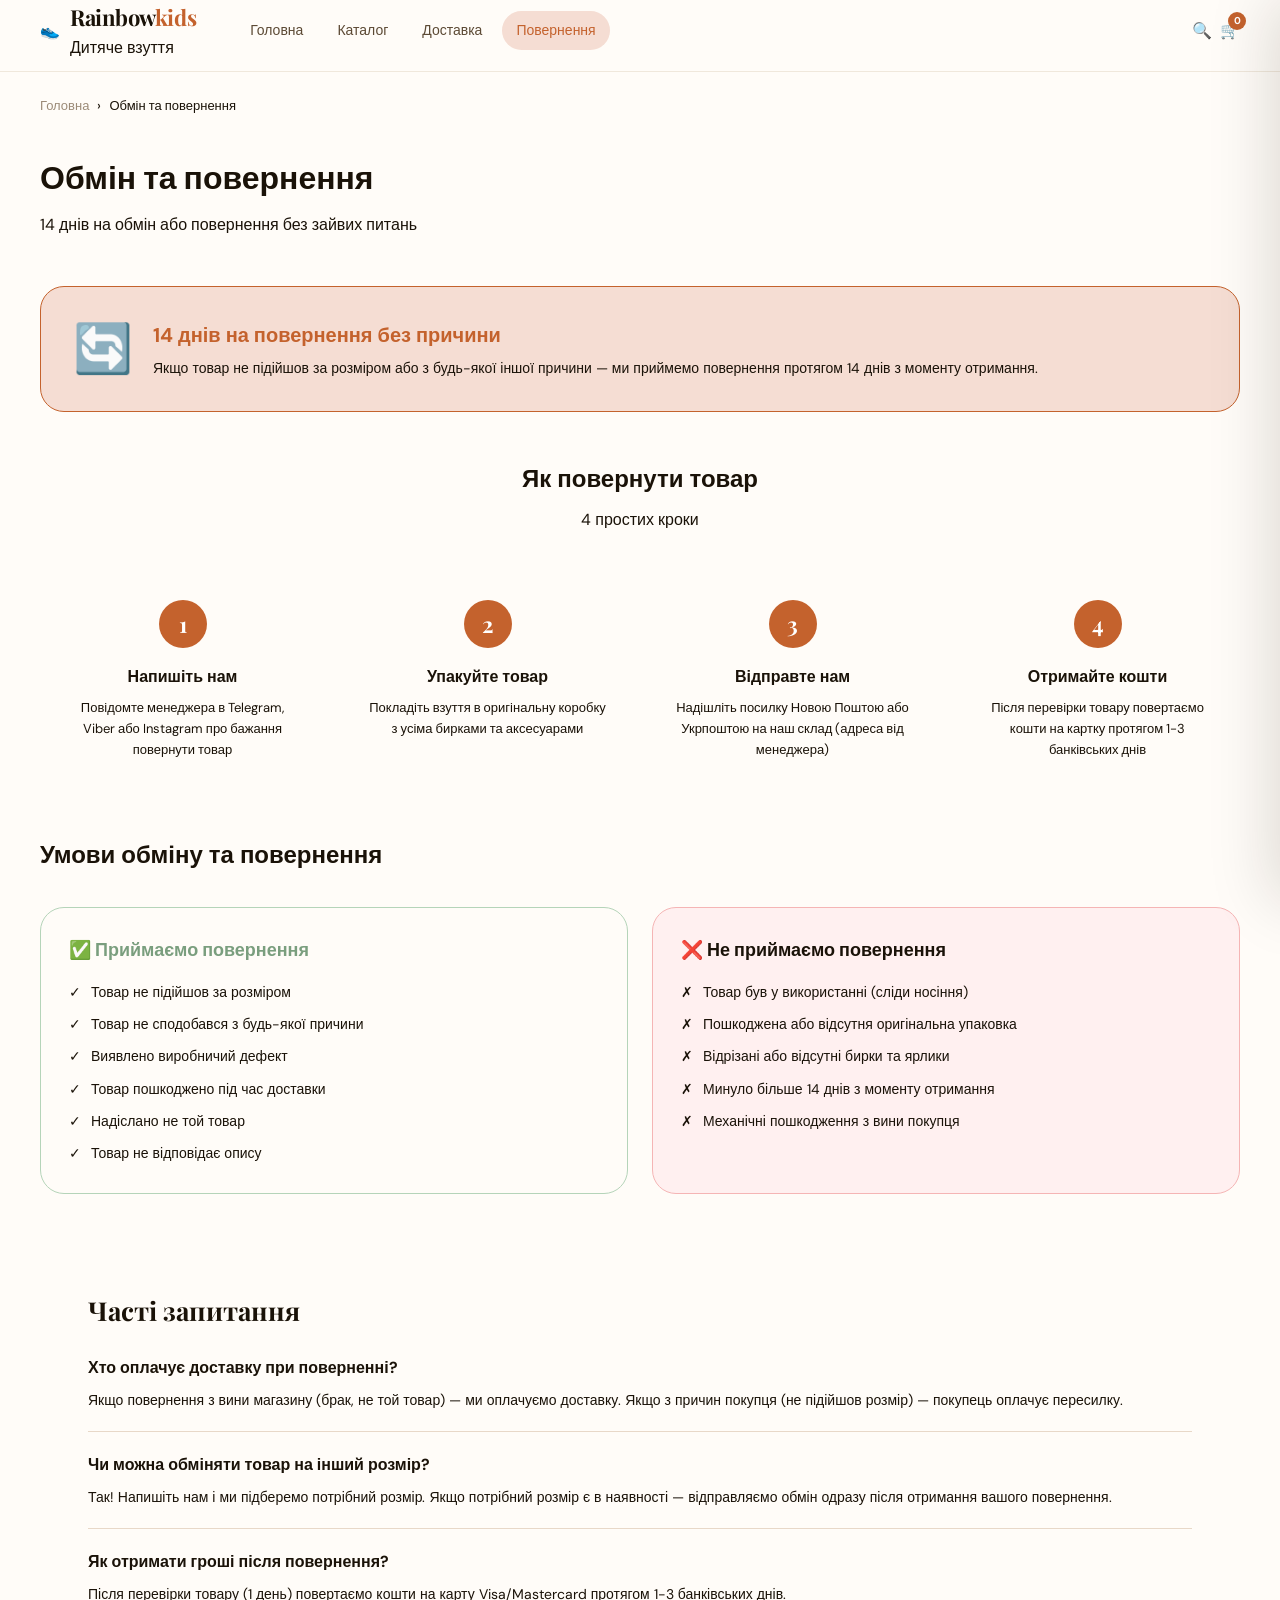
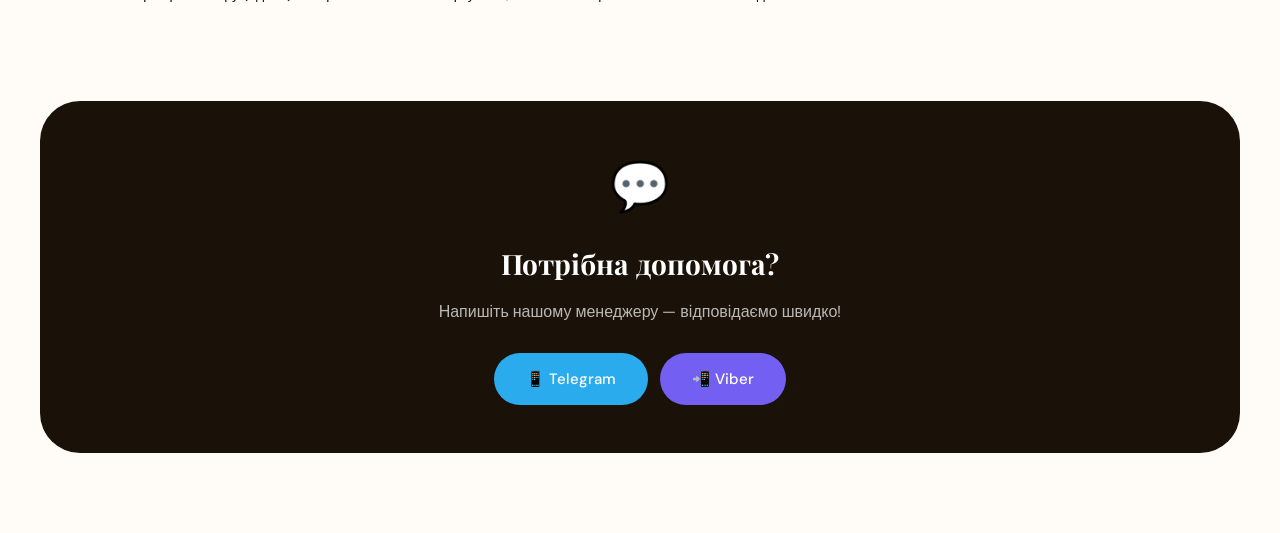
<file: pages/returns.html>
<!DOCTYPE html>
<html lang="uk">
<head>
  <meta charset="UTF-8">
  <meta name="viewport" content="width=device-width, initial-scale=1.0">
  <title>Обмін та повернення — Rainbowkids</title>
  <link rel="stylesheet" href="../css/main.css">
  <style>
    body { padding-top: var(--header-h); }
    .info-page { padding: 0 0 80px; }
    .step-cards { display: grid; grid-template-columns: repeat(4,1fr); gap: 20px; margin-bottom: 48px; }
    .step-card { background: var(--white); border-radius: var(--radius-lg); padding: 28px 24px; text-align: center; box-shadow: var(--shadow-card); position: relative; }
    .step-card-num { width: 48px; height: 48px; background: var(--terra); color: white; border-radius: 50%; display: flex; align-items: center; justify-content: center; font-family: var(--font-display); font-size: 22px; font-weight: 700; margin: 0 auto 16px; }
    .step-card h4 { font-weight: 700; margin-bottom: 8px; font-size: 16px; }
    .step-card p { font-size: 13px; color: var(--warm-gray); line-height: 1.6; }
    .conditions-grid { display: grid; grid-template-columns: 1fr 1fr; gap: 24px; margin-bottom: 48px; }
    .condition-card { border-radius: var(--radius-lg); padding: 28px; }
    .condition-card.yes { background: var(--sage-pale); border: 1.5px solid var(--sage-light); }
    .condition-card.no { background: #FFF0F0; border: 1.5px solid #F5B5B5; }
    .condition-card h3 { font-weight: 700; margin-bottom: 16px; font-size: 18px; display: flex; align-items: center; gap: 10px; }
    .condition-card.yes h3 { color: var(--sage); }
    .condition-card.no h3 { color: var(--error); }
    .condition-list { display: flex; flex-direction: column; gap: 10px; }
    .condition-item { display: flex; align-items: flex-start; gap: 10px; font-size: 14px; color: var(--deep-mid); }
    @media(max-width:768px) { .step-cards { grid-template-columns: repeat(2,1fr); } .conditions-grid { grid-template-columns: 1fr; } }
    @media(max-width:480px) { .step-cards { grid-template-columns: 1fr; } }
  </style>
</head>
<body>

<header class="header scrolled" id="header">
  <div class="container">
    <div class="header-inner">
      <a href="../index.html" class="logo">
        <div class="logo-icon">👟</div>
        <div>
          <div class="logo-text">Rainbow<span>kids</span></div>
          <div class="logo-sub">Дитяче взуття</div>
        </div>
      </a>
      <nav class="nav">
        <a href="../index.html" class="nav-link">Головна</a>
        <a href="catalog.html" class="nav-link">Каталог</a>
        <a href="delivery.html" class="nav-link">Доставка</a>
        <a href="returns.html" class="nav-link active">Повернення</a>
      </nav>
      <div class="header-actions">
        <div class="action-btn" onclick="toggleSearch()">🔍</div>
        <div class="action-btn" onclick="toggleCart()">🛒<span class="badge-count" id="cartCount">0</span></div>
        <div class="burger" id="burger" onclick="toggleMobileNav()"><span></span><span></span><span></span></div>
      </div>
    </div>
  </div>
</header>
<div class="mobile-nav" id="mobileNav"><ul class="mobile-nav-list"><li><a href="../index.html" class="mobile-nav-link">Головна <span>›</span></a></li><li><a href="catalog.html" class="mobile-nav-link">Каталог <span>›</span></a></li><li><a href="delivery.html" class="mobile-nav-link">Доставка <span>›</span></a></li><li><a href="returns.html" class="mobile-nav-link">Повернення <span>›</span></a></li></ul></div>

<div class="page-header">
  <div class="container">
    <div class="breadcrumbs" style="margin-bottom:12px;">
      <a href="../index.html" class="breadcrumb-item">Головна</a>
      <span class="breadcrumb-sep">›</span>
      <span>Обмін та повернення</span>
    </div>
    <h1>Обмін та повернення</h1>
    <p style="color:var(--warm-gray); margin-top:8px; font-size:16px;">14 днів на обмін або повернення без зайвих питань</p>
  </div>
</div>

<section class="info-page">
  <div class="container" style="padding-top:48px;">

    <div style="background:var(--terra-pale); border:1.5px solid var(--terra); border-radius:var(--radius-lg); padding:24px 32px; display:flex; align-items:center; gap:20px; margin-bottom:48px; flex-wrap:wrap;">
      <span style="font-size:48px;">🔄</span>
      <div>
        <h3 style="font-weight:700; font-size:20px; color:var(--terra); margin-bottom:6px;">14 днів на повернення без причини</h3>
        <p style="font-size:14px; color:var(--deep-mid);">Якщо товар не підійшов за розміром або з будь-якої іншої причини — ми приймемо повернення протягом 14 днів з моменту отримання.</p>
      </div>
    </div>

    <h2 class="section-title" style="margin-bottom:8px; text-align:center;">Як повернути товар</h2>
    <p style="text-align:center; color:var(--warm-gray); margin-bottom:40px;">4 простих кроки</p>

    <div class="step-cards">
      <div class="step-card">
        <div class="step-card-num">1</div>
        <h4>Напишіть нам</h4>
        <p>Повідомте менеджера в Telegram, Viber або Instagram про бажання повернути товар</p>
      </div>
      <div class="step-card">
        <div class="step-card-num">2</div>
        <h4>Упакуйте товар</h4>
        <p>Покладіть взуття в оригінальну коробку з усіма бирками та аксесуарами</p>
      </div>
      <div class="step-card">
        <div class="step-card-num">3</div>
        <h4>Відправте нам</h4>
        <p>Надішліть посилку Новою Поштою або Укрпоштою на наш склад (адреса від менеджера)</p>
      </div>
      <div class="step-card">
        <div class="step-card-num">4</div>
        <h4>Отримайте кошти</h4>
        <p>Після перевірки товару повертаємо кошти на картку протягом 1-3 банківських днів</p>
      </div>
    </div>

    <h2 class="section-title" style="margin-bottom:32px;">Умови обміну та повернення</h2>

    <div class="conditions-grid">
      <div class="condition-card yes">
        <h3>✅ Приймаємо повернення</h3>
        <div class="condition-list">
          <div class="condition-item"><span>✓</span>Товар не підійшов за розміром</div>
          <div class="condition-item"><span>✓</span>Товар не сподобався з будь-якої причини</div>
          <div class="condition-item"><span>✓</span>Виявлено виробничий дефект</div>
          <div class="condition-item"><span>✓</span>Товар пошкоджено під час доставки</div>
          <div class="condition-item"><span>✓</span>Надіслано не той товар</div>
          <div class="condition-item"><span>✓</span>Товар не відповідає опису</div>
        </div>
      </div>
      <div class="condition-card no">
        <h3>❌ Не приймаємо повернення</h3>
        <div class="condition-list">
          <div class="condition-item"><span>✗</span>Товар був у використанні (сліди носіння)</div>
          <div class="condition-item"><span>✗</span>Пошкоджена або відсутня оригінальна упаковка</div>
          <div class="condition-item"><span>✗</span>Відрізані або відсутні бирки та ярлики</div>
          <div class="condition-item"><span>✗</span>Минуло більше 14 днів з моменту отримання</div>
          <div class="condition-item"><span>✗</span>Механічні пошкодження з вини покупця</div>
        </div>
      </div>
    </div>

    <div style="background:var(--white); border-radius:var(--radius-xl); padding:48px; box-shadow:var(--shadow-card); margin-bottom:48px;">
      <h3 style="font-family:var(--font-display); font-size:26px; margin-bottom:24px;">Часті запитання</h3>
      <div style="display:flex; flex-direction:column; gap:20px;">
        <div style="padding-bottom:20px; border-bottom:1px solid var(--border);">
          <h4 style="font-weight:700; margin-bottom:8px;">Хто оплачує доставку при поверненні?</h4>
          <p style="font-size:14px; color:var(--warm-gray);">Якщо повернення з вини магазину (брак, не той товар) — ми оплачуємо доставку. Якщо з причин покупця (не підійшов розмір) — покупець оплачує пересилку.</p>
        </div>
        <div style="padding-bottom:20px; border-bottom:1px solid var(--border);">
          <h4 style="font-weight:700; margin-bottom:8px;">Чи можна обміняти товар на інший розмір?</h4>
          <p style="font-size:14px; color:var(--warm-gray);">Так! Напишіть нам і ми підберемо потрібний розмір. Якщо потрібний розмір є в наявності — відправляємо обмін одразу після отримання вашого повернення.</p>
        </div>
        <div>
          <h4 style="font-weight:700; margin-bottom:8px;">Як отримати гроші після повернення?</h4>
          <p style="font-size:14px; color:var(--warm-gray);">Після перевірки товару (1 день) повертаємо кошти на карту Visa/Mastercard протягом 1-3 банківських днів.</p>
        </div>
      </div>
    </div>

    <div style="background:var(--deep); border-radius:var(--radius-xl); padding:48px; text-align:center; color:white;">
      <div style="font-size:48px; margin-bottom:16px;">💬</div>
      <h3 style="font-family:var(--font-display); font-size:28px; margin-bottom:12px;">Потрібна допомога?</h3>
      <p style="color:rgba(255,255,255,.7); margin-bottom:28px;">Напишіть нашому менеджеру — відповідаємо швидко!</p>
      <div style="display:flex; gap:12px; justify-content:center; flex-wrap:wrap;">
        <a href="https://t.me/rainbowkids" class="btn" style="background:#2AABEE; color:white; border-color:#2AABEE;">📱 Telegram</a>
        <a href="viber://chat" class="btn" style="background:#7360f2; color:white; border-color:#7360f2;">📲 Viber</a>
      </div>
    </div>
  </div>
</section>

<div class="toast-container" id="toastContainer"></div>
<div class="drawer-overlay" id="drawerOverlay" onclick="closeCart()"></div>
<div class="cart-drawer" id="cartDrawer">
  <div class="cart-header"><h3>Кошик</h3><div class="cart-close" onclick="closeCart()">✕</div></div>
  <div class="cart-body" id="cartBody"><div class="cart-empty"><div class="cart-empty-icon">🛒</div><h4>Кошик порожній</h4></div></div>
  <div class="cart-footer"><div class="cart-total"><span class="cart-total-label">Разом:</span><span class="cart-total-price" id="cartTotal">0 грн</span></div><a href="checkout.html" class="btn btn-primary btn-full">Оформити замовлення</a></div>
</div>
<div class="search-overlay" id="searchOverlay" onclick="closeSearch(event)"><div class="search-box"><div class="search-input-wrap"><svg width="20" height="20" fill="none" stroke="currentColor" stroke-width="2" viewBox="0 0 24 24"><circle cx="11" cy="11" r="8"/><path d="m21 21-4.35-4.35"/></svg><input type="text" class="search-input" placeholder="Пошук взуття..."></div><p class="search-hint">Натисніть Esc щоб закрити</p></div></div>
<script src="../js/main.js"></script>
</body>
</html>
</file>
<file: css/main.css>
/* =============================================
   RAINBOWKIDS — Design System
   ============================================= */

@import url('https://fonts.googleapis.com/css2?family=Playfair+Display:wght@400;500;600;700&family=DM+Sans:wght@300;400;500;600&display=swap');

:root {
  /* Colors */
  --cream: #FAF7F2;
  --warm-white: #FFFCF8;
  --deep: #1A1208;
  --brown-dark: #2C1A0E;
  --terra: #C4622D;
  --terra-light: #E8805A;
  --terra-pale: #F5DDD3;
  --sand: #E8D5B7;
  --sand-light: #F5EDE0;
  --sage: #7A9E7E;
  --sage-light: #B5D4B9;
  --text-primary: #1A1208;
  --text-secondary: #5C4A35;
  --text-muted: #9C8B78;
  --border: #E8D8C8;
  --border-light: #F0E8DC;
  --card-bg: #FFFFFF;
  --overlay: rgba(26, 18, 8, 0.5);

  /* Typography */
  --font-display: 'Playfair Display', Georgia, serif;
  --font-body: 'DM Sans', sans-serif;

  /* Spacing */
  --space-xs: 4px;
  --space-sm: 8px;
  --space-md: 16px;
  --space-lg: 24px;
  --space-xl: 40px;
  --space-2xl: 64px;
  --space-3xl: 96px;

  /* Border Radius */
  --radius-sm: 8px;
  --radius-md: 16px;
  --radius-lg: 24px;
  --radius-xl: 40px;
  --radius-full: 9999px;

  /* Shadows */
  --shadow-sm: 0 2px 8px rgba(26, 18, 8, 0.06);
  --shadow-md: 0 4px 20px rgba(26, 18, 8, 0.10);
  --shadow-lg: 0 12px 40px rgba(26, 18, 8, 0.14);
  --shadow-hover: 0 20px 60px rgba(26, 18, 8, 0.18);

  /* Transitions */
  --transition-fast: 0.2s cubic-bezier(0.4, 0, 0.2, 1);
  --transition-base: 0.35s cubic-bezier(0.4, 0, 0.2, 1);
  --transition-slow: 0.6s cubic-bezier(0.4, 0, 0.2, 1);

  /* Layout */
  --container-max: 1320px;
  --header-h: 72px;
}

/* =============================================
   RESET & BASE
   ============================================= */
*, *::before, *::after { box-sizing: border-box; margin: 0; padding: 0; }
html { scroll-behavior: smooth; -webkit-text-size-adjust: 100%; }
body {
  font-family: var(--font-body);
  background: var(--warm-white);
  color: var(--text-primary);
  line-height: 1.6;
  font-size: 16px;
  overflow-x: hidden;
}
img { max-width: 100%; height: auto; display: block; }
a { color: inherit; text-decoration: none; }
button { font-family: inherit; cursor: pointer; border: none; background: none; }
ul, ol { list-style: none; }

/* =============================================
   LAYOUT
   ============================================= */
.container {
  width: 100%;
  max-width: var(--container-max);
  margin: 0 auto;
  padding: 0 var(--space-xl);
}
@media (max-width: 768px) { .container { padding: 0 var(--space-md); } }

/* =============================================
   TYPOGRAPHY
   ============================================= */
.display-xl { font-family: var(--font-display); font-size: clamp(48px, 7vw, 96px); font-weight: 700; line-height: 1.05; letter-spacing: -0.02em; }
.display-lg { font-family: var(--font-display); font-size: clamp(36px, 5vw, 72px); font-weight: 600; line-height: 1.1; letter-spacing: -0.02em; }
.display-md { font-family: var(--font-display); font-size: clamp(28px, 3.5vw, 48px); font-weight: 600; line-height: 1.15; }
.heading-lg { font-family: var(--font-display); font-size: clamp(22px, 2.5vw, 32px); font-weight: 500; line-height: 1.25; }
.heading-md { font-family: var(--font-display); font-size: clamp(18px, 2vw, 24px); font-weight: 500; line-height: 1.3; }
.body-lg { font-size: 18px; line-height: 1.7; }
.body-md { font-size: 16px; line-height: 1.65; }
.body-sm { font-size: 14px; line-height: 1.6; }
.label { font-size: 12px; font-weight: 600; letter-spacing: 0.1em; text-transform: uppercase; }

/* =============================================
   BUTTONS
   ============================================= */
.btn {
  display: inline-flex;
  align-items: center;
  justify-content: center;
  gap: var(--space-sm);
  padding: 14px 32px;
  border-radius: var(--radius-full);
  font-family: var(--font-body);
  font-weight: 500;
  font-size: 15px;
  transition: all var(--transition-base);
  cursor: pointer;
  white-space: nowrap;
  position: relative;
  overflow: hidden;
}
.btn::after {
  content: '';
  position: absolute;
  inset: 0;
  background: rgba(255,255,255,0);
  transition: background var(--transition-fast);
}
.btn:hover::after { background: rgba(255,255,255,0.1); }
.btn:active { transform: scale(0.97); }

.btn-primary {
  background: var(--terra);
  color: white;
  box-shadow: 0 4px 20px rgba(196, 98, 45, 0.4);
}
.btn-primary:hover {
  background: var(--terra-light);
  box-shadow: 0 6px 28px rgba(196, 98, 45, 0.5);
  transform: translateY(-1px);
}
.btn-outline {
  background: transparent;
  color: var(--terra);
  border: 2px solid var(--terra);
}
.btn-outline:hover {
  background: var(--terra);
  color: white;
  transform: translateY(-1px);
}
.btn-ghost {
  background: rgba(255,255,255,0.15);
  color: white;
  border: 2px solid rgba(255,255,255,0.4);
  backdrop-filter: blur(8px);
}
.btn-ghost:hover {
  background: rgba(255,255,255,0.25);
  border-color: rgba(255,255,255,0.7);
}
.btn-dark {
  background: var(--deep);
  color: white;
}
.btn-dark:hover { background: var(--brown-dark); transform: translateY(-1px); }
.btn-sm { padding: 10px 22px; font-size: 13px; }
.btn-lg { padding: 18px 40px; font-size: 17px; }
.btn-full { width: 100%; }
.btn-icon { width: 44px; height: 44px; padding: 0; border-radius: var(--radius-full); }

/* =============================================
   HEADER
   ============================================= */
.header {
  position: fixed;
  top: 0; left: 0; right: 0;
  z-index: 1000;
  height: var(--header-h);
  background: rgba(255, 252, 248, 0.92);
  backdrop-filter: blur(20px);
  -webkit-backdrop-filter: blur(20px);
  border-bottom: 1px solid var(--border-light);
  transition: all var(--transition-base);
}
.header.scrolled {
  box-shadow: var(--shadow-md);
}
.header-inner {
  display: flex;
  align-items: center;
  height: 100%;
  gap: var(--space-xl);
}
.logo {
  display: flex;
  align-items: center;
  gap: 10px;
  flex-shrink: 0;
}
.logo-mark {
  width: 36px; height: 36px;
  background: linear-gradient(135deg, var(--terra), var(--terra-light));
  border-radius: 10px;
  display: flex;
  align-items: center;
  justify-content: center;
}
.logo-mark svg { width: 20px; height: 20px; }
.logo-text {
  font-family: var(--font-display);
  font-size: 22px;
  font-weight: 700;
  color: var(--deep);
  letter-spacing: -0.02em;
}
.logo-text span { color: var(--terra); }

.nav {
  display: flex;
  align-items: center;
  gap: 6px;
  flex: 1;
}
.nav a {
  font-size: 14px;
  font-weight: 500;
  color: var(--text-secondary);
  padding: 8px 14px;
  border-radius: var(--radius-full);
  transition: all var(--transition-fast);
  white-space: nowrap;
}
.nav a:hover, .nav a.active {
  color: var(--terra);
  background: var(--terra-pale);
}

.header-actions {
  display: flex;
  align-items: center;
  gap: var(--space-sm);
  flex-shrink: 0;
}
.header-search-btn {
  width: 40px; height: 40px;
  border-radius: var(--radius-full);
  background: var(--sand-light);
  display: flex;
  align-items: center;
  justify-content: center;
  color: var(--text-secondary);
  transition: all var(--transition-fast);
}
.header-search-btn:hover { background: var(--sand); color: var(--terra); }

.header-icon-btn {
  width: 40px; height: 40px;
  border-radius: var(--radius-full);
  display: flex;
  align-items: center;
  justify-content: center;
  color: var(--text-secondary);
  transition: all var(--transition-fast);
  position: relative;
}
.header-icon-btn:hover { color: var(--terra); background: var(--terra-pale); }
.badge {
  position: absolute;
  top: 0; right: 0;
  width: 18px; height: 18px;
  background: var(--terra);
  color: white;
  font-size: 10px;
  font-weight: 700;
  border-radius: var(--radius-full);
  display: flex;
  align-items: center;
  justify-content: center;
  border: 2px solid var(--warm-white);
}

.burger {
  display: none;
  width: 40px; height: 40px;
  flex-direction: column;
  justify-content: center;
  gap: 5px;
  padding: 8px;
  border-radius: var(--radius-sm);
  transition: all var(--transition-fast);
}
.burger span {
  display: block;
  height: 2px;
  background: var(--deep);
  border-radius: 2px;
  transition: all var(--transition-base);
  transform-origin: center;
}
.burger.active span:nth-child(1) { transform: translateY(7px) rotate(45deg); }
.burger.active span:nth-child(2) { opacity: 0; transform: scaleX(0); }
.burger.active span:nth-child(3) { transform: translateY(-7px) rotate(-45deg); }

/* Mobile Nav */
.mobile-nav {
  position: fixed;
  top: var(--header-h); left: 0; right: 0; bottom: 0;
  background: var(--warm-white);
  z-index: 999;
  padding: var(--space-xl) var(--space-lg);
  transform: translateX(100%);
  transition: transform var(--transition-base);
  overflow-y: auto;
}
.mobile-nav.open { transform: translateX(0); }
.mobile-nav-links { display: flex; flex-direction: column; gap: 4px; }
.mobile-nav-links a {
  display: block;
  padding: 14px var(--space-md);
  font-size: 18px;
  font-weight: 500;
  color: var(--text-primary);
  border-radius: var(--radius-md);
  transition: all var(--transition-fast);
  border-bottom: 1px solid var(--border-light);
}
.mobile-nav-links a:hover { color: var(--terra); background: var(--terra-pale); border-color: transparent; }
.mobile-nav-contacts {
  margin-top: var(--space-xl);
  display: flex;
  flex-direction: column;
  gap: var(--space-md);
}
.mobile-nav-contacts a {
  display: flex;
  align-items: center;
  gap: var(--space-md);
  padding: var(--space-md);
  background: var(--sand-light);
  border-radius: var(--radius-md);
  font-weight: 500;
  color: var(--text-primary);
  transition: all var(--transition-fast);
}
.mobile-nav-contacts a:hover { background: var(--terra-pale); color: var(--terra); }

/* Search bar */
.search-overlay {
  position: fixed;
  top: 0; left: 0; right: 0; bottom: 0;
  background: rgba(26, 18, 8, 0.6);
  backdrop-filter: blur(8px);
  z-index: 1001;
  display: flex;
  align-items: flex-start;
  padding-top: 120px;
  opacity: 0;
  pointer-events: none;
  transition: opacity var(--transition-base);
}
.search-overlay.open { opacity: 1; pointer-events: all; }
.search-box {
  background: white;
  border-radius: var(--radius-lg);
  padding: var(--space-sm);
  display: flex;
  align-items: center;
  gap: var(--space-md);
  box-shadow: var(--shadow-lg);
  transform: translateY(-20px);
  transition: transform var(--transition-base);
}
.search-overlay.open .search-box { transform: translateY(0); }
.search-box input {
  flex: 1;
  border: none;
  outline: none;
  font-family: var(--font-body);
  font-size: 18px;
  color: var(--text-primary);
  padding: 10px var(--space-md);
  background: transparent;
}
.search-box input::placeholder { color: var(--text-muted); }

/* Cart Drawer */
.cart-overlay {
  position: fixed;
  inset: 0;
  background: rgba(26, 18, 8, 0.5);
  z-index: 1002;
  opacity: 0;
  pointer-events: none;
  transition: opacity var(--transition-base);
}
.cart-overlay.open { opacity: 1; pointer-events: all; }

.cart-drawer {
  position: fixed;
  top: 0; right: 0; bottom: 0;
  width: min(420px, 100vw);
  background: var(--warm-white);
  z-index: 1003;
  transform: translateX(100%);
  transition: transform var(--transition-base);
  display: flex;
  flex-direction: column;
  box-shadow: -8px 0 60px rgba(26, 18, 8, 0.15);
}
.cart-drawer.open { transform: translateX(0); }
.cart-header {
  padding: var(--space-xl) var(--space-xl) var(--space-lg);
  border-bottom: 1px solid var(--border);
  display: flex;
  align-items: center;
  justify-content: space-between;
}
.cart-body { flex: 1; overflow-y: auto; padding: var(--space-lg) var(--space-xl); }
.cart-footer {
  padding: var(--space-lg) var(--space-xl) var(--space-xl);
  border-top: 1px solid var(--border);
  background: white;
}
.cart-item {
  display: flex;
  gap: var(--space-md);
  padding: var(--space-md) 0;
  border-bottom: 1px solid var(--border-light);
  animation: slideIn 0.3s ease;
}
@keyframes slideIn {
  from { opacity: 0; transform: translateX(20px); }
  to { opacity: 1; transform: translateX(0); }
}
.cart-item-img {
  width: 72px; height: 72px;
  border-radius: var(--radius-sm);
  object-fit: cover;
  background: var(--sand-light);
  flex-shrink: 0;
}
.cart-item-info { flex: 1; min-width: 0; }
.cart-item-name { font-weight: 500; font-size: 14px; margin-bottom: 4px; }
.cart-item-size { font-size: 12px; color: var(--text-muted); margin-bottom: 8px; }
.cart-item-price { font-weight: 600; color: var(--terra); }
.cart-qty {
  display: flex;
  align-items: center;
  gap: 8px;
  margin-top: 6px;
}
.cart-qty button {
  width: 26px; height: 26px;
  border-radius: var(--radius-full);
  background: var(--sand-light);
  display: flex;
  align-items: center;
  justify-content: center;
  font-size: 16px;
  font-weight: 600;
  color: var(--text-primary);
  transition: all var(--transition-fast);
}
.cart-qty button:hover { background: var(--terra); color: white; }
.cart-qty span { font-size: 14px; font-weight: 600; min-width: 20px; text-align: center; }
.cart-total { display: flex; justify-content: space-between; align-items: center; margin-bottom: var(--space-md); }
.cart-total-label { font-size: 16px; font-weight: 500; }
.cart-total-price { font-family: var(--font-display); font-size: 24px; font-weight: 700; color: var(--terra); }
.cart-empty {
  text-align: center;
  padding: var(--space-3xl) var(--space-xl);
  color: var(--text-muted);
}
.cart-empty-icon { font-size: 48px; margin-bottom: var(--space-md); }

/* =============================================
   HERO
   ============================================= */
.hero {
  min-height: 100svh;
  padding-top: var(--header-h);
  position: relative;
  overflow: hidden;
  display: flex;
  align-items: center;
  background: var(--cream);
}
.hero-bg {
  position: absolute;
  inset: 0;
  background:
    radial-gradient(ellipse 80% 60% at 70% 50%, rgba(196, 98, 45, 0.08) 0%, transparent 60%),
    radial-gradient(ellipse 40% 40% at 20% 80%, rgba(122, 158, 126, 0.12) 0%, transparent 50%);
}
.hero-inner {
  display: grid;
  grid-template-columns: 1fr 1fr;
  align-items: center;
  gap: var(--space-3xl);
  padding: var(--space-3xl) 0;
  position: relative;
  z-index: 1;
}
.hero-content { max-width: 600px; }
.hero-tag {
  display: inline-flex;
  align-items: center;
  gap: 8px;
  background: var(--terra-pale);
  color: var(--terra);
  padding: 8px 18px;
  border-radius: var(--radius-full);
  font-size: 13px;
  font-weight: 600;
  letter-spacing: 0.05em;
  text-transform: uppercase;
  margin-bottom: var(--space-lg);
  animation: fadeInUp 0.8s ease both;
}
.hero-title {
  margin-bottom: var(--space-lg);
  animation: fadeInUp 0.8s 0.1s ease both;
}
.hero-title em {
  font-style: normal;
  color: var(--terra);
  position: relative;
}
.hero-desc {
  color: var(--text-secondary);
  margin-bottom: var(--space-xl);
  animation: fadeInUp 0.8s 0.2s ease both;
}
.hero-actions {
  display: flex;
  gap: var(--space-md);
  flex-wrap: wrap;
  animation: fadeInUp 0.8s 0.3s ease both;
}
.hero-stats {
  display: flex;
  gap: var(--space-xl);
  margin-top: var(--space-2xl);
  animation: fadeInUp 0.8s 0.4s ease both;
}
.hero-stat-num {
  font-family: var(--font-display);
  font-size: 32px;
  font-weight: 700;
  color: var(--deep);
  line-height: 1;
  margin-bottom: 4px;
}
.hero-stat-label { font-size: 13px; color: var(--text-muted); }

.hero-visual {
  position: relative;
  animation: fadeInRight 1s 0.2s ease both;
}
.hero-img-wrap {
  position: relative;
  border-radius: var(--radius-xl);
  overflow: hidden;
  aspect-ratio: 4/5;
  background: var(--sand);
}
.hero-img-wrap img {
  width: 100%;
  height: 100%;
  object-fit: cover;
  transition: transform var(--transition-slow);
}
.hero-img-wrap:hover img { transform: scale(1.04); }

.hero-badge {
  position: absolute;
  background: white;
  border-radius: var(--radius-lg);
  padding: var(--space-md) var(--space-lg);
  box-shadow: var(--shadow-md);
}
.hero-badge-1 {
  bottom: var(--space-xl);
  left: calc(-1 * var(--space-xl));
  animation: float 4s 1s ease-in-out infinite;
}
.hero-badge-2 {
  top: var(--space-xl);
  right: calc(-1 * var(--space-md));
  animation: float 4s 2s ease-in-out infinite;
}
@keyframes float {
  0%, 100% { transform: translateY(0); }
  50% { transform: translateY(-8px); }
}

/* =============================================
   SECTION SHARED
   ============================================= */
.section { padding: var(--space-3xl) 0; }
.section-sm { padding: var(--space-2xl) 0; }
.section-header {
  display: flex;
  align-items: flex-end;
  justify-content: space-between;
  margin-bottom: var(--space-2xl);
  gap: var(--space-lg);
}
.section-tag {
  display: inline-flex;
  align-items: center;
  gap: 6px;
  font-size: 12px;
  font-weight: 600;
  text-transform: uppercase;
  letter-spacing: 0.1em;
  color: var(--terra);
  margin-bottom: var(--space-sm);
}
.section-tag::before {
  content: '';
  width: 20px; height: 2px;
  background: var(--terra);
  border-radius: 2px;
}

/* =============================================
   CATEGORIES
   ============================================= */
.categories-grid {
  display: grid;
  grid-template-columns: repeat(2, 1fr) repeat(2, 1fr);
  grid-template-rows: auto auto;
  gap: var(--space-md);
}
.cat-card {
  position: relative;
  border-radius: var(--radius-lg);
  overflow: hidden;
  cursor: pointer;
  display: block;
  background: var(--sand);
  transition: transform var(--transition-base), box-shadow var(--transition-base);
}
.cat-card:hover { transform: translateY(-4px); box-shadow: var(--shadow-hover); }
.cat-card:hover img { transform: scale(1.06); }
.cat-card:hover .cat-arrow { transform: translate(3px, -3px); }
.cat-card.large { grid-row: span 2; }
.cat-card img {
  width: 100%; height: 100%;
  object-fit: cover;
  transition: transform var(--transition-slow);
  min-height: 200px;
}
.cat-card.large img { min-height: 440px; }
.cat-overlay {
  position: absolute;
  inset: 0;
  background: linear-gradient(to top, rgba(26, 18, 8, 0.65) 0%, transparent 55%);
  display: flex;
  flex-direction: column;
  justify-content: flex-end;
  padding: var(--space-lg);
}
.cat-name {
  font-family: var(--font-display);
  font-size: 20px;
  font-weight: 600;
  color: white;
  margin-bottom: 4px;
}
.cat-count { font-size: 13px; color: rgba(255,255,255,0.75); }
.cat-arrow {
  position: absolute;
  top: var(--space-md);
  right: var(--space-md);
  width: 36px; height: 36px;
  background: rgba(255,255,255,0.2);
  backdrop-filter: blur(4px);
  border-radius: var(--radius-full);
  display: flex;
  align-items: center;
  justify-content: center;
  color: white;
  transition: transform var(--transition-fast);
}
.cat-badge {
  position: absolute;
  top: var(--space-md);
  left: var(--space-md);
  background: var(--terra);
  color: white;
  padding: 4px 12px;
  border-radius: var(--radius-full);
  font-size: 11px;
  font-weight: 700;
  text-transform: uppercase;
  letter-spacing: 0.05em;
}

/* =============================================
   PRODUCT CARDS
   ============================================= */
.products-grid {
  display: grid;
  grid-template-columns: repeat(4, 1fr);
  gap: var(--space-lg);
}

.product-card {
  background: var(--card-bg);
  border-radius: var(--radius-lg);
  overflow: hidden;
  transition: transform var(--transition-base), box-shadow var(--transition-base);
  position: relative;
  border: 1px solid var(--border-light);
}
.product-card:hover { transform: translateY(-6px); box-shadow: var(--shadow-hover); }
.product-card:hover .product-img { transform: scale(1.05); }
.product-card:hover .product-actions { opacity: 1; transform: translateY(0); }

.product-img-wrap {
  position: relative;
  overflow: hidden;
  background: var(--sand-light);
  aspect-ratio: 3/4;
}
.product-img {
  width: 100%; height: 100%;
  object-fit: cover;
  transition: transform var(--transition-slow);
}
.product-tags {
  position: absolute;
  top: var(--space-md);
  left: var(--space-md);
  display: flex;
  flex-direction: column;
  gap: 4px;
}
.tag {
  display: inline-block;
  padding: 4px 10px;
  border-radius: var(--radius-full);
  font-size: 10px;
  font-weight: 700;
  text-transform: uppercase;
  letter-spacing: 0.05em;
}
.tag-new { background: var(--sage); color: white; }
.tag-sale { background: var(--terra); color: white; }
.tag-hit { background: var(--deep); color: white; }

.product-fav {
  position: absolute;
  top: var(--space-md);
  right: var(--space-md);
  width: 36px; height: 36px;
  background: white;
  border-radius: var(--radius-full);
  display: flex;
  align-items: center;
  justify-content: center;
  box-shadow: var(--shadow-sm);
  transition: all var(--transition-fast);
  color: var(--text-muted);
}
.product-fav:hover, .product-fav.active { color: #E8455A; transform: scale(1.15); }
.product-fav.active svg { fill: #E8455A; }

.product-actions {
  position: absolute;
  bottom: var(--space-md);
  left: var(--space-md);
  right: var(--space-md);
  opacity: 0;
  transform: translateY(10px);
  transition: all var(--transition-base);
  display: flex;
  gap: 8px;
}

.product-info { padding: var(--space-md) var(--space-md) var(--space-lg); }
.product-brand { font-size: 11px; color: var(--text-muted); text-transform: uppercase; letter-spacing: 0.08em; font-weight: 600; margin-bottom: 4px; }
.product-name {
  font-family: var(--font-display);
  font-size: 16px;
  font-weight: 500;
  color: var(--text-primary);
  margin-bottom: var(--space-sm);
  line-height: 1.3;
  display: -webkit-box;
  -webkit-line-clamp: 2;
  -webkit-box-orient: vertical;
  overflow: hidden;
}
.product-sizes {
  display: flex;
  gap: 4px;
  flex-wrap: wrap;
  margin-bottom: var(--space-sm);
}
.size-dot {
  font-size: 11px;
  font-weight: 600;
  padding: 2px 7px;
  border-radius: 4px;
  background: var(--sand-light);
  color: var(--text-secondary);
  cursor: pointer;
  transition: all var(--transition-fast);
}
.size-dot:hover { background: var(--terra); color: white; }
.size-dot.out { opacity: 0.4; text-decoration: line-through; pointer-events: none; }

.product-price-row { display: flex; align-items: center; gap: var(--space-sm); }
.price { font-family: var(--font-display); font-size: 20px; font-weight: 700; color: var(--deep); }
.price-old { font-size: 14px; color: var(--text-muted); text-decoration: line-through; }
.price-sale { color: var(--terra); }
.price-discount {
  background: rgba(196, 98, 45, 0.12);
  color: var(--terra);
  font-size: 11px;
  font-weight: 700;
  padding: 2px 8px;
  border-radius: var(--radius-full);
}

/* =============================================
   BENEFITS
   ============================================= */
.benefits-section { background: var(--deep); color: white; }
.benefits-grid {
  display: grid;
  grid-template-columns: repeat(6, 1fr);
  gap: 1px;
  background: rgba(255,255,255,0.1);
  border-radius: var(--radius-lg);
  overflow: hidden;
}
.benefit-item {
  background: var(--deep);
  padding: var(--space-xl) var(--space-lg);
  text-align: center;
  transition: background var(--transition-fast);
}
.benefit-item:hover { background: rgba(255,255,255,0.05); }
.benefit-icon {
  width: 52px; height: 52px;
  background: linear-gradient(135deg, var(--terra), var(--terra-light));
  border-radius: var(--radius-md);
  display: flex;
  align-items: center;
  justify-content: center;
  margin: 0 auto var(--space-md);
  font-size: 22px;
}
.benefit-title { font-weight: 600; font-size: 14px; margin-bottom: 4px; color: white; }
.benefit-desc { font-size: 12px; color: rgba(255,255,255,0.55); line-height: 1.5; }

/* =============================================
   PROMO BANNER
   ============================================= */
.promo-banner {
  background: linear-gradient(135deg, var(--terra) 0%, #A84A1E 100%);
  border-radius: var(--radius-xl);
  padding: var(--space-3xl) var(--space-2xl);
  display: flex;
  align-items: center;
  justify-content: space-between;
  gap: var(--space-xl);
  overflow: hidden;
  position: relative;
}
.promo-banner::before {
  content: '';
  position: absolute;
  right: -80px; top: -80px;
  width: 400px; height: 400px;
  background: rgba(255,255,255,0.05);
  border-radius: var(--radius-full);
}
.promo-banner::after {
  content: '';
  position: absolute;
  right: 100px; bottom: -120px;
  width: 300px; height: 300px;
  background: rgba(255,255,255,0.04);
  border-radius: var(--radius-full);
}
.promo-content { position: relative; z-index: 1; }
.promo-tag {
  display: inline-block;
  background: rgba(255,255,255,0.2);
  color: white;
  padding: 6px 16px;
  border-radius: var(--radius-full);
  font-size: 12px;
  font-weight: 700;
  text-transform: uppercase;
  letter-spacing: 0.08em;
  margin-bottom: var(--space-md);
}
.promo-title {
  font-family: var(--font-display);
  font-size: clamp(28px, 4vw, 52px);
  font-weight: 700;
  color: white;
  line-height: 1.1;
  margin-bottom: var(--space-md);
}
.promo-desc { color: rgba(255,255,255,0.75); font-size: 16px; margin-bottom: var(--space-xl); }
.promo-actions { display: flex; gap: var(--space-md); flex-wrap: wrap; position: relative; z-index: 1; }
.promo-img {
  width: 280px;
  flex-shrink: 0;
  border-radius: var(--radius-lg);
  overflow: hidden;
  position: relative; z-index: 1;
}
.promo-img img { width: 100%; height: 100%; object-fit: cover; }

/* =============================================
   REVIEWS
   ============================================= */
.reviews-bg { background: var(--sand-light); }
.reviews-grid { display: grid; grid-template-columns: repeat(3, 1fr); gap: var(--space-lg); }
.review-card {
  background: white;
  border-radius: var(--radius-lg);
  padding: var(--space-xl);
  border: 1px solid var(--border-light);
  transition: transform var(--transition-base), box-shadow var(--transition-base);
}
.review-card:hover { transform: translateY(-4px); box-shadow: var(--shadow-md); }
.review-stars { display: flex; gap: 2px; margin-bottom: var(--space-md); }
.review-stars span { color: #F5A623; font-size: 16px; }
.review-text {
  font-size: 15px;
  color: var(--text-secondary);
  line-height: 1.7;
  margin-bottom: var(--space-lg);
  font-style: italic;
}
.review-author { display: flex; align-items: center; gap: var(--space-md); }
.review-avatar {
  width: 44px; height: 44px;
  border-radius: var(--radius-full);
  object-fit: cover;
  background: var(--sand);
  display: flex;
  align-items: center;
  justify-content: center;
  font-size: 20px;
  flex-shrink: 0;
}
.review-name { font-weight: 600; font-size: 14px; }
.review-date { font-size: 12px; color: var(--text-muted); }

/* =============================================
   FOOTER
   ============================================= */
.footer { background: var(--deep); color: rgba(255,255,255,0.85); padding: var(--space-3xl) 0 var(--space-xl); }
.footer-grid { display: grid; grid-template-columns: 2fr 1fr 1fr 1fr; gap: var(--space-2xl); margin-bottom: var(--space-2xl); }
.footer-brand .logo-text { color: white; }
.footer-desc { color: rgba(255,255,255,0.5); font-size: 14px; line-height: 1.7; margin: var(--space-md) 0 var(--space-lg); }
.footer-socials { display: flex; gap: var(--space-sm); }
.social-btn {
  width: 40px; height: 40px;
  border-radius: var(--radius-full);
  background: rgba(255,255,255,0.08);
  display: flex;
  align-items: center;
  justify-content: center;
  color: rgba(255,255,255,0.7);
  font-size: 16px;
  transition: all var(--transition-fast);
  text-decoration: none;
}
.social-btn:hover { background: var(--terra); color: white; transform: translateY(-2px); }
.footer-col h4 { font-weight: 600; font-size: 14px; color: white; margin-bottom: var(--space-lg); text-transform: uppercase; letter-spacing: 0.08em; }
.footer-links { display: flex; flex-direction: column; gap: 10px; }
.footer-links a { font-size: 14px; color: rgba(255,255,255,0.55); transition: color var(--transition-fast); }
.footer-links a:hover { color: var(--terra-light); }
.footer-contacts { display: flex; flex-direction: column; gap: var(--space-md); }
.footer-contact { display: flex; gap: var(--space-sm); align-items: flex-start; font-size: 14px; color: rgba(255,255,255,0.55); }
.footer-contact svg { flex-shrink: 0; margin-top: 2px; color: var(--terra); }
.footer-bottom {
  border-top: 1px solid rgba(255,255,255,0.1);
  padding-top: var(--space-lg);
  display: flex;
  align-items: center;
  justify-content: space-between;
  flex-wrap: wrap;
  gap: var(--space-md);
}
.footer-copy { font-size: 13px; color: rgba(255,255,255,0.35); }
.footer-legal { display: flex; gap: var(--space-lg); }
.footer-legal a { font-size: 13px; color: rgba(255,255,255,0.35); transition: color var(--transition-fast); }
.footer-legal a:hover { color: rgba(255,255,255,0.7); }

/* =============================================
   FAQ
   ============================================= */
.faq-list { display: flex; flex-direction: column; gap: var(--space-sm); max-width: 800px; margin: 0 auto; }
.faq-item { background: white; border-radius: var(--radius-md); border: 1px solid var(--border-light); overflow: hidden; }
.faq-q {
  width: 100%;
  padding: var(--space-lg) var(--space-xl);
  text-align: left;
  font-size: 16px;
  font-weight: 500;
  color: var(--text-primary);
  display: flex;
  align-items: center;
  justify-content: space-between;
  gap: var(--space-md);
  cursor: pointer;
  transition: color var(--transition-fast);
}
.faq-q:hover { color: var(--terra); }
.faq-q svg { transition: transform var(--transition-base); flex-shrink: 0; color: var(--text-muted); }
.faq-item.open .faq-q svg { transform: rotate(180deg); color: var(--terra); }
.faq-a {
  padding: 0 var(--space-xl);
  max-height: 0;
  overflow: hidden;
  transition: all var(--transition-base);
  font-size: 15px;
  color: var(--text-secondary);
  line-height: 1.7;
}
.faq-item.open .faq-a { padding: 0 var(--space-xl) var(--space-lg); max-height: 300px; }

/* =============================================
   ANIMATIONS
   ============================================= */
@keyframes fadeInUp {
  from { opacity: 0; transform: translateY(30px); }
  to { opacity: 1; transform: translateY(0); }
}
@keyframes fadeInRight {
  from { opacity: 0; transform: translateX(40px); }
  to { opacity: 1; transform: translateX(0); }
}
@keyframes fadeIn {
  from { opacity: 0; }
  to { opacity: 1; }
}

.reveal {
  opacity: 0;
  transform: translateY(30px);
  transition: opacity 0.7s ease, transform 0.7s ease;
}
.reveal.visible {
  opacity: 1;
  transform: translateY(0);
}
.reveal-delay-1 { transition-delay: 0.1s; }
.reveal-delay-2 { transition-delay: 0.2s; }
.reveal-delay-3 { transition-delay: 0.3s; }
.reveal-delay-4 { transition-delay: 0.4s; }

/* Add to cart fly animation */
.fly-item {
  position: fixed;
  width: 60px; height: 60px;
  border-radius: 50%;
  background: var(--terra);
  z-index: 9999;
  display: flex;
  align-items: center;
  justify-content: center;
  pointer-events: none;
  transition: all 0.7s cubic-bezier(0.25, 0.46, 0.45, 0.94);
}

/* Cart add notification */
.toast {
  position: fixed;
  bottom: 24px;
  left: 50%;
  transform: translateX(-50%) translateY(100px);
  background: var(--deep);
  color: white;
  padding: 14px 24px;
  border-radius: var(--radius-full);
  font-size: 14px;
  font-weight: 500;
  z-index: 9999;
  transition: transform 0.4s cubic-bezier(0.34, 1.56, 0.64, 1);
  display: flex;
  align-items: center;
  gap: 8px;
  white-space: nowrap;
  box-shadow: var(--shadow-lg);
}
.toast.show { transform: translateX(-50%) translateY(0); }
.toast-icon { color: var(--sage-light); }

/* =============================================
   STICKY CTA (Mobile)
   ============================================= */
.sticky-cta {
  display: none;
  position: fixed;
  bottom: 0; left: 0; right: 0;
  padding: var(--space-md);
  background: white;
  border-top: 1px solid var(--border);
  box-shadow: 0 -4px 20px rgba(26, 18, 8, 0.1);
  z-index: 500;
  gap: var(--space-sm);
}

/* =============================================
   BREADCRUMBS
   ============================================= */
.breadcrumbs {
  display: flex;
  align-items: center;
  gap: 8px;
  flex-wrap: wrap;
  padding: var(--space-lg) 0;
  font-size: 13px;
  color: var(--text-muted);
}
.breadcrumbs a { color: var(--text-muted); transition: color var(--transition-fast); }
.breadcrumbs a:hover { color: var(--terra); }
.breadcrumbs span { color: var(--text-primary); font-weight: 500; }

/* =============================================
   PRODUCT PAGE
   ============================================= */
.product-layout {
  display: grid;
  grid-template-columns: 1.1fr 1fr;
  gap: var(--space-2xl);
  align-items: start;
}
.product-gallery { position: sticky; top: calc(var(--header-h) + var(--space-lg)); }
.gallery-main {
  border-radius: var(--radius-xl);
  overflow: hidden;
  background: var(--sand-light);
  aspect-ratio: 4/5;
  cursor: zoom-in;
  position: relative;
}
.gallery-main img { width: 100%; height: 100%; object-fit: cover; transition: transform var(--transition-slow); }
.gallery-main:hover img { transform: scale(1.05); }
.gallery-thumbs {
  display: flex;
  gap: var(--space-sm);
  margin-top: var(--space-md);
  overflow-x: auto;
  scrollbar-width: none;
  padding-bottom: 4px;
}
.gallery-thumbs::-webkit-scrollbar { display: none; }
.gallery-thumb {
  width: 72px; height: 72px;
  border-radius: var(--radius-sm);
  overflow: hidden;
  cursor: pointer;
  flex-shrink: 0;
  border: 2px solid transparent;
  transition: border-color var(--transition-fast);
  background: var(--sand-light);
}
.gallery-thumb img { width: 100%; height: 100%; object-fit: cover; }
.gallery-thumb.active { border-color: var(--terra); }

.product-details { padding-top: var(--space-md); }
.product-detail-name { font-family: var(--font-display); font-size: 32px; font-weight: 600; line-height: 1.2; margin-bottom: var(--space-md); }
.product-detail-price-row { display: flex; align-items: center; gap: var(--space-md); margin-bottom: var(--space-xl); }
.product-detail-price { font-family: var(--font-display); font-size: 36px; font-weight: 700; color: var(--terra); }
.product-detail-old-price { font-size: 20px; color: var(--text-muted); text-decoration: line-through; }
.product-detail-discount {
  background: var(--terra);
  color: white;
  padding: 4px 12px;
  border-radius: var(--radius-full);
  font-size: 13px;
  font-weight: 700;
}
.product-section-label { font-size: 13px; font-weight: 600; text-transform: uppercase; letter-spacing: 0.08em; color: var(--text-muted); margin-bottom: var(--space-sm); }
.size-grid { display: flex; gap: 8px; flex-wrap: wrap; margin-bottom: var(--space-xl); }
.size-btn {
  width: 52px; height: 52px;
  border-radius: var(--radius-sm);
  border: 2px solid var(--border);
  font-size: 14px;
  font-weight: 600;
  color: var(--text-primary);
  display: flex;
  align-items: center;
  justify-content: center;
  cursor: pointer;
  transition: all var(--transition-fast);
  background: white;
  position: relative;
}
.size-btn:hover { border-color: var(--terra); color: var(--terra); background: var(--terra-pale); }
.size-btn.active { border-color: var(--terra); background: var(--terra); color: white; }
.size-btn.unavailable {
  opacity: 0.3;
  cursor: not-allowed;
  text-decoration: line-through;
}
.size-guide-link { font-size: 13px; color: var(--terra); text-decoration: underline; cursor: pointer; margin-left: var(--space-sm); }
.product-buy-actions { display: flex; flex-direction: column; gap: var(--space-sm); margin-bottom: var(--space-xl); }
.messengers { display: flex; gap: var(--space-sm); }
.messenger-btn {
  flex: 1;
  display: flex;
  align-items: center;
  justify-content: center;
  gap: 8px;
  padding: 12px;
  border-radius: var(--radius-md);
  font-size: 14px;
  font-weight: 500;
  cursor: pointer;
  transition: all var(--transition-fast);
  border: 2px solid var(--border);
  color: var(--text-primary);
  background: white;
}
.messenger-btn:hover { border-color: currentColor; transform: translateY(-2px); }
.messenger-btn.telegram { color: #2AABEE; }
.messenger-btn.viber { color: #7360F2; }
.messenger-btn.instagram { color: #E1306C; }

.product-tabs { margin-bottom: var(--space-xl); }
.tabs-nav { display: flex; gap: 4px; background: var(--sand-light); border-radius: var(--radius-md); padding: 4px; margin-bottom: var(--space-lg); }
.tab-btn {
  flex: 1;
  padding: 10px var(--space-md);
  border-radius: var(--radius-sm);
  font-size: 14px;
  font-weight: 500;
  color: var(--text-muted);
  cursor: pointer;
  transition: all var(--transition-fast);
  text-align: center;
}
.tab-btn.active { background: white; color: var(--text-primary); box-shadow: var(--shadow-sm); font-weight: 600; }
.tab-content { display: none; }
.tab-content.active { display: block; animation: fadeIn 0.3s ease; }
.spec-row { display: flex; padding: 10px 0; border-bottom: 1px solid var(--border-light); font-size: 14px; }
.spec-row:last-child { border: none; }
.spec-key { width: 45%; color: var(--text-muted); }
.spec-val { flex: 1; font-weight: 500; }

.delivery-options { display: flex; flex-direction: column; gap: var(--space-md); }
.delivery-option {
  display: flex;
  gap: var(--space-md);
  padding: var(--space-md);
  background: var(--sand-light);
  border-radius: var(--radius-md);
  align-items: flex-start;
}
.delivery-option-icon { font-size: 24px; flex-shrink: 0; }
.delivery-option-title { font-weight: 600; font-size: 14px; margin-bottom: 2px; }
.delivery-option-desc { font-size: 13px; color: var(--text-muted); }

/* =============================================
   CATALOG PAGE
   ============================================= */
.catalog-layout {
  display: grid;
  grid-template-columns: 260px 1fr;
  gap: var(--space-xl);
  align-items: start;
}
.filters-sidebar { position: sticky; top: calc(var(--header-h) + var(--space-lg)); }
.filter-card {
  background: white;
  border-radius: var(--radius-lg);
  border: 1px solid var(--border-light);
  overflow: hidden;
}
.filter-header {
  padding: var(--space-lg);
  display: flex;
  align-items: center;
  justify-content: space-between;
  border-bottom: 1px solid var(--border-light);
}
.filter-title { font-weight: 600; font-size: 15px; }
.filter-reset { font-size: 13px; color: var(--terra); cursor: pointer; }
.filter-group { padding: var(--space-lg); border-bottom: 1px solid var(--border-light); }
.filter-group:last-child { border: none; }
.filter-group-title {
  font-size: 13px;
  font-weight: 700;
  text-transform: uppercase;
  letter-spacing: 0.08em;
  color: var(--text-muted);
  margin-bottom: var(--space-md);
}
.filter-options { display: flex; flex-direction: column; gap: 8px; }
.filter-check {
  display: flex;
  align-items: center;
  gap: var(--space-sm);
  cursor: pointer;
  transition: color var(--transition-fast);
}
.filter-check:hover { color: var(--terra); }
.filter-check input { display: none; }
.check-box {
  width: 20px; height: 20px;
  border: 2px solid var(--border);
  border-radius: 5px;
  flex-shrink: 0;
  transition: all var(--transition-fast);
  display: flex;
  align-items: center;
  justify-content: center;
}
.filter-check input:checked ~ .check-box {
  background: var(--terra);
  border-color: var(--terra);
}
.filter-check input:checked ~ .check-box::after {
  content: '✓';
  color: white;
  font-size: 12px;
  font-weight: 700;
}
.filter-check-label { font-size: 14px; }
.filter-check-count { margin-left: auto; font-size: 12px; color: var(--text-muted); }
.color-options { display: flex; gap: 8px; flex-wrap: wrap; }
.color-swatch {
  width: 28px; height: 28px;
  border-radius: var(--radius-full);
  cursor: pointer;
  border: 3px solid transparent;
  transition: all var(--transition-fast);
  outline: 2px solid transparent;
}
.color-swatch:hover, .color-swatch.active { outline-color: var(--terra); outline-offset: 2px; }
.size-filter-options { display: flex; gap: 6px; flex-wrap: wrap; }
.size-filter-btn {
  padding: 5px 12px;
  border-radius: var(--radius-sm);
  border: 2px solid var(--border);
  font-size: 13px;
  font-weight: 600;
  cursor: pointer;
  transition: all var(--transition-fast);
  background: white;
}
.size-filter-btn:hover, .size-filter-btn.active {
  border-color: var(--terra);
  background: var(--terra);
  color: white;
}
.price-range { display: flex; flex-direction: column; gap: var(--space-md); }
.price-inputs { display: flex; gap: var(--space-sm); align-items: center; }
.price-input {
  flex: 1;
  border: 2px solid var(--border);
  border-radius: var(--radius-sm);
  padding: 8px 12px;
  font-family: var(--font-body);
  font-size: 14px;
  outline: none;
  transition: border-color var(--transition-fast);
  background: white;
}
.price-input:focus { border-color: var(--terra); }
.price-sep { color: var(--text-muted); font-weight: 600; }
.catalog-top {
  display: flex;
  align-items: center;
  justify-content: space-between;
  margin-bottom: var(--space-xl);
  gap: var(--space-md);
  flex-wrap: wrap;
}
.catalog-title { font-family: var(--font-display); font-size: 28px; font-weight: 600; }
.catalog-count { font-size: 14px; color: var(--text-muted); }
.sort-select {
  padding: 10px 16px;
  border: 2px solid var(--border);
  border-radius: var(--radius-md);
  font-family: var(--font-body);
  font-size: 14px;
  color: var(--text-primary);
  background: white;
  cursor: pointer;
  outline: none;
  transition: border-color var(--transition-fast);
  min-width: 180px;
}
.sort-select:focus { border-color: var(--terra); }

/* Mobile filters drawer */
.mobile-filters-btn {
  display: none;
  align-items: center;
  gap: 8px;
  padding: 10px 18px;
  border: 2px solid var(--border);
  border-radius: var(--radius-md);
  font-size: 14px;
  font-weight: 500;
  background: white;
  cursor: pointer;
}
.filters-drawer {
  position: fixed;
  top: 0; left: 0; bottom: 0;
  width: min(340px, 90vw);
  background: white;
  z-index: 1002;
  transform: translateX(-100%);
  transition: transform var(--transition-base);
  overflow-y: auto;
  padding: var(--space-xl);
}
.filters-drawer.open { transform: translateX(0); }
.filters-drawer-header {
  display: flex;
  align-items: center;
  justify-content: space-between;
  margin-bottom: var(--space-xl);
}
.filters-overlay {
  position: fixed; inset: 0;
  background: var(--overlay);
  z-index: 1001;
  opacity: 0; pointer-events: none;
  transition: opacity var(--transition-base);
}
.filters-overlay.open { opacity: 1; pointer-events: all; }

/* =============================================
   INSTAGRAM GRID
   ============================================= */
.insta-grid { display: grid; grid-template-columns: repeat(6, 1fr); gap: 4px; border-radius: var(--radius-lg); overflow: hidden; }
.insta-item {
  aspect-ratio: 1;
  overflow: hidden;
  cursor: pointer;
  position: relative;
  background: var(--sand);
}
.insta-item img { width: 100%; height: 100%; object-fit: cover; transition: transform var(--transition-base); }
.insta-item:hover img { transform: scale(1.1); }
.insta-item::after {
  content: '';
  position: absolute; inset: 0;
  background: rgba(196, 98, 45, 0.6);
  opacity: 0;
  transition: opacity var(--transition-base);
  display: flex;
  align-items: center;
  justify-content: center;
}
.insta-item:hover::after { opacity: 1; }

/* =============================================
   RESPONSIVE
   ============================================= */
@media (max-width: 1200px) {
  .products-grid { grid-template-columns: repeat(3, 1fr); }
  .benefits-grid { grid-template-columns: repeat(3, 1fr); }
  .footer-grid { grid-template-columns: 1fr 1fr; gap: var(--space-xl); }
  .catalog-layout { grid-template-columns: 220px 1fr; }
}

@media (max-width: 1024px) {
  .hero-inner { gap: var(--space-xl); }
  .categories-grid { grid-template-columns: 1fr 1fr; }
  .cat-card.large { grid-row: span 1; }
  .product-layout { grid-template-columns: 1fr; }
  .product-gallery { position: static; }
}

@media (max-width: 900px) {
  .catalog-layout { grid-template-columns: 1fr; }
  .filters-sidebar { display: none; }
  .mobile-filters-btn { display: flex; }
}

@media (max-width: 768px) {
  :root { --header-h: 60px; }
  .nav { display: none; }
  .burger { display: flex; }
  .hero-inner { grid-template-columns: 1fr; text-align: center; gap: var(--space-xl); }
  .hero-visual { order: -1; }
  .hero-badge-1 { left: var(--space-md); }
  .hero-badge-2 { right: var(--space-md); top: var(--space-md); }
  .hero-actions { justify-content: center; }
  .hero-stats { justify-content: center; }
  .products-grid { grid-template-columns: repeat(2, 1fr); gap: var(--space-md); }
  .reviews-grid { grid-template-columns: 1fr; }
  .promo-banner { flex-direction: column; text-align: center; }
  .promo-img { width: 100%; max-width: 300px; margin: 0 auto; }
  .promo-actions { justify-content: center; }
  .categories-grid { grid-template-columns: 1fr 1fr; gap: var(--space-sm); }
  .benefits-grid { grid-template-columns: repeat(2, 1fr); }
  .footer-grid { grid-template-columns: 1fr; }
  .section-header { flex-direction: column; align-items: flex-start; }
  .insta-grid { grid-template-columns: repeat(3, 1fr); }
  .sticky-cta { display: flex; }
  body { padding-bottom: 80px; }
  .product-buy-actions { margin-bottom: var(--space-3xl); }
}

@media (max-width: 480px) {
  .products-grid { grid-template-columns: repeat(2, 1fr); gap: 10px; }
  .categories-grid { grid-template-columns: 1fr; }
  .size-grid { gap: 6px; }
  .size-btn { width: 46px; height: 46px; font-size: 13px; }
  .insta-grid { grid-template-columns: repeat(3, 1fr); }
}

/* =============================================
   ADDITIONS — Cart item remove, toast types, mobile-sticky-cta
   ============================================= */

/* Cart item remove button */
.cart-item-remove {
  background: none;
  border: none;
  color: var(--text-muted);
  font-size: 14px;
  cursor: pointer;
  padding: 4px;
  border-radius: 50%;
  width: 24px; height: 24px;
  display: flex; align-items: center; justify-content: center;
  transition: all var(--transition-fast);
  flex-shrink: 0;
  align-self: flex-start;
  margin-top: 4px;
}
.cart-item-remove:hover { background: #fef2f2; color: #ef4444; }

/* Cart item meta line */
.cart-item-meta { font-size: 12px; color: var(--text-muted); margin-bottom: 8px; }

/* Cart item footer */
.cart-item-footer { display: flex; align-items: center; justify-content: space-between; gap: 8px; }

/* Qty controls */
.qty-control { display: flex; align-items: center; gap: 8px; }
.qty-btn {
  width: 28px; height: 28px;
  border-radius: var(--radius-full);
  background: var(--sand-light);
  border: none;
  cursor: pointer;
  font-size: 18px;
  font-weight: 600;
  display: flex; align-items: center; justify-content: center;
  color: var(--text-primary);
  transition: all var(--transition-fast);
  line-height: 1;
}
.qty-btn:hover { background: var(--terra); color: white; }
.qty-num { font-size: 14px; font-weight: 600; min-width: 20px; text-align: center; }

/* Toast container + types */
.toast-container {
  position: fixed;
  bottom: 28px;
  left: 50%;
  transform: translateX(-50%);
  display: flex;
  flex-direction: column;
  align-items: center;
  gap: 8px;
  z-index: 9999;
  pointer-events: none;
}
.toast {
  position: static;
  transform: translateY(20px);
  opacity: 0;
  white-space: nowrap;
  pointer-events: none;
  transition: transform 0.4s cubic-bezier(0.34,1.56,0.64,1), opacity 0.4s ease;
}
.toast.show { transform: translateY(0); opacity: 1; }
.toast-warn { background: #d97706; }
.toast-info { background: var(--text-secondary); }
.toast-success { background: var(--sage); }

/* Mobile sticky CTA (product page) */
.mobile-sticky-cta {
  display: none;
  position: fixed;
  bottom: 0; left: 0; right: 0;
  padding: 12px 16px;
  background: white;
  border-top: 1px solid var(--border);
  box-shadow: 0 -4px 20px rgba(26,18,8,0.1);
  z-index: 500;
  gap: 10px;
}
@media (max-width: 768px) {
  .mobile-sticky-cta { display: flex; }
  .mobile-sticky-cta .btn { flex: 1; padding: 13px 12px; font-size: 14px; }
}

/* Footer heading helper */
.footer-heading {
  font-weight: 600;
  font-size: 13px;
  color: rgba(255,255,255,0.9);
  text-transform: uppercase;
  letter-spacing: 0.08em;
  margin-bottom: 16px;
}

/* Badge count (header) */
.badge-count {
  position: absolute;
  top: -6px; right: -6px;
  background: var(--terra);
  color: white;
  font-size: 10px;
  font-weight: 700;
  min-width: 18px; height: 18px;
  border-radius: var(--radius-full);
  display: flex; align-items: center; justify-content: center;
  padding: 0 4px;
  line-height: 1;
}
.action-btn { position: relative; }

/* Catalog: filter overlay */
.filter-overlay {
  display: none;
  position: fixed;
  inset: 0;
  background: var(--overlay);
  z-index: 600;
}
.filter-overlay.open { display: block; }

/* Mobile nav overlay */
.mobile-nav-overlay {
  display: none;
  position: fixed;
  inset: 0;
  background: var(--overlay);
  z-index: 590;
}
.mobile-nav.open ~ .mobile-nav-overlay,
#mobileNavOverlay.open { display: block; }

/* Search overlay open state */
.search-overlay { display: none; }
.search-overlay.open { display: flex; }

/* Catalog product card brand label */
.product-card-brand {
  font-size: 11px;
  font-weight: 600;
  color: var(--terra);
  text-transform: uppercase;
  letter-spacing: 0.06em;
  margin-bottom: 4px;
}

/* Catalog product card prices */
.product-card-prices { display: flex; align-items: center; gap: 8px; flex-wrap: wrap; }
.price-cur { font-size: 17px; font-weight: 700; color: var(--deep); }
.price-old { font-size: 13px; color: var(--text-muted); text-decoration: line-through; }

/* Fade animation delay support */
[style*="--delay"] { animation-delay: var(--delay, 0s); }
</file>
